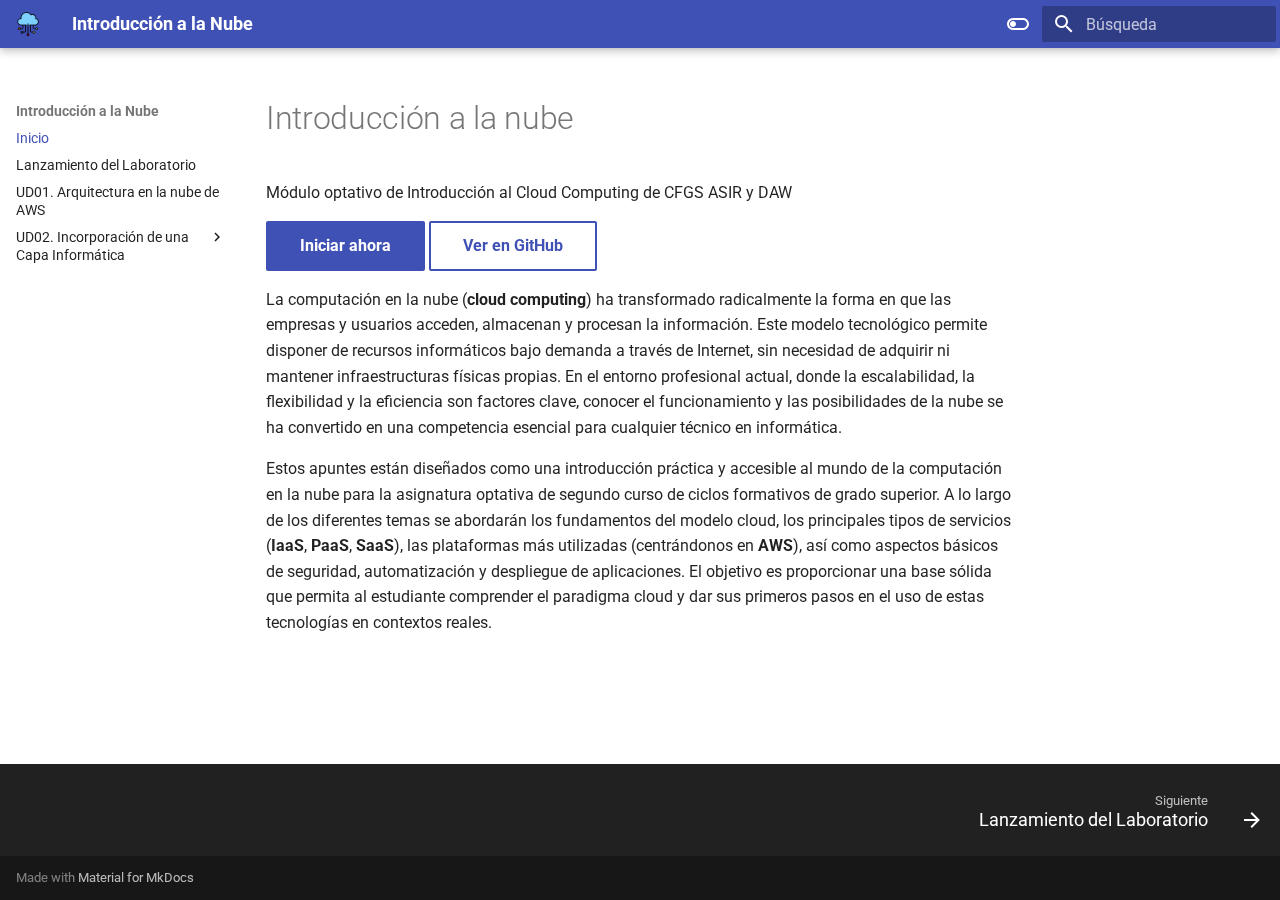
<file: index.html>
<!doctype html>
<html lang="es" class="no-js">
  <head>
    
      <meta charset="utf-8">
      <meta name="viewport" content="width=device-width,initial-scale=1">
      
        <meta name="description" content="Introducción a la nube">
      
      
      
      
      
        <link rel="next" href="practica00.html">
      
      
      <link rel="icon" href="images/cloud-computing.png">
      <meta name="generator" content="mkdocs-1.6.1, mkdocs-material-9.6.15">
    
    
      
        <title>Inicio - Introducción a la Nube</title>
      
    
    
      <link rel="stylesheet" href="assets/stylesheets/main.342714a4.min.css">
      
        
        <link rel="stylesheet" href="assets/stylesheets/palette.06af60db.min.css">
      
      


    
    
      
    
    
      
        
        
        <link rel="preconnect" href="https://fonts.gstatic.com" crossorigin>
        <link rel="stylesheet" href="https://fonts.googleapis.com/css?family=Roboto:300,300i,400,400i,700,700i%7CRoboto+Mono:400,400i,700,700i&display=fallback">
        <style>:root{--md-text-font:"Roboto";--md-code-font:"Roboto Mono"}</style>
      
    
    
      <link rel="stylesheet" href="css/extra.css">
    
    <script>__md_scope=new URL(".",location),__md_hash=e=>[...e].reduce(((e,_)=>(e<<5)-e+_.charCodeAt(0)),0),__md_get=(e,_=localStorage,t=__md_scope)=>JSON.parse(_.getItem(t.pathname+"."+e)),__md_set=(e,_,t=localStorage,a=__md_scope)=>{try{t.setItem(a.pathname+"."+e,JSON.stringify(_))}catch(e){}}</script>
    
      

    
    
    
  </head>
  
  
    
    
      
    
    
    
    
    <body dir="ltr" data-md-color-scheme="default" data-md-color-primary="indigo" data-md-color-accent="light-blue">
  
    
    <input class="md-toggle" data-md-toggle="drawer" type="checkbox" id="__drawer" autocomplete="off">
    <input class="md-toggle" data-md-toggle="search" type="checkbox" id="__search" autocomplete="off">
    <label class="md-overlay" for="__drawer"></label>
    <div data-md-component="skip">
      
        
        <a href="#introduccion-a-la-nube" class="md-skip">
          Saltar a contenido
        </a>
      
    </div>
    <div data-md-component="announce">
      
    </div>
    
    
      

  

<header class="md-header md-header--shadow" data-md-component="header">
  <nav class="md-header__inner md-grid" aria-label="Cabecera">
    <a href="index.html" title="Introducción a la Nube" class="md-header__button md-logo" aria-label="Introducción a la Nube" data-md-component="logo">
      
  <img src="images/cloud-computing.png" alt="logo">

    </a>
    <label class="md-header__button md-icon" for="__drawer">
      
      <svg xmlns="http://www.w3.org/2000/svg" viewBox="0 0 24 24"><path d="M3 6h18v2H3zm0 5h18v2H3zm0 5h18v2H3z"/></svg>
    </label>
    <div class="md-header__title" data-md-component="header-title">
      <div class="md-header__ellipsis">
        <div class="md-header__topic">
          <span class="md-ellipsis">
            Introducción a la Nube
          </span>
        </div>
        <div class="md-header__topic" data-md-component="header-topic">
          <span class="md-ellipsis">
            
              Inicio
            
          </span>
        </div>
      </div>
    </div>
    
      
        <form class="md-header__option" data-md-component="palette">
  
    
    
    
    <input class="md-option" data-md-color-media="" data-md-color-scheme="default" data-md-color-primary="indigo" data-md-color-accent="light-blue"  aria-label="Cambiar a modo noche"  type="radio" name="__palette" id="__palette_0">
    
      <label class="md-header__button md-icon" title="Cambiar a modo noche" for="__palette_1" hidden>
        <svg xmlns="http://www.w3.org/2000/svg" viewBox="0 0 24 24"><path d="M17 6H7c-3.31 0-6 2.69-6 6s2.69 6 6 6h10c3.31 0 6-2.69 6-6s-2.69-6-6-6m0 10H7c-2.21 0-4-1.79-4-4s1.79-4 4-4h10c2.21 0 4 1.79 4 4s-1.79 4-4 4M7 9c-1.66 0-3 1.34-3 3s1.34 3 3 3 3-1.34 3-3-1.34-3-3-3"/></svg>
      </label>
    
  
    
    
    
    <input class="md-option" data-md-color-media="" data-md-color-scheme="slate" data-md-color-primary="indigo" data-md-color-accent="light-blue"  aria-label="Cambiar a modo día"  type="radio" name="__palette" id="__palette_1">
    
      <label class="md-header__button md-icon" title="Cambiar a modo día" for="__palette_0" hidden>
        <svg xmlns="http://www.w3.org/2000/svg" viewBox="0 0 24 24"><path d="M17 7H7a5 5 0 0 0-5 5 5 5 0 0 0 5 5h10a5 5 0 0 0 5-5 5 5 0 0 0-5-5m0 8a3 3 0 0 1-3-3 3 3 0 0 1 3-3 3 3 0 0 1 3 3 3 3 0 0 1-3 3"/></svg>
      </label>
    
  
</form>
      
    
    
      <script>var palette=__md_get("__palette");if(palette&&palette.color){if("(prefers-color-scheme)"===palette.color.media){var media=matchMedia("(prefers-color-scheme: light)"),input=document.querySelector(media.matches?"[data-md-color-media='(prefers-color-scheme: light)']":"[data-md-color-media='(prefers-color-scheme: dark)']");palette.color.media=input.getAttribute("data-md-color-media"),palette.color.scheme=input.getAttribute("data-md-color-scheme"),palette.color.primary=input.getAttribute("data-md-color-primary"),palette.color.accent=input.getAttribute("data-md-color-accent")}for(var[key,value]of Object.entries(palette.color))document.body.setAttribute("data-md-color-"+key,value)}</script>
    
    
    
      
      
        <label class="md-header__button md-icon" for="__search">
          
          <svg xmlns="http://www.w3.org/2000/svg" viewBox="0 0 24 24"><path d="M9.5 3A6.5 6.5 0 0 1 16 9.5c0 1.61-.59 3.09-1.56 4.23l.27.27h.79l5 5-1.5 1.5-5-5v-.79l-.27-.27A6.52 6.52 0 0 1 9.5 16 6.5 6.5 0 0 1 3 9.5 6.5 6.5 0 0 1 9.5 3m0 2C7 5 5 7 5 9.5S7 14 9.5 14 14 12 14 9.5 12 5 9.5 5"/></svg>
        </label>
        <div class="md-search" data-md-component="search" role="dialog">
  <label class="md-search__overlay" for="__search"></label>
  <div class="md-search__inner" role="search">
    <form class="md-search__form" name="search">
      <input type="text" class="md-search__input" name="query" aria-label="Búsqueda" placeholder="Búsqueda" autocapitalize="off" autocorrect="off" autocomplete="off" spellcheck="false" data-md-component="search-query" required>
      <label class="md-search__icon md-icon" for="__search">
        
        <svg xmlns="http://www.w3.org/2000/svg" viewBox="0 0 24 24"><path d="M9.5 3A6.5 6.5 0 0 1 16 9.5c0 1.61-.59 3.09-1.56 4.23l.27.27h.79l5 5-1.5 1.5-5-5v-.79l-.27-.27A6.52 6.52 0 0 1 9.5 16 6.5 6.5 0 0 1 3 9.5 6.5 6.5 0 0 1 9.5 3m0 2C7 5 5 7 5 9.5S7 14 9.5 14 14 12 14 9.5 12 5 9.5 5"/></svg>
        
        <svg xmlns="http://www.w3.org/2000/svg" viewBox="0 0 24 24"><path d="M20 11v2H8l5.5 5.5-1.42 1.42L4.16 12l7.92-7.92L13.5 5.5 8 11z"/></svg>
      </label>
      <nav class="md-search__options" aria-label="Buscar">
        
        <button type="reset" class="md-search__icon md-icon" title="Limpiar" aria-label="Limpiar" tabindex="-1">
          
          <svg xmlns="http://www.w3.org/2000/svg" viewBox="0 0 24 24"><path d="M19 6.41 17.59 5 12 10.59 6.41 5 5 6.41 10.59 12 5 17.59 6.41 19 12 13.41 17.59 19 19 17.59 13.41 12z"/></svg>
        </button>
      </nav>
      
    </form>
    <div class="md-search__output">
      <div class="md-search__scrollwrap" tabindex="0" data-md-scrollfix>
        <div class="md-search-result" data-md-component="search-result">
          <div class="md-search-result__meta">
            Inicializando búsqueda
          </div>
          <ol class="md-search-result__list" role="presentation"></ol>
        </div>
      </div>
    </div>
  </div>
</div>
      
    
    
  </nav>
  
</header>
    
    <div class="md-container" data-md-component="container">
      
      
        
          
        
      
      <main class="md-main" data-md-component="main">
        <div class="md-main__inner md-grid">
          
            
              
              <div class="md-sidebar md-sidebar--primary" data-md-component="sidebar" data-md-type="navigation" >
                <div class="md-sidebar__scrollwrap">
                  <div class="md-sidebar__inner">
                    



<nav class="md-nav md-nav--primary" aria-label="Navegación" data-md-level="0">
  <label class="md-nav__title" for="__drawer">
    <a href="index.html" title="Introducción a la Nube" class="md-nav__button md-logo" aria-label="Introducción a la Nube" data-md-component="logo">
      
  <img src="images/cloud-computing.png" alt="logo">

    </a>
    Introducción a la Nube
  </label>
  
  <ul class="md-nav__list" data-md-scrollfix>
    
      
      
  
  
    
  
  
  
    <li class="md-nav__item md-nav__item--active">
      
      <input class="md-nav__toggle md-toggle" type="checkbox" id="__toc">
      
      
        
      
      
      <a href="index.html" class="md-nav__link md-nav__link--active">
        
  
  
  <span class="md-ellipsis">
    Inicio
    
  </span>
  

      </a>
      
    </li>
  

    
      
      
  
  
  
  
    <li class="md-nav__item">
      <a href="practica00.html" class="md-nav__link">
        
  
  
  <span class="md-ellipsis">
    Lanzamiento del Laboratorio
    
  </span>
  

      </a>
    </li>
  

    
      
      
  
  
  
  
    <li class="md-nav__item">
      <a href="ud01.html" class="md-nav__link">
        
  
  
  <span class="md-ellipsis">
    UD01. Arquitectura en la nube de AWS
    
  </span>
  

      </a>
    </li>
  

    
      
      
  
  
  
  
    
    
      
        
      
        
      
    
    
    
    
    <li class="md-nav__item md-nav__item--nested">
      
        
        
        <input class="md-nav__toggle md-toggle " type="checkbox" id="__nav_4" >
        
          
          <label class="md-nav__link" for="__nav_4" id="__nav_4_label" tabindex="0">
            
  
  
  <span class="md-ellipsis">
    UD02. Incorporación de una Capa Informática
    
  </span>
  

            <span class="md-nav__icon md-icon"></span>
          </label>
        
        <nav class="md-nav" data-md-level="1" aria-labelledby="__nav_4_label" aria-expanded="false">
          <label class="md-nav__title" for="__nav_4">
            <span class="md-nav__icon md-icon"></span>
            UD02. Incorporación de una Capa Informática
          </label>
          <ul class="md-nav__list" data-md-scrollfix>
            
              
                
  
  
  
  
    <li class="md-nav__item">
      <a href="ud02.md" class="md-nav__link">
        
  
  
  <span class="md-ellipsis">
    Capa Informática
    
  </span>
  

      </a>
    </li>
  

              
            
              
                
  
  
  
  
    <li class="md-nav__item">
      <a href="practica02.md" class="md-nav__link">
        
  
  
  <span class="md-ellipsis">
    Prácticas
    
  </span>
  

      </a>
    </li>
  

              
            
          </ul>
        </nav>
      
    </li>
  

    
  </ul>
</nav>
                  </div>
                </div>
              </div>
            
            
              
              <div class="md-sidebar md-sidebar--secondary" data-md-component="sidebar" data-md-type="toc" >
                <div class="md-sidebar__scrollwrap">
                  <div class="md-sidebar__inner">
                    

<nav class="md-nav md-nav--secondary" aria-label="Tabla de contenidos">
  
  
  
    
  
  
</nav>
                  </div>
                </div>
              </div>
            
          
          
            <div class="md-content" data-md-component="content">
              <article class="md-content__inner md-typeset">
                
                  



<h1 id="introduccion-a-la-nube">Introducción a la nube</h1>
<p>Módulo optativo de Introducción al Cloud Computing de CFGS ASIR y DAW</p>
<p><a class="md-button md-button--primary" href="practica00.html">Iniciar ahora</a>
<a class="md-button" href="https://github.com/jrpellicer/cloud">Ver en GitHub</a></p>
<p>La computación en la nube (<strong>cloud computing</strong>) ha transformado radicalmente la forma en que las empresas y usuarios acceden, almacenan y procesan la información. Este modelo tecnológico permite disponer de recursos informáticos bajo demanda a través de Internet, sin necesidad de adquirir ni mantener infraestructuras físicas propias. En el entorno profesional actual, donde la escalabilidad, la flexibilidad y la eficiencia son factores clave, conocer el funcionamiento y las posibilidades de la nube se ha convertido en una competencia esencial para cualquier técnico en informática.</p>
<p>Estos apuntes están diseñados como una introducción práctica y accesible al mundo de la computación en la nube para la asignatura optativa de segundo curso de ciclos formativos de grado superior. A lo largo de los diferentes temas se abordarán los fundamentos del modelo cloud, los principales tipos de servicios (<strong>IaaS</strong>, <strong>PaaS</strong>, <strong>SaaS</strong>), las plataformas más utilizadas (centrándonos en <strong>AWS</strong>), así como aspectos básicos de seguridad, automatización y despliegue de aplicaciones. El objetivo es proporcionar una base sólida que permita al estudiante comprender el paradigma cloud y dar sus primeros pasos en el uso de estas tecnologías en contextos reales.</p>







  
  






                
              </article>
            </div>
          
          
<script>var target=document.getElementById(location.hash.slice(1));target&&target.name&&(target.checked=target.name.startsWith("__tabbed_"))</script>
        </div>
        
          <button type="button" class="md-top md-icon" data-md-component="top" hidden>
  
  <svg xmlns="http://www.w3.org/2000/svg" viewBox="0 0 24 24"><path d="M13 20h-2V8l-5.5 5.5-1.42-1.42L12 4.16l7.92 7.92-1.42 1.42L13 8z"/></svg>
  Volver al principio
</button>
        
      </main>
      
        <footer class="md-footer">
  
    
      
      <nav class="md-footer__inner md-grid" aria-label="Pie" >
        
        
          
          <a href="practica00.html" class="md-footer__link md-footer__link--next" aria-label="Siguiente: Lanzamiento del Laboratorio">
            <div class="md-footer__title">
              <span class="md-footer__direction">
                Siguiente
              </span>
              <div class="md-ellipsis">
                Lanzamiento del Laboratorio
              </div>
            </div>
            <div class="md-footer__button md-icon">
              
              <svg xmlns="http://www.w3.org/2000/svg" viewBox="0 0 24 24"><path d="M4 11v2h12l-5.5 5.5 1.42 1.42L19.84 12l-7.92-7.92L10.5 5.5 16 11z"/></svg>
            </div>
          </a>
        
      </nav>
    
  
  <div class="md-footer-meta md-typeset">
    <div class="md-footer-meta__inner md-grid">
      <div class="md-copyright">
  
  
    Made with
    <a href="https://squidfunk.github.io/mkdocs-material/" target="_blank" rel="noopener">
      Material for MkDocs
    </a>
  
</div>
      
    </div>
  </div>
</footer>
      
    </div>
    <div class="md-dialog" data-md-component="dialog">
      <div class="md-dialog__inner md-typeset"></div>
    </div>
    
    
    
      
      <script id="__config" type="application/json">{"base": ".", "features": ["header.autohide", "navigation.top", "navigation.tracking", "navigation.footer", "navigation.indexes", "content.code.annotate", "announce.dismiss", "toc.follow", "content.code.copy"], "search": "assets/javascripts/workers/search.d50fe291.min.js", "tags": null, "translations": {"clipboard.copied": "Copiado al portapapeles", "clipboard.copy": "Copiar al portapapeles", "search.result.more.one": "1 m\u00e1s en esta p\u00e1gina", "search.result.more.other": "# m\u00e1s en esta p\u00e1gina", "search.result.none": "No se encontraron documentos", "search.result.one": "1 documento encontrado", "search.result.other": "# documentos encontrados", "search.result.placeholder": "Teclee para comenzar b\u00fasqueda", "search.result.term.missing": "Falta", "select.version": "Seleccionar versi\u00f3n"}, "version": null}</script>
    
    
      <script src="assets/javascripts/bundle.56ea9cef.min.js"></script>
      
    
  </body>
</html>
</file>
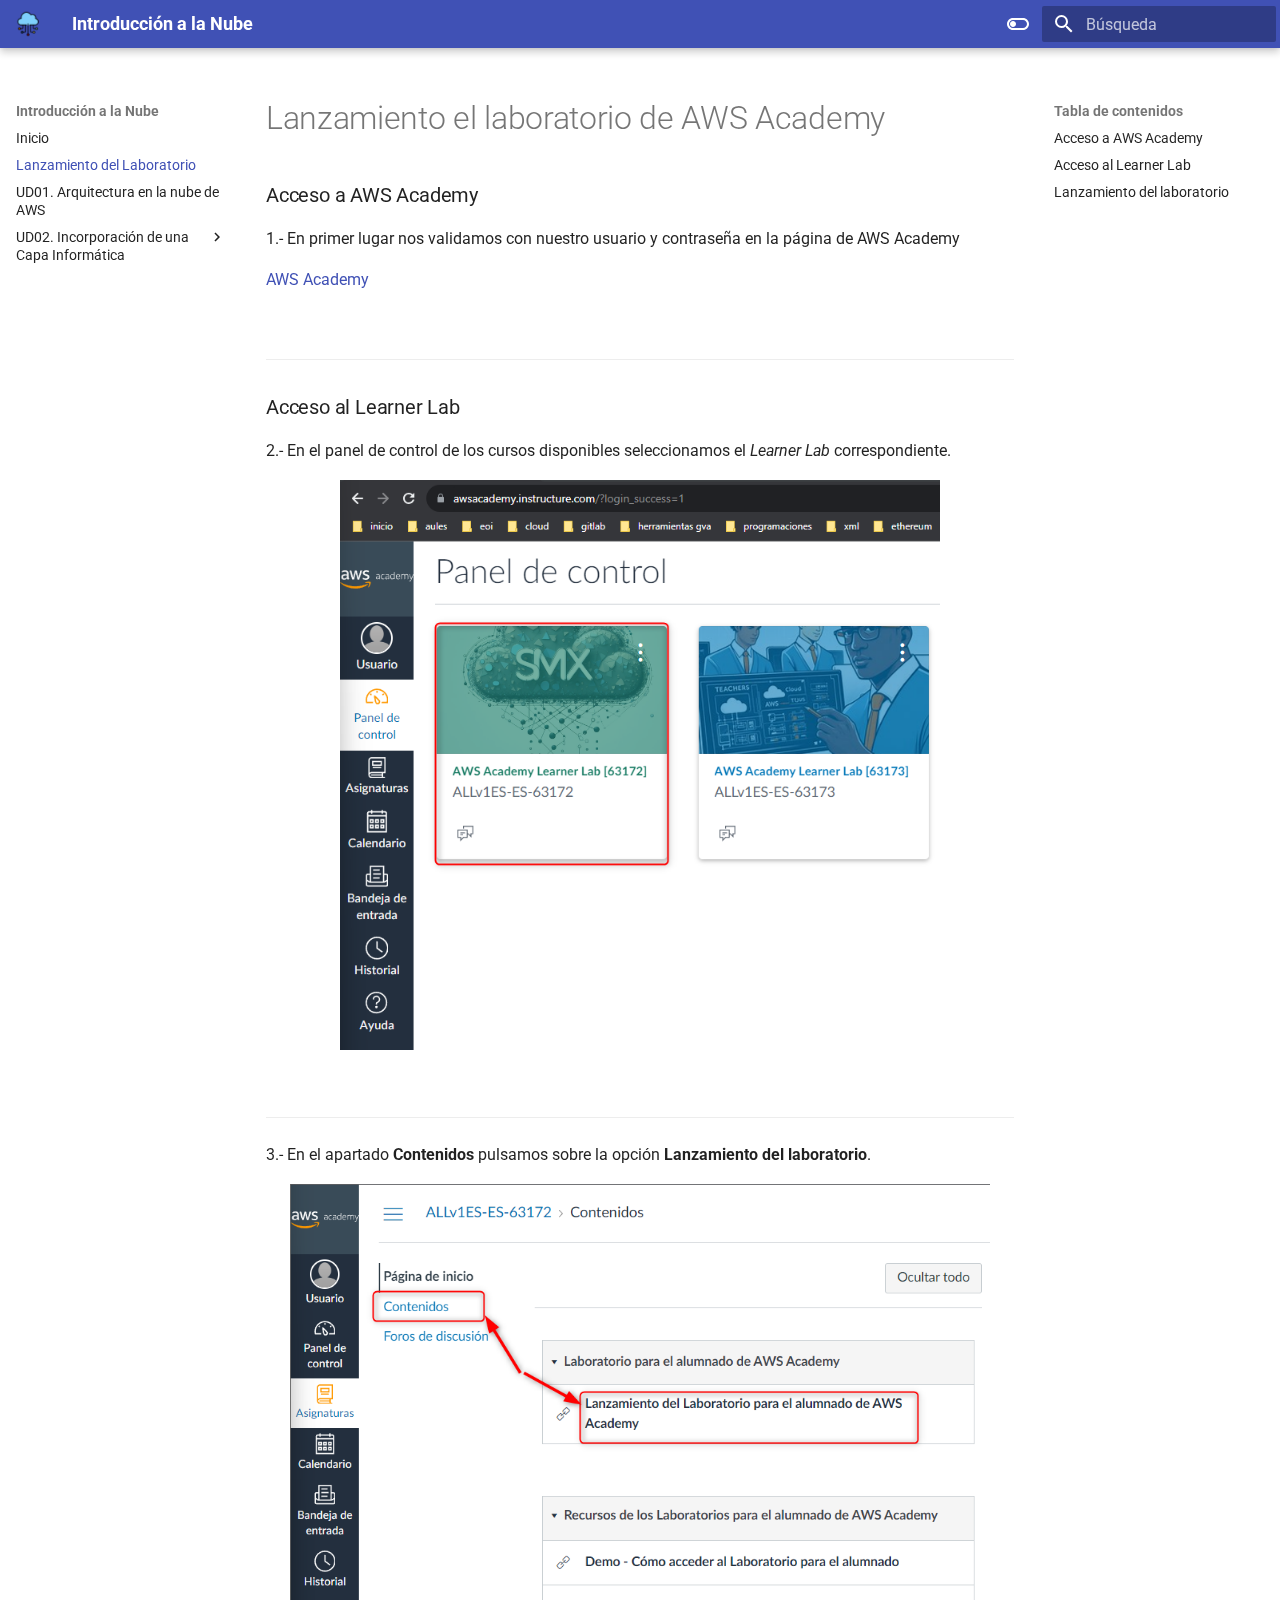
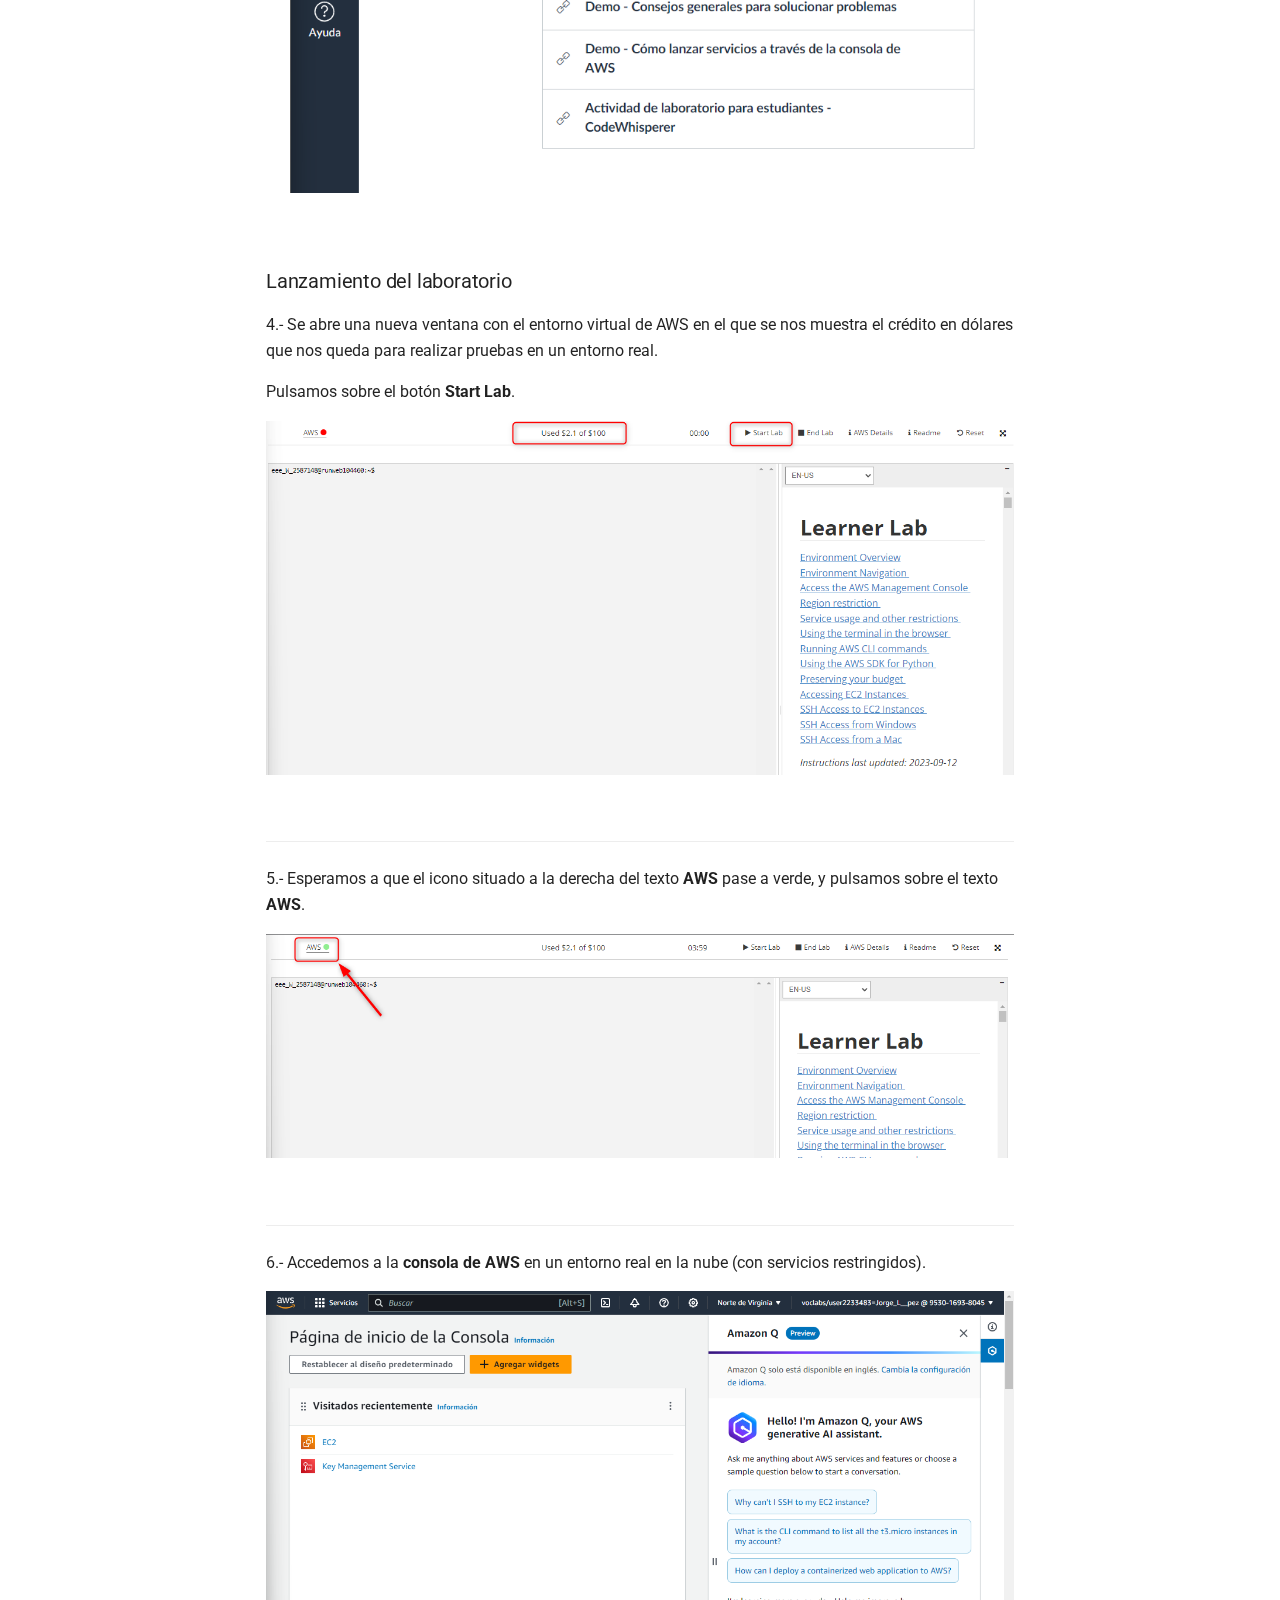
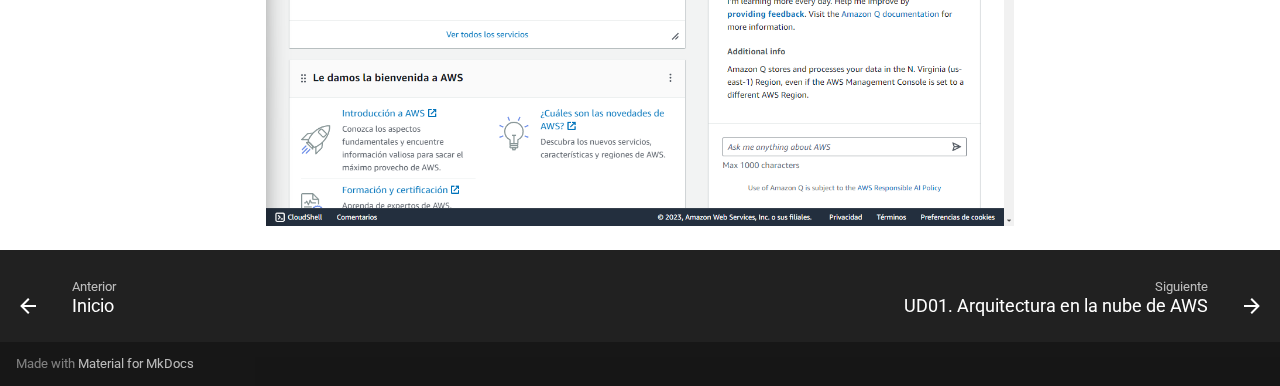
<file: practica00.html>
<!doctype html>
<html lang="es" class="no-js">
  <head>
    
      <meta charset="utf-8">
      <meta name="viewport" content="width=device-width,initial-scale=1">
      
      
      
      
        <link rel="prev" href="index.html">
      
      
        <link rel="next" href="ud01.html">
      
      
      <link rel="icon" href="images/cloud-computing.png">
      <meta name="generator" content="mkdocs-1.6.1, mkdocs-material-9.6.15">
    
    
      
        <title>Lanzamiento del Laboratorio - Introducción a la Nube</title>
      
    
    
      <link rel="stylesheet" href="assets/stylesheets/main.342714a4.min.css">
      
        
        <link rel="stylesheet" href="assets/stylesheets/palette.06af60db.min.css">
      
      


    
    
      
    
    
      
        
        
        <link rel="preconnect" href="https://fonts.gstatic.com" crossorigin>
        <link rel="stylesheet" href="https://fonts.googleapis.com/css?family=Roboto:300,300i,400,400i,700,700i%7CRoboto+Mono:400,400i,700,700i&display=fallback">
        <style>:root{--md-text-font:"Roboto";--md-code-font:"Roboto Mono"}</style>
      
    
    
      <link rel="stylesheet" href="css/extra.css">
    
    <script>__md_scope=new URL(".",location),__md_hash=e=>[...e].reduce(((e,_)=>(e<<5)-e+_.charCodeAt(0)),0),__md_get=(e,_=localStorage,t=__md_scope)=>JSON.parse(_.getItem(t.pathname+"."+e)),__md_set=(e,_,t=localStorage,a=__md_scope)=>{try{t.setItem(a.pathname+"."+e,JSON.stringify(_))}catch(e){}}</script>
    
      

    
    
    
  </head>
  
  
    
    
      
    
    
    
    
    <body dir="ltr" data-md-color-scheme="default" data-md-color-primary="indigo" data-md-color-accent="light-blue">
  
    
    <input class="md-toggle" data-md-toggle="drawer" type="checkbox" id="__drawer" autocomplete="off">
    <input class="md-toggle" data-md-toggle="search" type="checkbox" id="__search" autocomplete="off">
    <label class="md-overlay" for="__drawer"></label>
    <div data-md-component="skip">
      
        
        <a href="#lanzamiento-el-laboratorio-de-aws-academy" class="md-skip">
          Saltar a contenido
        </a>
      
    </div>
    <div data-md-component="announce">
      
    </div>
    
    
      

  

<header class="md-header md-header--shadow" data-md-component="header">
  <nav class="md-header__inner md-grid" aria-label="Cabecera">
    <a href="index.html" title="Introducción a la Nube" class="md-header__button md-logo" aria-label="Introducción a la Nube" data-md-component="logo">
      
  <img src="images/cloud-computing.png" alt="logo">

    </a>
    <label class="md-header__button md-icon" for="__drawer">
      
      <svg xmlns="http://www.w3.org/2000/svg" viewBox="0 0 24 24"><path d="M3 6h18v2H3zm0 5h18v2H3zm0 5h18v2H3z"/></svg>
    </label>
    <div class="md-header__title" data-md-component="header-title">
      <div class="md-header__ellipsis">
        <div class="md-header__topic">
          <span class="md-ellipsis">
            Introducción a la Nube
          </span>
        </div>
        <div class="md-header__topic" data-md-component="header-topic">
          <span class="md-ellipsis">
            
              Lanzamiento del Laboratorio
            
          </span>
        </div>
      </div>
    </div>
    
      
        <form class="md-header__option" data-md-component="palette">
  
    
    
    
    <input class="md-option" data-md-color-media="" data-md-color-scheme="default" data-md-color-primary="indigo" data-md-color-accent="light-blue"  aria-label="Cambiar a modo noche"  type="radio" name="__palette" id="__palette_0">
    
      <label class="md-header__button md-icon" title="Cambiar a modo noche" for="__palette_1" hidden>
        <svg xmlns="http://www.w3.org/2000/svg" viewBox="0 0 24 24"><path d="M17 6H7c-3.31 0-6 2.69-6 6s2.69 6 6 6h10c3.31 0 6-2.69 6-6s-2.69-6-6-6m0 10H7c-2.21 0-4-1.79-4-4s1.79-4 4-4h10c2.21 0 4 1.79 4 4s-1.79 4-4 4M7 9c-1.66 0-3 1.34-3 3s1.34 3 3 3 3-1.34 3-3-1.34-3-3-3"/></svg>
      </label>
    
  
    
    
    
    <input class="md-option" data-md-color-media="" data-md-color-scheme="slate" data-md-color-primary="indigo" data-md-color-accent="light-blue"  aria-label="Cambiar a modo día"  type="radio" name="__palette" id="__palette_1">
    
      <label class="md-header__button md-icon" title="Cambiar a modo día" for="__palette_0" hidden>
        <svg xmlns="http://www.w3.org/2000/svg" viewBox="0 0 24 24"><path d="M17 7H7a5 5 0 0 0-5 5 5 5 0 0 0 5 5h10a5 5 0 0 0 5-5 5 5 0 0 0-5-5m0 8a3 3 0 0 1-3-3 3 3 0 0 1 3-3 3 3 0 0 1 3 3 3 3 0 0 1-3 3"/></svg>
      </label>
    
  
</form>
      
    
    
      <script>var palette=__md_get("__palette");if(palette&&palette.color){if("(prefers-color-scheme)"===palette.color.media){var media=matchMedia("(prefers-color-scheme: light)"),input=document.querySelector(media.matches?"[data-md-color-media='(prefers-color-scheme: light)']":"[data-md-color-media='(prefers-color-scheme: dark)']");palette.color.media=input.getAttribute("data-md-color-media"),palette.color.scheme=input.getAttribute("data-md-color-scheme"),palette.color.primary=input.getAttribute("data-md-color-primary"),palette.color.accent=input.getAttribute("data-md-color-accent")}for(var[key,value]of Object.entries(palette.color))document.body.setAttribute("data-md-color-"+key,value)}</script>
    
    
    
      
      
        <label class="md-header__button md-icon" for="__search">
          
          <svg xmlns="http://www.w3.org/2000/svg" viewBox="0 0 24 24"><path d="M9.5 3A6.5 6.5 0 0 1 16 9.5c0 1.61-.59 3.09-1.56 4.23l.27.27h.79l5 5-1.5 1.5-5-5v-.79l-.27-.27A6.52 6.52 0 0 1 9.5 16 6.5 6.5 0 0 1 3 9.5 6.5 6.5 0 0 1 9.5 3m0 2C7 5 5 7 5 9.5S7 14 9.5 14 14 12 14 9.5 12 5 9.5 5"/></svg>
        </label>
        <div class="md-search" data-md-component="search" role="dialog">
  <label class="md-search__overlay" for="__search"></label>
  <div class="md-search__inner" role="search">
    <form class="md-search__form" name="search">
      <input type="text" class="md-search__input" name="query" aria-label="Búsqueda" placeholder="Búsqueda" autocapitalize="off" autocorrect="off" autocomplete="off" spellcheck="false" data-md-component="search-query" required>
      <label class="md-search__icon md-icon" for="__search">
        
        <svg xmlns="http://www.w3.org/2000/svg" viewBox="0 0 24 24"><path d="M9.5 3A6.5 6.5 0 0 1 16 9.5c0 1.61-.59 3.09-1.56 4.23l.27.27h.79l5 5-1.5 1.5-5-5v-.79l-.27-.27A6.52 6.52 0 0 1 9.5 16 6.5 6.5 0 0 1 3 9.5 6.5 6.5 0 0 1 9.5 3m0 2C7 5 5 7 5 9.5S7 14 9.5 14 14 12 14 9.5 12 5 9.5 5"/></svg>
        
        <svg xmlns="http://www.w3.org/2000/svg" viewBox="0 0 24 24"><path d="M20 11v2H8l5.5 5.5-1.42 1.42L4.16 12l7.92-7.92L13.5 5.5 8 11z"/></svg>
      </label>
      <nav class="md-search__options" aria-label="Buscar">
        
        <button type="reset" class="md-search__icon md-icon" title="Limpiar" aria-label="Limpiar" tabindex="-1">
          
          <svg xmlns="http://www.w3.org/2000/svg" viewBox="0 0 24 24"><path d="M19 6.41 17.59 5 12 10.59 6.41 5 5 6.41 10.59 12 5 17.59 6.41 19 12 13.41 17.59 19 19 17.59 13.41 12z"/></svg>
        </button>
      </nav>
      
    </form>
    <div class="md-search__output">
      <div class="md-search__scrollwrap" tabindex="0" data-md-scrollfix>
        <div class="md-search-result" data-md-component="search-result">
          <div class="md-search-result__meta">
            Inicializando búsqueda
          </div>
          <ol class="md-search-result__list" role="presentation"></ol>
        </div>
      </div>
    </div>
  </div>
</div>
      
    
    
  </nav>
  
</header>
    
    <div class="md-container" data-md-component="container">
      
      
        
          
        
      
      <main class="md-main" data-md-component="main">
        <div class="md-main__inner md-grid">
          
            
              
              <div class="md-sidebar md-sidebar--primary" data-md-component="sidebar" data-md-type="navigation" >
                <div class="md-sidebar__scrollwrap">
                  <div class="md-sidebar__inner">
                    



<nav class="md-nav md-nav--primary" aria-label="Navegación" data-md-level="0">
  <label class="md-nav__title" for="__drawer">
    <a href="index.html" title="Introducción a la Nube" class="md-nav__button md-logo" aria-label="Introducción a la Nube" data-md-component="logo">
      
  <img src="images/cloud-computing.png" alt="logo">

    </a>
    Introducción a la Nube
  </label>
  
  <ul class="md-nav__list" data-md-scrollfix>
    
      
      
  
  
  
  
    <li class="md-nav__item">
      <a href="index.html" class="md-nav__link">
        
  
  
  <span class="md-ellipsis">
    Inicio
    
  </span>
  

      </a>
    </li>
  

    
      
      
  
  
    
  
  
  
    <li class="md-nav__item md-nav__item--active">
      
      <input class="md-nav__toggle md-toggle" type="checkbox" id="__toc">
      
      
        
      
      
        <label class="md-nav__link md-nav__link--active" for="__toc">
          
  
  
  <span class="md-ellipsis">
    Lanzamiento del Laboratorio
    
  </span>
  

          <span class="md-nav__icon md-icon"></span>
        </label>
      
      <a href="practica00.html" class="md-nav__link md-nav__link--active">
        
  
  
  <span class="md-ellipsis">
    Lanzamiento del Laboratorio
    
  </span>
  

      </a>
      
        

<nav class="md-nav md-nav--secondary" aria-label="Tabla de contenidos">
  
  
  
    
  
  
    <label class="md-nav__title" for="__toc">
      <span class="md-nav__icon md-icon"></span>
      Tabla de contenidos
    </label>
    <ul class="md-nav__list" data-md-component="toc" data-md-scrollfix>
      
        <li class="md-nav__item">
  <a href="#acceso-a-aws-academy" class="md-nav__link">
    <span class="md-ellipsis">
      Acceso a AWS Academy
    </span>
  </a>
  
</li>
      
        <li class="md-nav__item">
  <a href="#acceso-al-learner-lab" class="md-nav__link">
    <span class="md-ellipsis">
      Acceso al Learner Lab
    </span>
  </a>
  
</li>
      
        <li class="md-nav__item">
  <a href="#lanzamiento-del-laboratorio" class="md-nav__link">
    <span class="md-ellipsis">
      Lanzamiento del laboratorio
    </span>
  </a>
  
</li>
      
    </ul>
  
</nav>
      
    </li>
  

    
      
      
  
  
  
  
    <li class="md-nav__item">
      <a href="ud01.html" class="md-nav__link">
        
  
  
  <span class="md-ellipsis">
    UD01. Arquitectura en la nube de AWS
    
  </span>
  

      </a>
    </li>
  

    
      
      
  
  
  
  
    
    
      
        
      
        
      
    
    
    
    
    <li class="md-nav__item md-nav__item--nested">
      
        
        
        <input class="md-nav__toggle md-toggle " type="checkbox" id="__nav_4" >
        
          
          <label class="md-nav__link" for="__nav_4" id="__nav_4_label" tabindex="0">
            
  
  
  <span class="md-ellipsis">
    UD02. Incorporación de una Capa Informática
    
  </span>
  

            <span class="md-nav__icon md-icon"></span>
          </label>
        
        <nav class="md-nav" data-md-level="1" aria-labelledby="__nav_4_label" aria-expanded="false">
          <label class="md-nav__title" for="__nav_4">
            <span class="md-nav__icon md-icon"></span>
            UD02. Incorporación de una Capa Informática
          </label>
          <ul class="md-nav__list" data-md-scrollfix>
            
              
                
  
  
  
  
    <li class="md-nav__item">
      <a href="ud02.md" class="md-nav__link">
        
  
  
  <span class="md-ellipsis">
    Capa Informática
    
  </span>
  

      </a>
    </li>
  

              
            
              
                
  
  
  
  
    <li class="md-nav__item">
      <a href="practica02.md" class="md-nav__link">
        
  
  
  <span class="md-ellipsis">
    Prácticas
    
  </span>
  

      </a>
    </li>
  

              
            
          </ul>
        </nav>
      
    </li>
  

    
  </ul>
</nav>
                  </div>
                </div>
              </div>
            
            
              
              <div class="md-sidebar md-sidebar--secondary" data-md-component="sidebar" data-md-type="toc" >
                <div class="md-sidebar__scrollwrap">
                  <div class="md-sidebar__inner">
                    

<nav class="md-nav md-nav--secondary" aria-label="Tabla de contenidos">
  
  
  
    
  
  
    <label class="md-nav__title" for="__toc">
      <span class="md-nav__icon md-icon"></span>
      Tabla de contenidos
    </label>
    <ul class="md-nav__list" data-md-component="toc" data-md-scrollfix>
      
        <li class="md-nav__item">
  <a href="#acceso-a-aws-academy" class="md-nav__link">
    <span class="md-ellipsis">
      Acceso a AWS Academy
    </span>
  </a>
  
</li>
      
        <li class="md-nav__item">
  <a href="#acceso-al-learner-lab" class="md-nav__link">
    <span class="md-ellipsis">
      Acceso al Learner Lab
    </span>
  </a>
  
</li>
      
        <li class="md-nav__item">
  <a href="#lanzamiento-del-laboratorio" class="md-nav__link">
    <span class="md-ellipsis">
      Lanzamiento del laboratorio
    </span>
  </a>
  
</li>
      
    </ul>
  
</nav>
                  </div>
                </div>
              </div>
            
          
          
            <div class="md-content" data-md-component="content">
              <article class="md-content__inner md-typeset">
                
                  



<h1 id="lanzamiento-el-laboratorio-de-aws-academy">Lanzamiento el laboratorio de AWS Academy</h1>
<h3 id="acceso-a-aws-academy">Acceso a AWS Academy</h3>
<p>1.- En primer lugar nos validamos con nuestro usuario y contraseña en la página de AWS Academy</p>
<p><a href="https://www.awsacademy.com/">AWS Academy</a></p>
<p><br></p>
<hr />
<h3 id="acceso-al-learner-lab">Acceso al Learner Lab</h3>
<p>2.- En el panel de control de los cursos disponibles seleccionamos el <em>Learner Lab</em> correspondiente.</p>
<p><img src="./images/ud00/lab_01.png" width=600></p>
<p><br></p>
<hr />
<p>3.- En el apartado <strong>Contenidos</strong> pulsamos sobre la opción <strong>Lanzamiento del laboratorio</strong>.</p>
<p><img src="./images/ud00/lab_02.png" width=700></p>
<p><br></p>
<h3 id="lanzamiento-del-laboratorio">Lanzamiento del laboratorio</h3>
<p>4.- Se abre una nueva ventana con el entorno virtual de AWS en el que se nos muestra el crédito en dólares que nos queda para realizar pruebas en un entorno real.</p>
<p>Pulsamos sobre el botón <strong>Start Lab</strong>.</p>
<p><img src="./images/ud00/lab_03.png" width=900></p>
<p><br></p>
<hr />
<p>5.- Esperamos a que el icono situado a la derecha del texto <strong>AWS</strong> pase a verde, y pulsamos sobre el texto <strong>AWS</strong>. </p>
<p><img src="./images/ud00/lab_04.png" width=900></p>
<p><br></p>
<hr />
<p>6.- Accedemos a la <strong>consola de AWS</strong> en un entorno real en la nube (con servicios restringidos).</p>
<p><img src="./images/ud00/lab_05.png" width=900></p>







  
  






                
              </article>
            </div>
          
          
<script>var target=document.getElementById(location.hash.slice(1));target&&target.name&&(target.checked=target.name.startsWith("__tabbed_"))</script>
        </div>
        
          <button type="button" class="md-top md-icon" data-md-component="top" hidden>
  
  <svg xmlns="http://www.w3.org/2000/svg" viewBox="0 0 24 24"><path d="M13 20h-2V8l-5.5 5.5-1.42-1.42L12 4.16l7.92 7.92-1.42 1.42L13 8z"/></svg>
  Volver al principio
</button>
        
      </main>
      
        <footer class="md-footer">
  
    
      
      <nav class="md-footer__inner md-grid" aria-label="Pie" >
        
          
          <a href="index.html" class="md-footer__link md-footer__link--prev" aria-label="Anterior: Inicio">
            <div class="md-footer__button md-icon">
              
              <svg xmlns="http://www.w3.org/2000/svg" viewBox="0 0 24 24"><path d="M20 11v2H8l5.5 5.5-1.42 1.42L4.16 12l7.92-7.92L13.5 5.5 8 11z"/></svg>
            </div>
            <div class="md-footer__title">
              <span class="md-footer__direction">
                Anterior
              </span>
              <div class="md-ellipsis">
                Inicio
              </div>
            </div>
          </a>
        
        
          
          <a href="ud01.html" class="md-footer__link md-footer__link--next" aria-label="Siguiente: UD01. Arquitectura en la nube de AWS">
            <div class="md-footer__title">
              <span class="md-footer__direction">
                Siguiente
              </span>
              <div class="md-ellipsis">
                UD01. Arquitectura en la nube de AWS
              </div>
            </div>
            <div class="md-footer__button md-icon">
              
              <svg xmlns="http://www.w3.org/2000/svg" viewBox="0 0 24 24"><path d="M4 11v2h12l-5.5 5.5 1.42 1.42L19.84 12l-7.92-7.92L10.5 5.5 16 11z"/></svg>
            </div>
          </a>
        
      </nav>
    
  
  <div class="md-footer-meta md-typeset">
    <div class="md-footer-meta__inner md-grid">
      <div class="md-copyright">
  
  
    Made with
    <a href="https://squidfunk.github.io/mkdocs-material/" target="_blank" rel="noopener">
      Material for MkDocs
    </a>
  
</div>
      
    </div>
  </div>
</footer>
      
    </div>
    <div class="md-dialog" data-md-component="dialog">
      <div class="md-dialog__inner md-typeset"></div>
    </div>
    
    
    
      
      <script id="__config" type="application/json">{"base": ".", "features": ["header.autohide", "navigation.top", "navigation.tracking", "navigation.footer", "navigation.indexes", "content.code.annotate", "announce.dismiss", "toc.follow", "content.code.copy"], "search": "assets/javascripts/workers/search.d50fe291.min.js", "tags": null, "translations": {"clipboard.copied": "Copiado al portapapeles", "clipboard.copy": "Copiar al portapapeles", "search.result.more.one": "1 m\u00e1s en esta p\u00e1gina", "search.result.more.other": "# m\u00e1s en esta p\u00e1gina", "search.result.none": "No se encontraron documentos", "search.result.one": "1 documento encontrado", "search.result.other": "# documentos encontrados", "search.result.placeholder": "Teclee para comenzar b\u00fasqueda", "search.result.term.missing": "Falta", "select.version": "Seleccionar versi\u00f3n"}, "version": null}</script>
    
    
      <script src="assets/javascripts/bundle.56ea9cef.min.js"></script>
      
    
  </body>
</html>
</file>
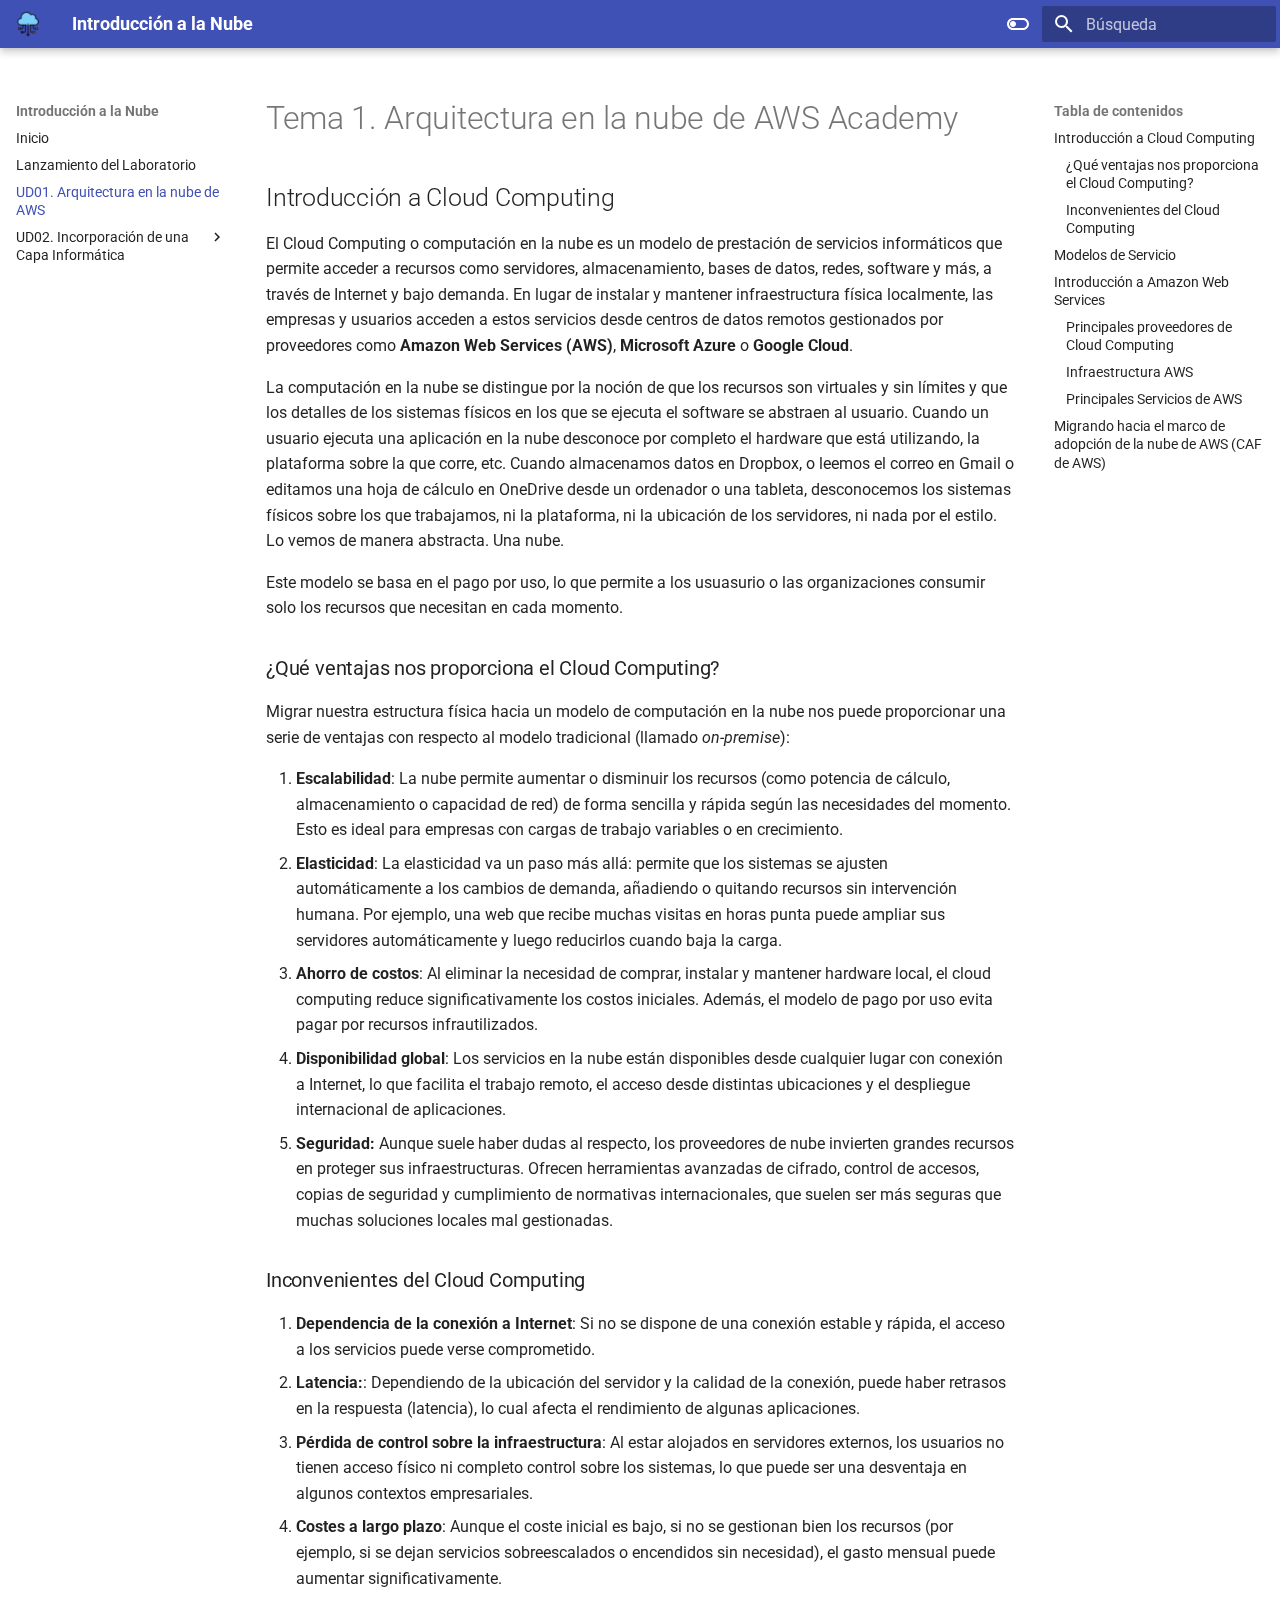
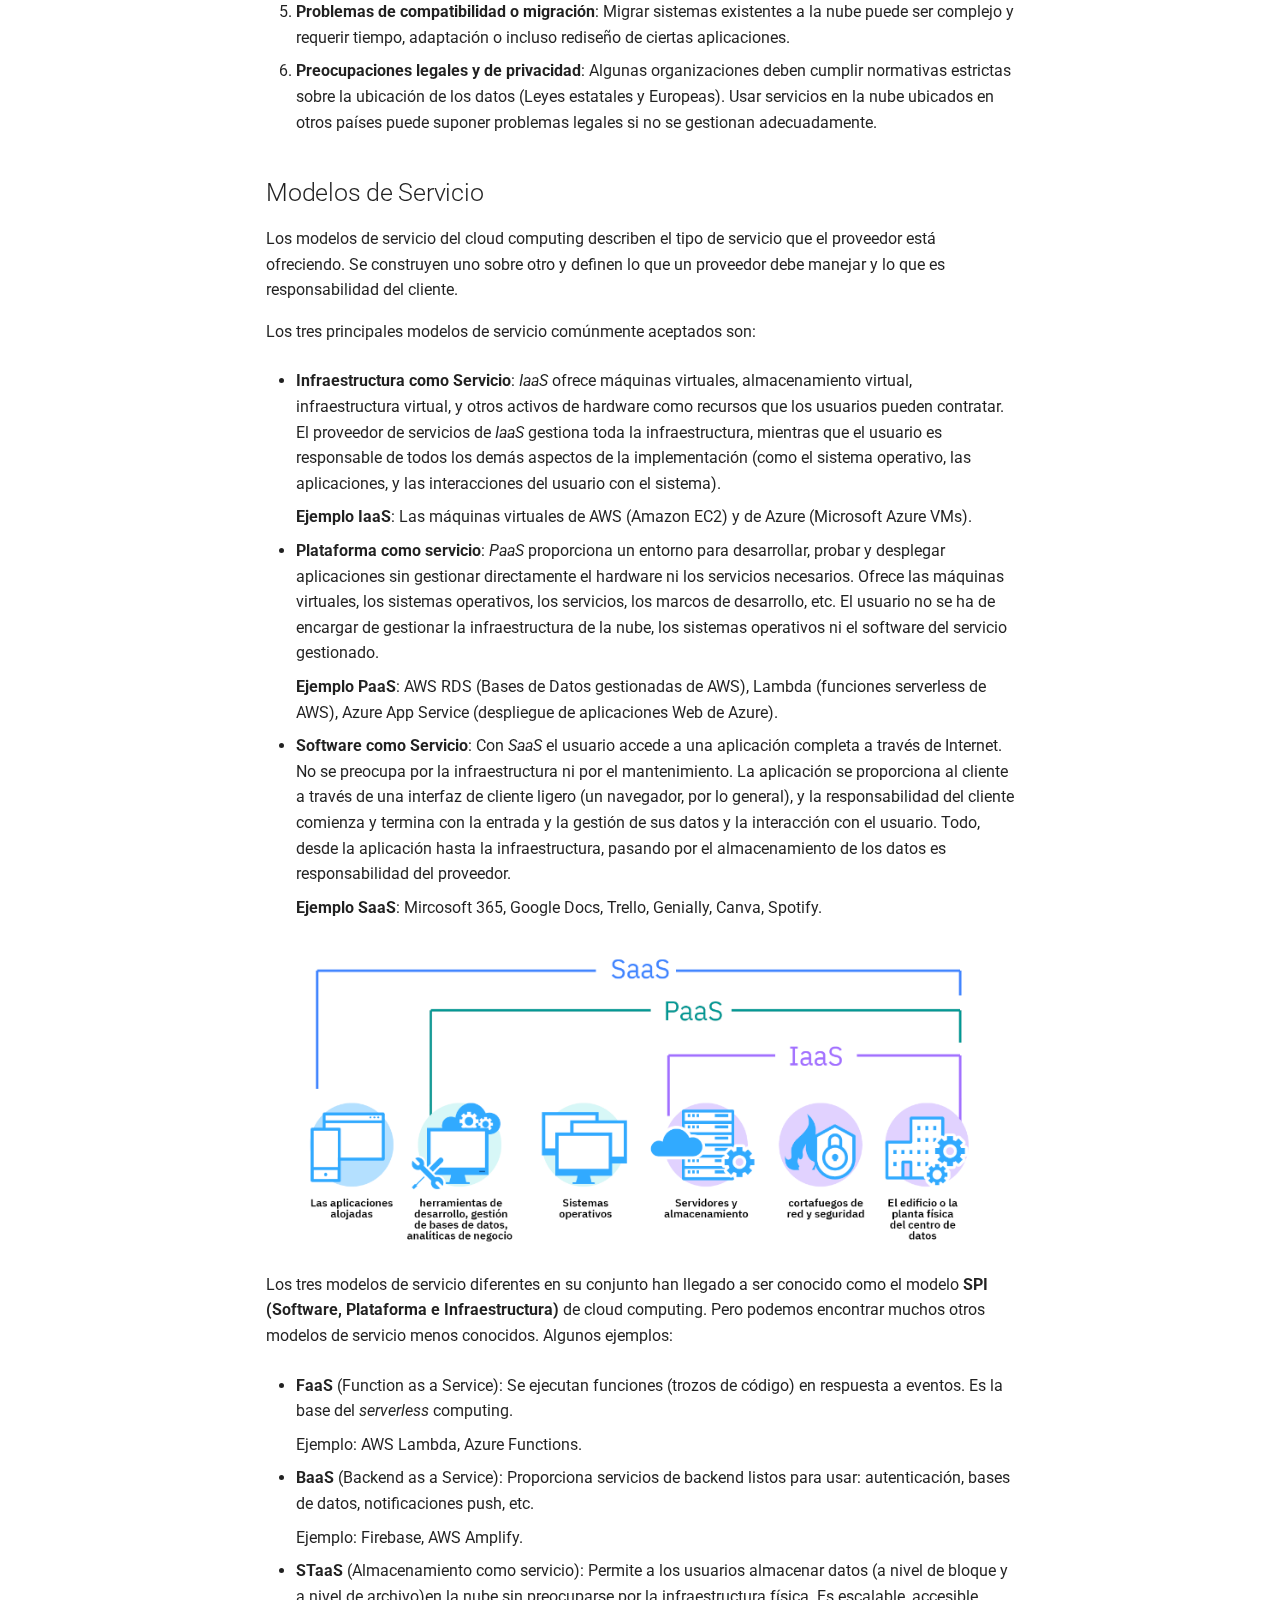
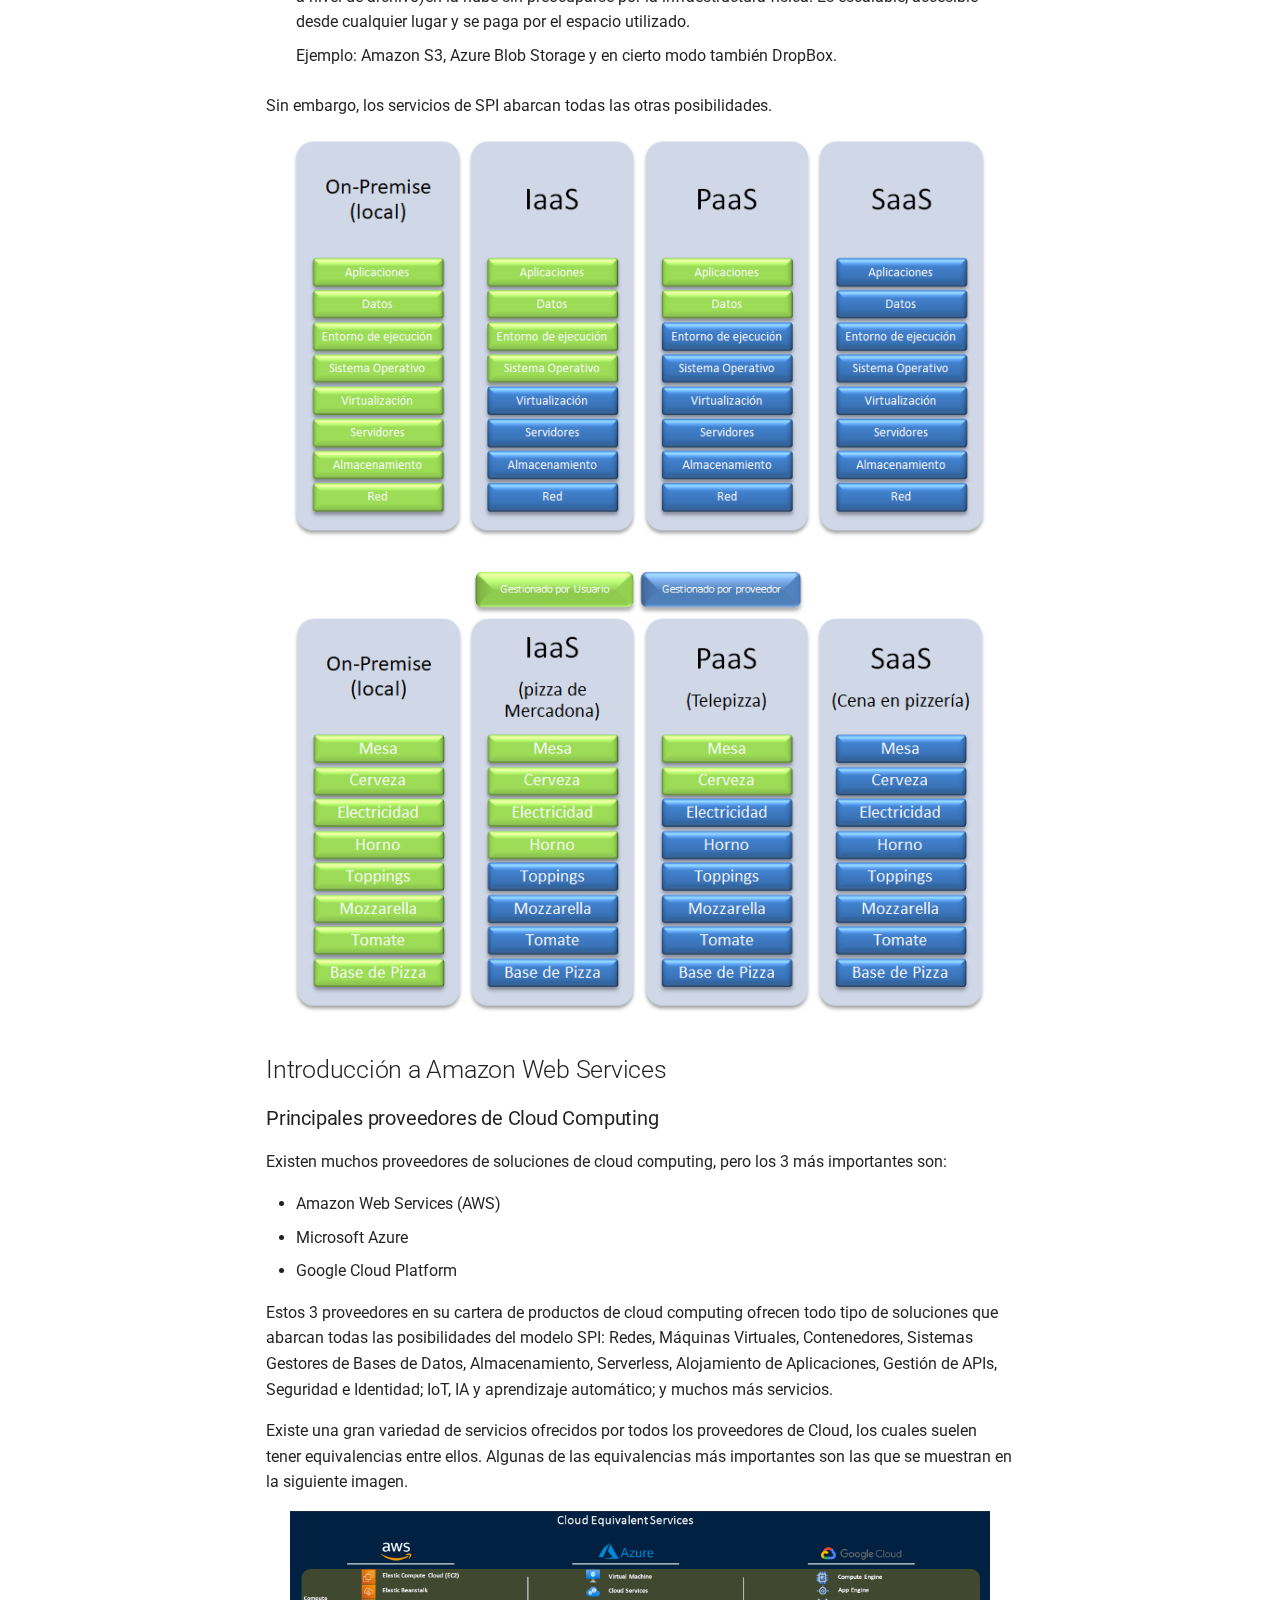
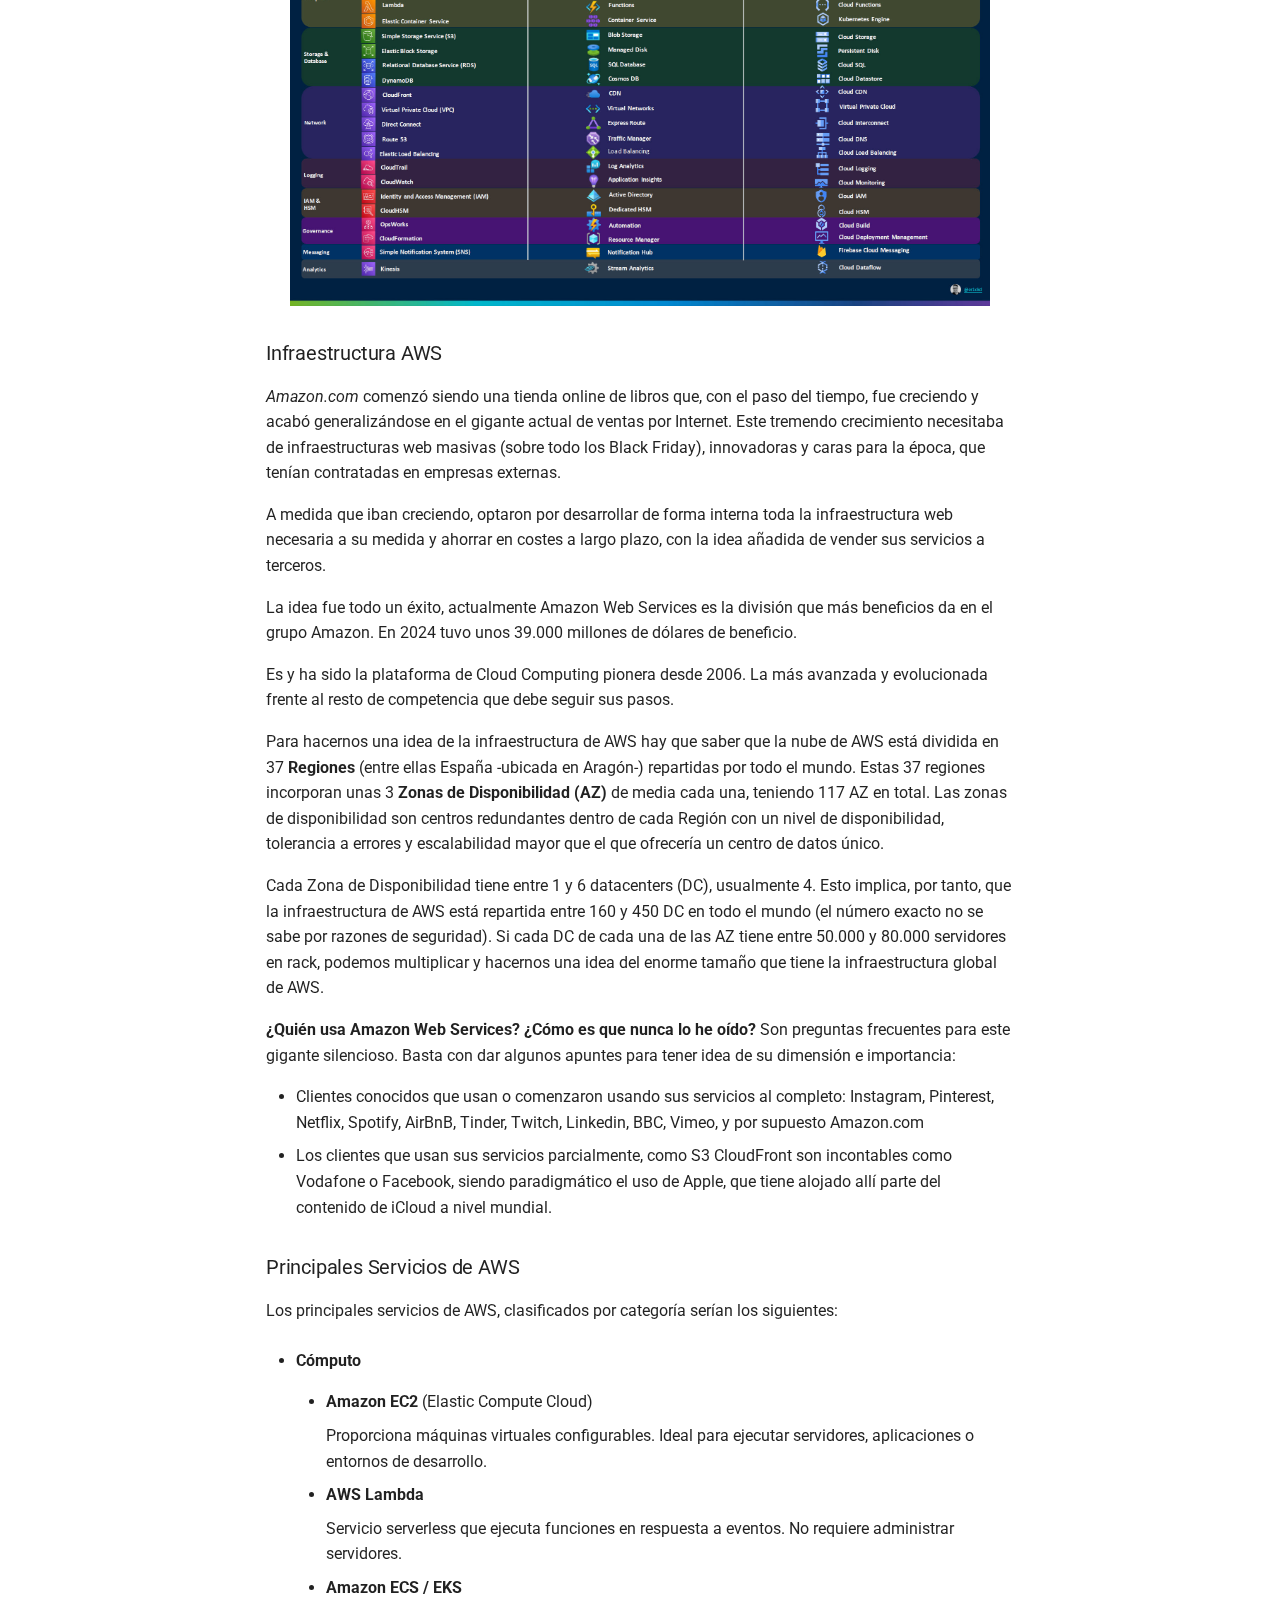
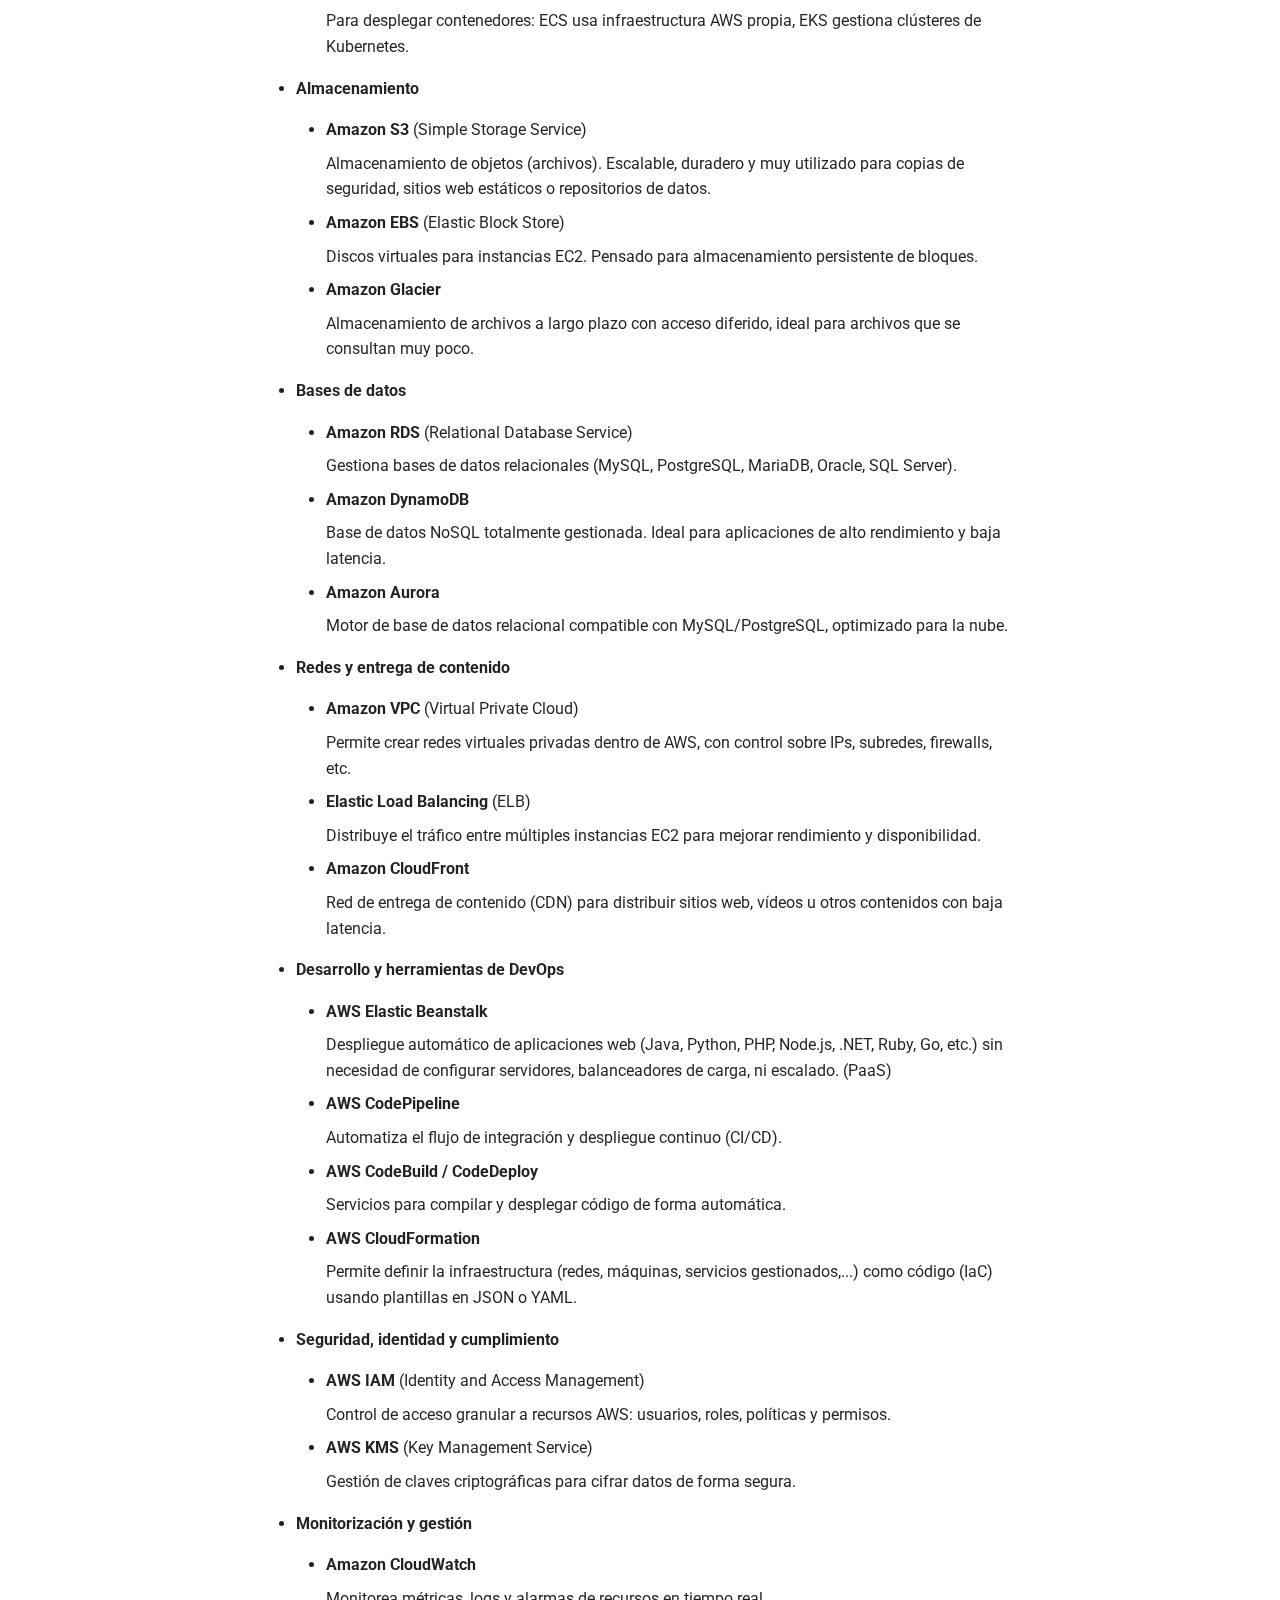
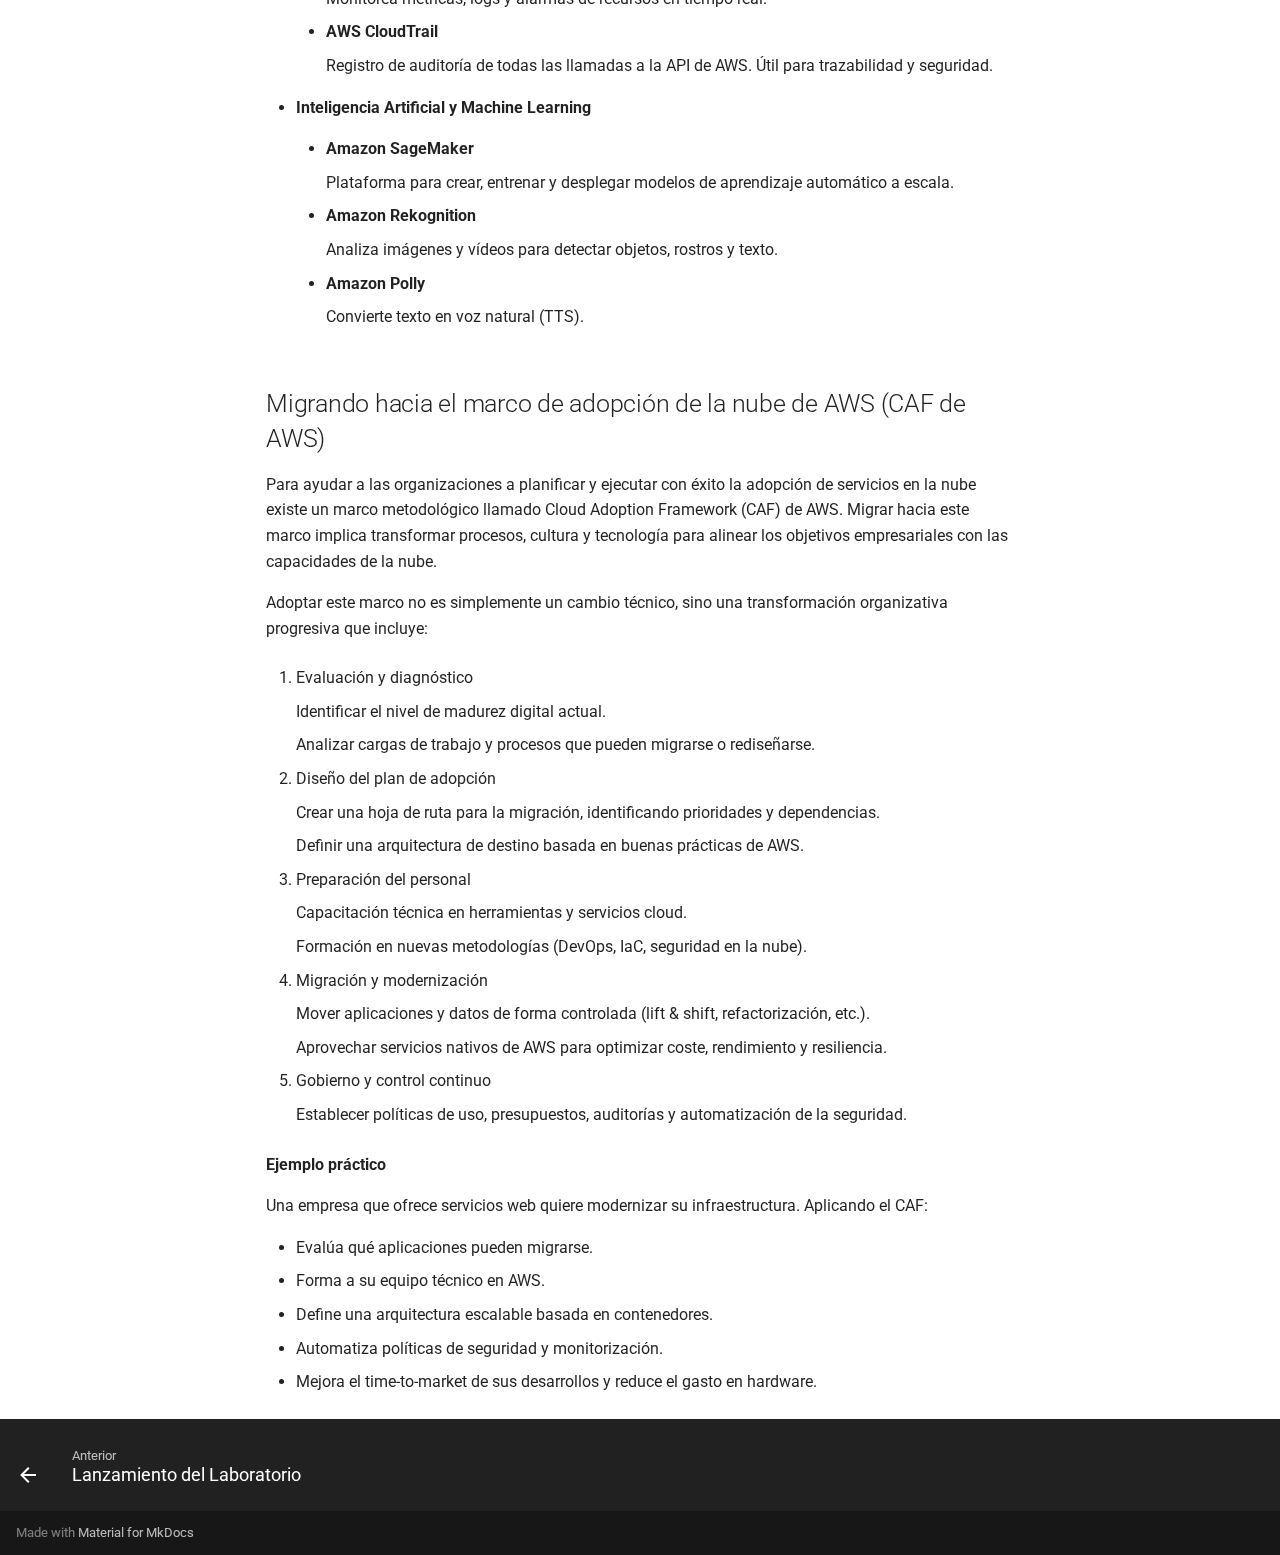
<file: ud01.html>
<!doctype html>
<html lang="es" class="no-js">
  <head>
    
      <meta charset="utf-8">
      <meta name="viewport" content="width=device-width,initial-scale=1">
      
      
      
      
        <link rel="prev" href="practica00.html">
      
      
      
      <link rel="icon" href="images/cloud-computing.png">
      <meta name="generator" content="mkdocs-1.6.1, mkdocs-material-9.6.15">
    
    
      
        <title>UD01. Arquitectura en la nube de AWS - Introducción a la Nube</title>
      
    
    
      <link rel="stylesheet" href="assets/stylesheets/main.342714a4.min.css">
      
        
        <link rel="stylesheet" href="assets/stylesheets/palette.06af60db.min.css">
      
      


    
    
      
    
    
      
        
        
        <link rel="preconnect" href="https://fonts.gstatic.com" crossorigin>
        <link rel="stylesheet" href="https://fonts.googleapis.com/css?family=Roboto:300,300i,400,400i,700,700i%7CRoboto+Mono:400,400i,700,700i&display=fallback">
        <style>:root{--md-text-font:"Roboto";--md-code-font:"Roboto Mono"}</style>
      
    
    
      <link rel="stylesheet" href="css/extra.css">
    
    <script>__md_scope=new URL(".",location),__md_hash=e=>[...e].reduce(((e,_)=>(e<<5)-e+_.charCodeAt(0)),0),__md_get=(e,_=localStorage,t=__md_scope)=>JSON.parse(_.getItem(t.pathname+"."+e)),__md_set=(e,_,t=localStorage,a=__md_scope)=>{try{t.setItem(a.pathname+"."+e,JSON.stringify(_))}catch(e){}}</script>
    
      

    
    
    
  </head>
  
  
    
    
      
    
    
    
    
    <body dir="ltr" data-md-color-scheme="default" data-md-color-primary="indigo" data-md-color-accent="light-blue">
  
    
    <input class="md-toggle" data-md-toggle="drawer" type="checkbox" id="__drawer" autocomplete="off">
    <input class="md-toggle" data-md-toggle="search" type="checkbox" id="__search" autocomplete="off">
    <label class="md-overlay" for="__drawer"></label>
    <div data-md-component="skip">
      
        
        <a href="#tema-1-arquitectura-en-la-nube-de-aws-academy" class="md-skip">
          Saltar a contenido
        </a>
      
    </div>
    <div data-md-component="announce">
      
    </div>
    
    
      

  

<header class="md-header md-header--shadow" data-md-component="header">
  <nav class="md-header__inner md-grid" aria-label="Cabecera">
    <a href="index.html" title="Introducción a la Nube" class="md-header__button md-logo" aria-label="Introducción a la Nube" data-md-component="logo">
      
  <img src="images/cloud-computing.png" alt="logo">

    </a>
    <label class="md-header__button md-icon" for="__drawer">
      
      <svg xmlns="http://www.w3.org/2000/svg" viewBox="0 0 24 24"><path d="M3 6h18v2H3zm0 5h18v2H3zm0 5h18v2H3z"/></svg>
    </label>
    <div class="md-header__title" data-md-component="header-title">
      <div class="md-header__ellipsis">
        <div class="md-header__topic">
          <span class="md-ellipsis">
            Introducción a la Nube
          </span>
        </div>
        <div class="md-header__topic" data-md-component="header-topic">
          <span class="md-ellipsis">
            
              UD01. Arquitectura en la nube de AWS
            
          </span>
        </div>
      </div>
    </div>
    
      
        <form class="md-header__option" data-md-component="palette">
  
    
    
    
    <input class="md-option" data-md-color-media="" data-md-color-scheme="default" data-md-color-primary="indigo" data-md-color-accent="light-blue"  aria-label="Cambiar a modo noche"  type="radio" name="__palette" id="__palette_0">
    
      <label class="md-header__button md-icon" title="Cambiar a modo noche" for="__palette_1" hidden>
        <svg xmlns="http://www.w3.org/2000/svg" viewBox="0 0 24 24"><path d="M17 6H7c-3.31 0-6 2.69-6 6s2.69 6 6 6h10c3.31 0 6-2.69 6-6s-2.69-6-6-6m0 10H7c-2.21 0-4-1.79-4-4s1.79-4 4-4h10c2.21 0 4 1.79 4 4s-1.79 4-4 4M7 9c-1.66 0-3 1.34-3 3s1.34 3 3 3 3-1.34 3-3-1.34-3-3-3"/></svg>
      </label>
    
  
    
    
    
    <input class="md-option" data-md-color-media="" data-md-color-scheme="slate" data-md-color-primary="indigo" data-md-color-accent="light-blue"  aria-label="Cambiar a modo día"  type="radio" name="__palette" id="__palette_1">
    
      <label class="md-header__button md-icon" title="Cambiar a modo día" for="__palette_0" hidden>
        <svg xmlns="http://www.w3.org/2000/svg" viewBox="0 0 24 24"><path d="M17 7H7a5 5 0 0 0-5 5 5 5 0 0 0 5 5h10a5 5 0 0 0 5-5 5 5 0 0 0-5-5m0 8a3 3 0 0 1-3-3 3 3 0 0 1 3-3 3 3 0 0 1 3 3 3 3 0 0 1-3 3"/></svg>
      </label>
    
  
</form>
      
    
    
      <script>var palette=__md_get("__palette");if(palette&&palette.color){if("(prefers-color-scheme)"===palette.color.media){var media=matchMedia("(prefers-color-scheme: light)"),input=document.querySelector(media.matches?"[data-md-color-media='(prefers-color-scheme: light)']":"[data-md-color-media='(prefers-color-scheme: dark)']");palette.color.media=input.getAttribute("data-md-color-media"),palette.color.scheme=input.getAttribute("data-md-color-scheme"),palette.color.primary=input.getAttribute("data-md-color-primary"),palette.color.accent=input.getAttribute("data-md-color-accent")}for(var[key,value]of Object.entries(palette.color))document.body.setAttribute("data-md-color-"+key,value)}</script>
    
    
    
      
      
        <label class="md-header__button md-icon" for="__search">
          
          <svg xmlns="http://www.w3.org/2000/svg" viewBox="0 0 24 24"><path d="M9.5 3A6.5 6.5 0 0 1 16 9.5c0 1.61-.59 3.09-1.56 4.23l.27.27h.79l5 5-1.5 1.5-5-5v-.79l-.27-.27A6.52 6.52 0 0 1 9.5 16 6.5 6.5 0 0 1 3 9.5 6.5 6.5 0 0 1 9.5 3m0 2C7 5 5 7 5 9.5S7 14 9.5 14 14 12 14 9.5 12 5 9.5 5"/></svg>
        </label>
        <div class="md-search" data-md-component="search" role="dialog">
  <label class="md-search__overlay" for="__search"></label>
  <div class="md-search__inner" role="search">
    <form class="md-search__form" name="search">
      <input type="text" class="md-search__input" name="query" aria-label="Búsqueda" placeholder="Búsqueda" autocapitalize="off" autocorrect="off" autocomplete="off" spellcheck="false" data-md-component="search-query" required>
      <label class="md-search__icon md-icon" for="__search">
        
        <svg xmlns="http://www.w3.org/2000/svg" viewBox="0 0 24 24"><path d="M9.5 3A6.5 6.5 0 0 1 16 9.5c0 1.61-.59 3.09-1.56 4.23l.27.27h.79l5 5-1.5 1.5-5-5v-.79l-.27-.27A6.52 6.52 0 0 1 9.5 16 6.5 6.5 0 0 1 3 9.5 6.5 6.5 0 0 1 9.5 3m0 2C7 5 5 7 5 9.5S7 14 9.5 14 14 12 14 9.5 12 5 9.5 5"/></svg>
        
        <svg xmlns="http://www.w3.org/2000/svg" viewBox="0 0 24 24"><path d="M20 11v2H8l5.5 5.5-1.42 1.42L4.16 12l7.92-7.92L13.5 5.5 8 11z"/></svg>
      </label>
      <nav class="md-search__options" aria-label="Buscar">
        
        <button type="reset" class="md-search__icon md-icon" title="Limpiar" aria-label="Limpiar" tabindex="-1">
          
          <svg xmlns="http://www.w3.org/2000/svg" viewBox="0 0 24 24"><path d="M19 6.41 17.59 5 12 10.59 6.41 5 5 6.41 10.59 12 5 17.59 6.41 19 12 13.41 17.59 19 19 17.59 13.41 12z"/></svg>
        </button>
      </nav>
      
    </form>
    <div class="md-search__output">
      <div class="md-search__scrollwrap" tabindex="0" data-md-scrollfix>
        <div class="md-search-result" data-md-component="search-result">
          <div class="md-search-result__meta">
            Inicializando búsqueda
          </div>
          <ol class="md-search-result__list" role="presentation"></ol>
        </div>
      </div>
    </div>
  </div>
</div>
      
    
    
  </nav>
  
</header>
    
    <div class="md-container" data-md-component="container">
      
      
        
          
        
      
      <main class="md-main" data-md-component="main">
        <div class="md-main__inner md-grid">
          
            
              
              <div class="md-sidebar md-sidebar--primary" data-md-component="sidebar" data-md-type="navigation" >
                <div class="md-sidebar__scrollwrap">
                  <div class="md-sidebar__inner">
                    



<nav class="md-nav md-nav--primary" aria-label="Navegación" data-md-level="0">
  <label class="md-nav__title" for="__drawer">
    <a href="index.html" title="Introducción a la Nube" class="md-nav__button md-logo" aria-label="Introducción a la Nube" data-md-component="logo">
      
  <img src="images/cloud-computing.png" alt="logo">

    </a>
    Introducción a la Nube
  </label>
  
  <ul class="md-nav__list" data-md-scrollfix>
    
      
      
  
  
  
  
    <li class="md-nav__item">
      <a href="index.html" class="md-nav__link">
        
  
  
  <span class="md-ellipsis">
    Inicio
    
  </span>
  

      </a>
    </li>
  

    
      
      
  
  
  
  
    <li class="md-nav__item">
      <a href="practica00.html" class="md-nav__link">
        
  
  
  <span class="md-ellipsis">
    Lanzamiento del Laboratorio
    
  </span>
  

      </a>
    </li>
  

    
      
      
  
  
    
  
  
  
    <li class="md-nav__item md-nav__item--active">
      
      <input class="md-nav__toggle md-toggle" type="checkbox" id="__toc">
      
      
        
      
      
        <label class="md-nav__link md-nav__link--active" for="__toc">
          
  
  
  <span class="md-ellipsis">
    UD01. Arquitectura en la nube de AWS
    
  </span>
  

          <span class="md-nav__icon md-icon"></span>
        </label>
      
      <a href="ud01.html" class="md-nav__link md-nav__link--active">
        
  
  
  <span class="md-ellipsis">
    UD01. Arquitectura en la nube de AWS
    
  </span>
  

      </a>
      
        

<nav class="md-nav md-nav--secondary" aria-label="Tabla de contenidos">
  
  
  
    
  
  
    <label class="md-nav__title" for="__toc">
      <span class="md-nav__icon md-icon"></span>
      Tabla de contenidos
    </label>
    <ul class="md-nav__list" data-md-component="toc" data-md-scrollfix>
      
        <li class="md-nav__item">
  <a href="#introduccion-a-cloud-computing" class="md-nav__link">
    <span class="md-ellipsis">
      Introducción a Cloud Computing
    </span>
  </a>
  
    <nav class="md-nav" aria-label="Introducción a Cloud Computing">
      <ul class="md-nav__list">
        
          <li class="md-nav__item">
  <a href="#que-ventajas-nos-proporciona-el-cloud-computing" class="md-nav__link">
    <span class="md-ellipsis">
      ¿Qué ventajas nos proporciona el Cloud Computing?
    </span>
  </a>
  
</li>
        
          <li class="md-nav__item">
  <a href="#inconvenientes-del-cloud-computing" class="md-nav__link">
    <span class="md-ellipsis">
      Inconvenientes del Cloud Computing
    </span>
  </a>
  
</li>
        
      </ul>
    </nav>
  
</li>
      
        <li class="md-nav__item">
  <a href="#modelos-de-servicio" class="md-nav__link">
    <span class="md-ellipsis">
      Modelos de Servicio
    </span>
  </a>
  
</li>
      
        <li class="md-nav__item">
  <a href="#introduccion-a-amazon-web-services" class="md-nav__link">
    <span class="md-ellipsis">
      Introducción a Amazon Web Services
    </span>
  </a>
  
    <nav class="md-nav" aria-label="Introducción a Amazon Web Services">
      <ul class="md-nav__list">
        
          <li class="md-nav__item">
  <a href="#principales-proveedores-de-cloud-computing" class="md-nav__link">
    <span class="md-ellipsis">
      Principales proveedores de Cloud Computing
    </span>
  </a>
  
</li>
        
          <li class="md-nav__item">
  <a href="#infraestructura-aws" class="md-nav__link">
    <span class="md-ellipsis">
      Infraestructura AWS
    </span>
  </a>
  
</li>
        
          <li class="md-nav__item">
  <a href="#principales-servicios-de-aws" class="md-nav__link">
    <span class="md-ellipsis">
      Principales Servicios de AWS
    </span>
  </a>
  
</li>
        
      </ul>
    </nav>
  
</li>
      
        <li class="md-nav__item">
  <a href="#migrando-hacia-el-marco-de-adopcion-de-la-nube-de-aws-caf-de-aws" class="md-nav__link">
    <span class="md-ellipsis">
      Migrando hacia el marco de adopción de la nube de AWS (CAF de AWS)
    </span>
  </a>
  
</li>
      
    </ul>
  
</nav>
      
    </li>
  

    
      
      
  
  
  
  
    
    
      
        
      
        
      
    
    
    
    
    <li class="md-nav__item md-nav__item--nested">
      
        
        
        <input class="md-nav__toggle md-toggle " type="checkbox" id="__nav_4" >
        
          
          <label class="md-nav__link" for="__nav_4" id="__nav_4_label" tabindex="0">
            
  
  
  <span class="md-ellipsis">
    UD02. Incorporación de una Capa Informática
    
  </span>
  

            <span class="md-nav__icon md-icon"></span>
          </label>
        
        <nav class="md-nav" data-md-level="1" aria-labelledby="__nav_4_label" aria-expanded="false">
          <label class="md-nav__title" for="__nav_4">
            <span class="md-nav__icon md-icon"></span>
            UD02. Incorporación de una Capa Informática
          </label>
          <ul class="md-nav__list" data-md-scrollfix>
            
              
                
  
  
  
  
    <li class="md-nav__item">
      <a href="ud02.md" class="md-nav__link">
        
  
  
  <span class="md-ellipsis">
    Capa Informática
    
  </span>
  

      </a>
    </li>
  

              
            
              
                
  
  
  
  
    <li class="md-nav__item">
      <a href="practica02.md" class="md-nav__link">
        
  
  
  <span class="md-ellipsis">
    Prácticas
    
  </span>
  

      </a>
    </li>
  

              
            
          </ul>
        </nav>
      
    </li>
  

    
  </ul>
</nav>
                  </div>
                </div>
              </div>
            
            
              
              <div class="md-sidebar md-sidebar--secondary" data-md-component="sidebar" data-md-type="toc" >
                <div class="md-sidebar__scrollwrap">
                  <div class="md-sidebar__inner">
                    

<nav class="md-nav md-nav--secondary" aria-label="Tabla de contenidos">
  
  
  
    
  
  
    <label class="md-nav__title" for="__toc">
      <span class="md-nav__icon md-icon"></span>
      Tabla de contenidos
    </label>
    <ul class="md-nav__list" data-md-component="toc" data-md-scrollfix>
      
        <li class="md-nav__item">
  <a href="#introduccion-a-cloud-computing" class="md-nav__link">
    <span class="md-ellipsis">
      Introducción a Cloud Computing
    </span>
  </a>
  
    <nav class="md-nav" aria-label="Introducción a Cloud Computing">
      <ul class="md-nav__list">
        
          <li class="md-nav__item">
  <a href="#que-ventajas-nos-proporciona-el-cloud-computing" class="md-nav__link">
    <span class="md-ellipsis">
      ¿Qué ventajas nos proporciona el Cloud Computing?
    </span>
  </a>
  
</li>
        
          <li class="md-nav__item">
  <a href="#inconvenientes-del-cloud-computing" class="md-nav__link">
    <span class="md-ellipsis">
      Inconvenientes del Cloud Computing
    </span>
  </a>
  
</li>
        
      </ul>
    </nav>
  
</li>
      
        <li class="md-nav__item">
  <a href="#modelos-de-servicio" class="md-nav__link">
    <span class="md-ellipsis">
      Modelos de Servicio
    </span>
  </a>
  
</li>
      
        <li class="md-nav__item">
  <a href="#introduccion-a-amazon-web-services" class="md-nav__link">
    <span class="md-ellipsis">
      Introducción a Amazon Web Services
    </span>
  </a>
  
    <nav class="md-nav" aria-label="Introducción a Amazon Web Services">
      <ul class="md-nav__list">
        
          <li class="md-nav__item">
  <a href="#principales-proveedores-de-cloud-computing" class="md-nav__link">
    <span class="md-ellipsis">
      Principales proveedores de Cloud Computing
    </span>
  </a>
  
</li>
        
          <li class="md-nav__item">
  <a href="#infraestructura-aws" class="md-nav__link">
    <span class="md-ellipsis">
      Infraestructura AWS
    </span>
  </a>
  
</li>
        
          <li class="md-nav__item">
  <a href="#principales-servicios-de-aws" class="md-nav__link">
    <span class="md-ellipsis">
      Principales Servicios de AWS
    </span>
  </a>
  
</li>
        
      </ul>
    </nav>
  
</li>
      
        <li class="md-nav__item">
  <a href="#migrando-hacia-el-marco-de-adopcion-de-la-nube-de-aws-caf-de-aws" class="md-nav__link">
    <span class="md-ellipsis">
      Migrando hacia el marco de adopción de la nube de AWS (CAF de AWS)
    </span>
  </a>
  
</li>
      
    </ul>
  
</nav>
                  </div>
                </div>
              </div>
            
          
          
            <div class="md-content" data-md-component="content">
              <article class="md-content__inner md-typeset">
                
                  



<h1 id="tema-1-arquitectura-en-la-nube-de-aws-academy">Tema 1. Arquitectura en la nube de AWS Academy</h1>
<h2 id="introduccion-a-cloud-computing">Introducción a Cloud Computing</h2>
<p>El Cloud Computing o computación en la nube es un modelo de prestación de servicios informáticos que permite acceder a recursos como servidores, almacenamiento, bases de datos, redes, software y más, a través de Internet y bajo demanda. En lugar de instalar y mantener infraestructura física localmente, las empresas y usuarios acceden a estos servicios desde centros de datos remotos gestionados por proveedores como <strong>Amazon Web Services (AWS)</strong>, <strong>Microsoft Azure</strong> o <strong>Google Cloud</strong>.</p>
<p>La computación en la nube se distingue por la noción de que los recursos son virtuales y sin límites y que los detalles de los sistemas físicos en los que se ejecuta el software se abstraen al usuario. Cuando un usuario ejecuta una aplicación en la nube desconoce por completo el hardware que está utilizando, la plataforma sobre la que corre, etc. Cuando almacenamos datos en Dropbox, o leemos el correo en Gmail o editamos una hoja de cálculo en OneDrive desde un ordenador o una tableta, desconocemos los sistemas físicos sobre los que trabajamos, ni la plataforma, ni la ubicación de los servidores, ni nada por el estilo. Lo vemos de manera abstracta. Una nube.</p>
<p>Este modelo se basa en el pago por uso, lo que permite a los usuasurio o las organizaciones consumir solo los recursos que necesitan en cada momento.</p>
<h3 id="que-ventajas-nos-proporciona-el-cloud-computing">¿Qué ventajas nos proporciona el Cloud Computing?</h3>
<p>Migrar nuestra estructura física hacia un modelo de computación en la nube nos puede proporcionar una serie de ventajas con respecto al modelo tradicional (llamado <em>on-premise</em>):</p>
<ol>
<li><strong>Escalabilidad</strong>: La nube permite aumentar o disminuir los recursos (como potencia de cálculo, almacenamiento o capacidad de red) de forma sencilla y rápida según las necesidades del momento. Esto es ideal para empresas con cargas de trabajo variables o en crecimiento.</li>
<li><strong>Elasticidad</strong>: La elasticidad va un paso más allá: permite que los sistemas se ajusten automáticamente a los cambios de demanda, añadiendo o quitando recursos sin intervención humana. Por ejemplo, una web que recibe muchas visitas en horas punta puede ampliar sus servidores automáticamente y luego reducirlos cuando baja la carga.</li>
<li><strong>Ahorro de costos</strong>: Al eliminar la necesidad de comprar, instalar y mantener hardware local, el cloud computing reduce significativamente los costos iniciales. Además, el modelo de pago por uso evita pagar por recursos infrautilizados.</li>
<li><strong>Disponibilidad global</strong>: Los servicios en la nube están disponibles desde cualquier lugar con conexión a Internet, lo que facilita el trabajo remoto, el acceso desde distintas ubicaciones y el despliegue internacional de aplicaciones.</li>
<li><strong>Seguridad:</strong> Aunque suele haber dudas al respecto, los proveedores de nube invierten grandes recursos en proteger sus infraestructuras. Ofrecen herramientas avanzadas de cifrado, control de accesos, copias de seguridad y cumplimiento de normativas internacionales, que suelen ser más seguras que muchas soluciones locales mal gestionadas.</li>
</ol>
<h3 id="inconvenientes-del-cloud-computing">Inconvenientes del Cloud Computing</h3>
<ol>
<li><strong>Dependencia de la conexión a Internet</strong>: Si no se dispone de una conexión estable y rápida, el acceso a los servicios puede verse comprometido. </li>
<li><strong>Latencia:</strong>: Dependiendo de la ubicación del servidor y la calidad de la conexión, puede haber retrasos en la respuesta (latencia), lo cual afecta el rendimiento de algunas aplicaciones.</li>
<li><strong>Pérdida de control sobre la infraestructura</strong>: Al estar alojados en servidores externos, los usuarios no tienen acceso físico ni completo control sobre los sistemas, lo que puede ser una desventaja en algunos contextos empresariales.</li>
<li><strong>Costes a largo plazo</strong>: Aunque el coste inicial es bajo, si no se gestionan bien los recursos (por ejemplo, si se dejan servicios sobreescalados o encendidos sin necesidad), el gasto mensual puede aumentar significativamente.</li>
<li><strong>Problemas de compatibilidad o migración</strong>: Migrar sistemas existentes a la nube puede ser complejo y requerir tiempo, adaptación o incluso rediseño de ciertas aplicaciones.</li>
<li><strong>Preocupaciones legales y de privacidad</strong>: Algunas organizaciones deben cumplir normativas estrictas sobre la ubicación de los datos (Leyes estatales y Europeas). Usar servicios en la nube ubicados en otros países puede suponer problemas legales si no se gestionan adecuadamente.</li>
</ol>
<h2 id="modelos-de-servicio">Modelos de Servicio</h2>
<p>Los modelos de servicio del cloud computing describen el tipo de servicio que el proveedor está ofreciendo. Se construyen uno sobre otro y definen lo que un proveedor debe manejar y lo que es responsabilidad del cliente.</p>
<p>Los tres principales modelos de servicio comúnmente aceptados son:</p>
<ul>
<li>
<p><strong>Infraestructura como Servicio</strong>: <em>IaaS</em> ofrece máquinas virtuales, almacenamiento virtual, infraestructura virtual, y otros activos de hardware como recursos que los usuarios pueden contratar. El proveedor de servicios de <em>IaaS</em> gestiona toda la infraestructura, mientras que el usuario es responsable de todos los demás aspectos de la implementación (como el sistema operativo, las aplicaciones, y las interacciones del usuario con el sistema).</p>
<p><strong>Ejemplo IaaS</strong>: Las máquinas virtuales de AWS (Amazon EC2) y de Azure (Microsoft Azure VMs).</p>
</li>
<li>
<p><strong>Plataforma como servicio</strong>: <em>PaaS</em> proporciona un entorno para desarrollar, probar y desplegar aplicaciones sin gestionar directamente el hardware ni los servicios necesarios. Ofrece las máquinas virtuales, los sistemas operativos, los servicios, los marcos de desarrollo, etc. El usuario no se ha de encargar de gestionar la infraestructura de la nube, los sistemas operativos ni el software del servicio gestionado.</p>
<p><strong>Ejemplo PaaS</strong>: AWS RDS (Bases de Datos gestionadas de AWS), Lambda (funciones serverless de AWS), Azure App Service (despliegue de aplicaciones Web de Azure).</p>
</li>
<li>
<p><strong>Software como Servicio</strong>: Con <em>SaaS</em> el usuario accede a una aplicación completa a través de Internet. No se preocupa por la infraestructura ni por el mantenimiento. La aplicación se proporciona al cliente a través de una interfaz de cliente ligero (un navegador, por lo general), y la responsabilidad del cliente comienza y termina con la entrada y la gestión de sus datos y la interacción con el usuario. Todo, desde la aplicación hasta la infraestructura, pasando por el almacenamiento de los datos es responsabilidad del proveedor.</p>
<p><strong>Ejemplo SaaS</strong>: Mircosoft 365, Google Docs, Trello, Genially, Canva, Spotify.</p>
</li>
</ul>
<p><img src="./images/ud01/SPI_2.png" width="700"></p>
<p>Los tres modelos de servicio diferentes en su conjunto han llegado a ser conocido como el modelo <strong>SPI (Software, Plataforma e Infraestructura)</strong> de cloud computing. Pero podemos encontrar muchos otros modelos de servicio menos conocidos. Algunos ejemplos:</p>
<ul>
<li>
<p><strong>FaaS</strong> (Function as a Service): Se ejecutan funciones (trozos de código) en respuesta a eventos. Es la base del <em>serverless</em> computing.</p>
<p>Ejemplo: AWS Lambda, Azure Functions.</p>
</li>
<li>
<p><strong>BaaS</strong> (Backend as a Service): Proporciona servicios de backend listos para usar: autenticación, bases de datos, notificaciones push, etc.</p>
<p>Ejemplo: Firebase, AWS Amplify.</p>
</li>
<li>
<p><strong>STaaS</strong> (Almacenamiento como servicio): Permite a los usuarios almacenar datos (a nivel de bloque y a nivel de archivo)en la nube sin preocuparse por la infraestructura física. Es escalable, accesible desde cualquier lugar y se paga por el espacio utilizado.</p>
<p>Ejemplo: Amazon S3, Azure Blob Storage y en cierto modo también DropBox.</p>
</li>
</ul>
<p>Sin embargo, los servicios de SPI abarcan todas las otras posibilidades.</p>
<p><img src="./images/ud01/SPI_4.png" width="700">
<img src="./images/ud01/SPI_5.png" width="700"></p>
<h2 id="introduccion-a-amazon-web-services">Introducción a Amazon Web Services</h2>
<h3 id="principales-proveedores-de-cloud-computing">Principales proveedores de Cloud Computing</h3>
<p>Existen muchos proveedores de soluciones de cloud computing, pero los 3 más importantes son:</p>
<ul>
<li>Amazon Web Services (AWS)</li>
<li>Microsoft Azure</li>
<li>Google Cloud Platform</li>
</ul>
<p>Estos 3 proveedores en su cartera de productos de cloud computing ofrecen todo tipo de soluciones que abarcan todas las posibilidades del modelo SPI: Redes, Máquinas Virtuales, Contenedores, Sistemas Gestores de Bases de Datos, Almacenamiento, Serverless, Alojamiento de Aplicaciones, Gestión de APIs, Seguridad e Identidad; IoT, IA y aprendizaje automático; y muchos más servicios.</p>
<p>Existe una gran variedad de servicios ofrecidos por todos los proveedores de Cloud, los cuales suelen tener equivalencias entre ellos. Algunas de las equivalencias más importantes son las que se muestran en la siguiente imagen.</p>
<p><img src="./images/ud01/equivalencias.jpg" width="700"></p>
<h3 id="infraestructura-aws">Infraestructura AWS</h3>
<p><em>Amazon.com</em> comenzó siendo una tienda online de libros que, con el paso del tiempo, fue creciendo y acabó generalizándose en el gigante actual de ventas por Internet. Este tremendo crecimiento necesitaba de infraestructuras web masivas (sobre todo los Black Friday), innovadoras y caras para la época, que tenían contratadas en empresas externas.</p>
<p>A medida que iban creciendo, optaron por desarrollar de forma interna toda la infraestructura web necesaria a su medida y ahorrar en costes a largo plazo, con la idea añadida de vender sus servicios a terceros.</p>
<p>La idea fue todo un éxito, actualmente Amazon Web Services es la división que más beneficios da en el grupo Amazon. En 2024 tuvo unos 39.000 millones de dólares de beneficio.</p>
<p>Es y ha sido la plataforma de Cloud Computing pionera  desde 2006. La más avanzada y evolucionada frente al resto de competencia que debe seguir sus pasos.</p>
<p>Para hacernos una idea de la infraestructura de AWS hay que saber que la nube de AWS está dividida en 37 <strong>Regiones</strong> (entre ellas España -ubicada en Aragón-) repartidas por todo el mundo. Estas 37 regiones incorporan unas 3 <strong>Zonas de Disponibilidad (AZ)</strong> de media cada una, teniendo 117 AZ en total. Las zonas de disponibilidad son centros redundantes dentro de cada Región con un nivel de disponibilidad, tolerancia a errores y escalabilidad mayor que el que ofrecería un centro de datos único.</p>
<p>Cada Zona de Disponibilidad tiene entre 1 y 6 datacenters (DC), usualmente 4. Esto implica, por tanto, que la infraestructura de AWS está repartida entre 160 y 450 DC en todo el mundo (el número exacto no se sabe por razones de seguridad). Si cada DC de cada una de las AZ tiene entre 50.000 y 80.000 servidores en rack, podemos multiplicar y hacernos una idea del enorme tamaño que tiene la infraestructura global de AWS.</p>
<p><strong>¿Quién usa Amazon Web Services? ¿Cómo es que nunca lo he oído?</strong> Son preguntas frecuentes para este gigante silencioso. Basta con dar algunos apuntes para tener idea de su dimensión e importancia:</p>
<ul>
<li>Clientes conocidos que usan o comenzaron usando sus servicios al completo: Instagram, Pinterest, Netflix, Spotify, AirBnB, Tinder, Twitch, Linkedin, BBC, Vimeo, y por supuesto Amazon.com</li>
<li>Los clientes que usan sus servicios parcialmente, como S3 CloudFront son incontables como Vodafone o Facebook, siendo paradigmático el uso de Apple, que tiene alojado allí parte del contenido de iCloud a nivel mundial.</li>
</ul>
<h3 id="principales-servicios-de-aws">Principales Servicios de AWS</h3>
<p>Los principales servicios de AWS, clasificados por categoría serían los siguientes:</p>
<ul>
<li>
<p><strong>Cómputo</strong></p>
<ul>
<li>
<p><strong>Amazon EC2</strong> (Elastic Compute Cloud)</p>
<p>Proporciona máquinas virtuales configurables. Ideal para ejecutar servidores, aplicaciones o entornos de desarrollo.</p>
</li>
<li>
<p><strong>AWS Lambda</strong></p>
<p>Servicio serverless que ejecuta funciones en respuesta a eventos. No requiere administrar servidores.</p>
</li>
<li>
<p><strong>Amazon ECS / EKS</strong></p>
<p>Para desplegar contenedores: ECS usa infraestructura AWS propia, EKS gestiona clústeres de Kubernetes.</p>
</li>
</ul>
</li>
<li>
<p><strong>Almacenamiento</strong></p>
<ul>
<li>
<p><strong>Amazon S3</strong> (Simple Storage Service)</p>
<p>Almacenamiento de objetos (archivos). Escalable, duradero y muy utilizado para copias de seguridad, sitios web estáticos o repositorios de datos.</p>
</li>
<li>
<p><strong>Amazon EBS</strong> (Elastic Block Store)</p>
<p>Discos virtuales para instancias EC2. Pensado para almacenamiento persistente de bloques.</p>
</li>
<li>
<p><strong>Amazon Glacier</strong></p>
<p>Almacenamiento de archivos a largo plazo con acceso diferido, ideal para archivos que se consultan muy poco.</p>
</li>
</ul>
</li>
<li>
<p><strong>Bases de datos</strong></p>
<ul>
<li>
<p><strong>Amazon RDS</strong> (Relational Database Service)</p>
<p>Gestiona bases de datos relacionales (MySQL, PostgreSQL, MariaDB, Oracle, SQL Server).</p>
</li>
<li>
<p><strong>Amazon DynamoDB</strong></p>
<p>Base de datos NoSQL totalmente gestionada. Ideal para aplicaciones de alto rendimiento y baja latencia.</p>
</li>
<li>
<p><strong>Amazon Aurora</strong></p>
<p>Motor de base de datos relacional compatible con MySQL/PostgreSQL, optimizado para la nube.</p>
</li>
</ul>
</li>
<li>
<p><strong>Redes y entrega de contenido</strong></p>
<ul>
<li>
<p><strong>Amazon VPC</strong> (Virtual Private Cloud)</p>
<p>Permite crear redes virtuales privadas dentro de AWS, con control sobre IPs, subredes, firewalls, etc.</p>
</li>
<li>
<p><strong>Elastic Load Balancing</strong> (ELB)</p>
<p>Distribuye el tráfico entre múltiples instancias EC2 para mejorar rendimiento y disponibilidad.</p>
</li>
<li>
<p><strong>Amazon CloudFront</strong></p>
<p>Red de entrega de contenido (CDN) para distribuir sitios web, vídeos u otros contenidos con baja latencia.</p>
</li>
</ul>
</li>
<li>
<p><strong>Desarrollo y herramientas de DevOps</strong></p>
<ul>
<li>
<p><strong>AWS Elastic Beanstalk</strong></p>
<p>Despliegue automático de aplicaciones web (Java, Python, PHP, Node.js, .NET, Ruby, Go, etc.) sin necesidad de configurar servidores, balanceadores de carga, ni escalado. (PaaS)</p>
</li>
<li>
<p><strong>AWS CodePipeline</strong></p>
<p>Automatiza el flujo de integración y despliegue continuo (CI/CD).</p>
</li>
<li>
<p><strong>AWS CodeBuild / CodeDeploy</strong></p>
<p>Servicios para compilar y desplegar código de forma automática.</p>
</li>
<li>
<p><strong>AWS CloudFormation</strong></p>
<p>Permite definir la infraestructura (redes, máquinas, servicios gestionados,...) como código (IaC) usando plantillas en JSON o YAML.</p>
</li>
</ul>
</li>
<li>
<p><strong>Seguridad, identidad y cumplimiento</strong></p>
<ul>
<li>
<p><strong>AWS IAM</strong> (Identity and Access Management)</p>
<p>Control de acceso granular a recursos AWS: usuarios, roles, políticas y permisos.</p>
</li>
<li>
<p><strong>AWS KMS</strong> (Key Management Service)</p>
<p>Gestión de claves criptográficas para cifrar datos de forma segura.</p>
</li>
</ul>
</li>
<li>
<p><strong>Monitorización y gestión</strong></p>
<ul>
<li>
<p><strong>Amazon CloudWatch</strong></p>
<p>Monitorea métricas, logs y alarmas de recursos en tiempo real.</p>
</li>
<li>
<p><strong>AWS CloudTrail</strong></p>
<p>Registro de auditoría de todas las llamadas a la API de AWS. Útil para trazabilidad y seguridad.</p>
</li>
</ul>
</li>
<li>
<p><strong>Inteligencia Artificial y Machine Learning</strong></p>
<ul>
<li>
<p><strong>Amazon SageMaker</strong></p>
<p>Plataforma para crear, entrenar y desplegar modelos de aprendizaje automático a escala.</p>
</li>
<li>
<p><strong>Amazon Rekognition</strong></p>
<p>Analiza imágenes y vídeos para detectar objetos, rostros y texto.</p>
</li>
<li>
<p><strong>Amazon Polly</strong></p>
<p>Convierte texto en voz natural (TTS).</p>
</li>
</ul>
</li>
</ul>
<h2 id="migrando-hacia-el-marco-de-adopcion-de-la-nube-de-aws-caf-de-aws">Migrando hacia el marco de adopción de la nube de AWS (CAF de AWS)</h2>
<p>Para ayudar a las organizaciones a planificar y ejecutar con éxito la adopción de servicios en la nube existe un marco metodológico llamado Cloud Adoption Framework (CAF) de AWS. Migrar hacia este marco implica transformar procesos, cultura y tecnología para alinear los objetivos empresariales con las capacidades de la nube.</p>
<p>Adoptar este marco no es simplemente un cambio técnico, sino una transformación organizativa progresiva que incluye:</p>
<ol>
<li>
<p>Evaluación y diagnóstico</p>
<p>Identificar el nivel de madurez digital actual.</p>
<p>Analizar cargas de trabajo y procesos que pueden migrarse o rediseñarse.</p>
</li>
<li>
<p>Diseño del plan de adopción</p>
<p>Crear una hoja de ruta para la migración, identificando prioridades y dependencias.</p>
<p>Definir una arquitectura de destino basada en buenas prácticas de AWS.</p>
</li>
<li>
<p>Preparación del personal</p>
<p>Capacitación técnica en herramientas y servicios cloud.</p>
<p>Formación en nuevas metodologías (DevOps, IaC, seguridad en la nube).</p>
</li>
<li>
<p>Migración y modernización</p>
<p>Mover aplicaciones y datos de forma controlada (lift &amp; shift, refactorización, etc.).</p>
<p>Aprovechar servicios nativos de AWS para optimizar coste, rendimiento y resiliencia.</p>
</li>
<li>
<p>Gobierno y control continuo</p>
<p>Establecer políticas de uso, presupuestos, auditorías y automatización de la seguridad.</p>
</li>
</ol>
<p><strong>Ejemplo práctico</strong></p>
<p>Una empresa que ofrece servicios web quiere modernizar su infraestructura. Aplicando el CAF:</p>
<ul>
<li>Evalúa qué aplicaciones pueden migrarse.</li>
<li>Forma a su equipo técnico en AWS.</li>
<li>Define una arquitectura escalable basada en contenedores.</li>
<li>Automatiza políticas de seguridad y monitorización.</li>
<li>Mejora el time-to-market de sus desarrollos y reduce el gasto en hardware.</li>
</ul>












                
              </article>
            </div>
          
          
<script>var target=document.getElementById(location.hash.slice(1));target&&target.name&&(target.checked=target.name.startsWith("__tabbed_"))</script>
        </div>
        
          <button type="button" class="md-top md-icon" data-md-component="top" hidden>
  
  <svg xmlns="http://www.w3.org/2000/svg" viewBox="0 0 24 24"><path d="M13 20h-2V8l-5.5 5.5-1.42-1.42L12 4.16l7.92 7.92-1.42 1.42L13 8z"/></svg>
  Volver al principio
</button>
        
      </main>
      
        <footer class="md-footer">
  
    
      
      <nav class="md-footer__inner md-grid" aria-label="Pie" >
        
          
          <a href="practica00.html" class="md-footer__link md-footer__link--prev" aria-label="Anterior: Lanzamiento del Laboratorio">
            <div class="md-footer__button md-icon">
              
              <svg xmlns="http://www.w3.org/2000/svg" viewBox="0 0 24 24"><path d="M20 11v2H8l5.5 5.5-1.42 1.42L4.16 12l7.92-7.92L13.5 5.5 8 11z"/></svg>
            </div>
            <div class="md-footer__title">
              <span class="md-footer__direction">
                Anterior
              </span>
              <div class="md-ellipsis">
                Lanzamiento del Laboratorio
              </div>
            </div>
          </a>
        
        
      </nav>
    
  
  <div class="md-footer-meta md-typeset">
    <div class="md-footer-meta__inner md-grid">
      <div class="md-copyright">
  
  
    Made with
    <a href="https://squidfunk.github.io/mkdocs-material/" target="_blank" rel="noopener">
      Material for MkDocs
    </a>
  
</div>
      
    </div>
  </div>
</footer>
      
    </div>
    <div class="md-dialog" data-md-component="dialog">
      <div class="md-dialog__inner md-typeset"></div>
    </div>
    
    
    
      
      <script id="__config" type="application/json">{"base": ".", "features": ["header.autohide", "navigation.top", "navigation.tracking", "navigation.footer", "navigation.indexes", "content.code.annotate", "announce.dismiss", "toc.follow", "content.code.copy"], "search": "assets/javascripts/workers/search.d50fe291.min.js", "tags": null, "translations": {"clipboard.copied": "Copiado al portapapeles", "clipboard.copy": "Copiar al portapapeles", "search.result.more.one": "1 m\u00e1s en esta p\u00e1gina", "search.result.more.other": "# m\u00e1s en esta p\u00e1gina", "search.result.none": "No se encontraron documentos", "search.result.one": "1 documento encontrado", "search.result.other": "# documentos encontrados", "search.result.placeholder": "Teclee para comenzar b\u00fasqueda", "search.result.term.missing": "Falta", "select.version": "Seleccionar versi\u00f3n"}, "version": null}</script>
    
    
      <script src="assets/javascripts/bundle.56ea9cef.min.js"></script>
      
    
  </body>
</html>
</file>
<file: css/extra.css>
img[alt$=">"] {
    float: right;
}

img[alt$="<"] {
    float: left;
}

img {
    display: block;
    max-width: 100%;
    height: auto;
    margin: auto;
    float: none !important;
}

.md-grid {
    max-width: initial;
}

:root {
    --md-primary-fg-color: #60102f;
    --md-primary-fg-color--light: rgb(123, 136, 204);
    --md-primary-fg-color--dark: #34091a;
}

.md-typeset .admonition,
.md-typeset details {
 
  font-size:medium;
}
</file>
<file: assets/stylesheets/main.342714a4.min.css>
@charset "UTF-8";html{-webkit-text-size-adjust:none;-moz-text-size-adjust:none;text-size-adjust:none;box-sizing:border-box}*,:after,:before{box-sizing:inherit}@media (prefers-reduced-motion){*,:after,:before{transition:none!important}}body{margin:0}a,button,input,label{-webkit-tap-highlight-color:transparent}a{color:inherit;text-decoration:none}hr{border:0;box-sizing:initial;display:block;height:.05rem;overflow:visible;padding:0}small{font-size:80%}sub,sup{line-height:1em}img{border-style:none}table{border-collapse:initial;border-spacing:0}td,th{font-weight:400;vertical-align:top}button{background:#0000;border:0;font-family:inherit;font-size:inherit;margin:0;padding:0}input{border:0;outline:none}:root{--md-primary-fg-color:#4051b5;--md-primary-fg-color--light:#5d6cc0;--md-primary-fg-color--dark:#303fa1;--md-primary-bg-color:#fff;--md-primary-bg-color--light:#ffffffb3;--md-accent-fg-color:#526cfe;--md-accent-fg-color--transparent:#526cfe1a;--md-accent-bg-color:#fff;--md-accent-bg-color--light:#ffffffb3}[data-md-color-scheme=default]{color-scheme:light}[data-md-color-scheme=default] img[src$="#gh-dark-mode-only"],[data-md-color-scheme=default] img[src$="#only-dark"]{display:none}:root,[data-md-color-scheme=default]{--md-hue:225deg;--md-default-fg-color:#000000de;--md-default-fg-color--light:#0000008a;--md-default-fg-color--lighter:#00000052;--md-default-fg-color--lightest:#00000012;--md-default-bg-color:#fff;--md-default-bg-color--light:#ffffffb3;--md-default-bg-color--lighter:#ffffff4d;--md-default-bg-color--lightest:#ffffff1f;--md-code-fg-color:#36464e;--md-code-bg-color:#f5f5f5;--md-code-hl-color:#4287ff;--md-code-hl-color--light:#4287ff1a;--md-code-hl-number-color:#d52a2a;--md-code-hl-special-color:#db1457;--md-code-hl-function-color:#a846b9;--md-code-hl-constant-color:#6e59d9;--md-code-hl-keyword-color:#3f6ec6;--md-code-hl-string-color:#1c7d4d;--md-code-hl-name-color:var(--md-code-fg-color);--md-code-hl-operator-color:var(--md-default-fg-color--light);--md-code-hl-punctuation-color:var(--md-default-fg-color--light);--md-code-hl-comment-color:var(--md-default-fg-color--light);--md-code-hl-generic-color:var(--md-default-fg-color--light);--md-code-hl-variable-color:var(--md-default-fg-color--light);--md-typeset-color:var(--md-default-fg-color);--md-typeset-a-color:var(--md-primary-fg-color);--md-typeset-del-color:#f5503d26;--md-typeset-ins-color:#0bd57026;--md-typeset-kbd-color:#fafafa;--md-typeset-kbd-accent-color:#fff;--md-typeset-kbd-border-color:#b8b8b8;--md-typeset-mark-color:#ffff0080;--md-typeset-table-color:#0000001f;--md-typeset-table-color--light:rgba(0,0,0,.035);--md-admonition-fg-color:var(--md-default-fg-color);--md-admonition-bg-color:var(--md-default-bg-color);--md-warning-fg-color:#000000de;--md-warning-bg-color:#ff9;--md-footer-fg-color:#fff;--md-footer-fg-color--light:#ffffffb3;--md-footer-fg-color--lighter:#ffffff73;--md-footer-bg-color:#000000de;--md-footer-bg-color--dark:#00000052;--md-shadow-z1:0 0.2rem 0.5rem #0000000d,0 0 0.05rem #0000001a;--md-shadow-z2:0 0.2rem 0.5rem #0000001a,0 0 0.05rem #00000040;--md-shadow-z3:0 0.2rem 0.5rem #0003,0 0 0.05rem #00000059}.md-icon svg{fill:currentcolor;display:block;height:1.2rem;width:1.2rem}body{-webkit-font-smoothing:antialiased;-moz-osx-font-smoothing:grayscale;--md-text-font-family:var(--md-text-font,_),-apple-system,BlinkMacSystemFont,Helvetica,Arial,sans-serif;--md-code-font-family:var(--md-code-font,_),SFMono-Regular,Consolas,Menlo,monospace}aside,body,input{font-feature-settings:"kern","liga";color:var(--md-typeset-color);font-family:var(--md-text-font-family)}code,kbd,pre{font-feature-settings:"kern";font-family:var(--md-code-font-family)}:root{--md-typeset-table-sort-icon:url('data:image/svg+xml;charset=utf-8,<svg xmlns="http://www.w3.org/2000/svg" viewBox="0 0 24 24"><path d="m18 21-4-4h3V7h-3l4-4 4 4h-3v10h3M2 19v-2h10v2M2 13v-2h7v2M2 7V5h4v2z"/></svg>');--md-typeset-table-sort-icon--asc:url('data:image/svg+xml;charset=utf-8,<svg xmlns="http://www.w3.org/2000/svg" viewBox="0 0 24 24"><path d="M19 17h3l-4 4-4-4h3V3h2M2 17h10v2H2M6 5v2H2V5m0 6h7v2H2z"/></svg>');--md-typeset-table-sort-icon--desc:url('data:image/svg+xml;charset=utf-8,<svg xmlns="http://www.w3.org/2000/svg" viewBox="0 0 24 24"><path d="M19 7h3l-4-4-4 4h3v14h2M2 17h10v2H2M6 5v2H2V5m0 6h7v2H2z"/></svg>')}.md-typeset{-webkit-print-color-adjust:exact;color-adjust:exact;font-size:.8rem;line-height:1.6;overflow-wrap:break-word}@media print{.md-typeset{font-size:.68rem}}.md-typeset blockquote,.md-typeset dl,.md-typeset figure,.md-typeset ol,.md-typeset pre,.md-typeset ul{margin-bottom:1em;margin-top:1em}.md-typeset h1{color:var(--md-default-fg-color--light);font-size:2em;line-height:1.3;margin:0 0 1.25em}.md-typeset h1,.md-typeset h2{font-weight:300;letter-spacing:-.01em}.md-typeset h2{font-size:1.5625em;line-height:1.4;margin:1.6em 0 .64em}.md-typeset h3{font-size:1.25em;font-weight:400;letter-spacing:-.01em;line-height:1.5;margin:1.6em 0 .8em}.md-typeset h2+h3{margin-top:.8em}.md-typeset h4{font-weight:700;letter-spacing:-.01em;margin:1em 0}.md-typeset h5,.md-typeset h6{color:var(--md-default-fg-color--light);font-size:.8em;font-weight:700;letter-spacing:-.01em;margin:1.25em 0}.md-typeset h5{text-transform:uppercase}.md-typeset h5 code{text-transform:none}.md-typeset hr{border-bottom:.05rem solid var(--md-default-fg-color--lightest);display:flow-root;margin:1.5em 0}.md-typeset a{color:var(--md-typeset-a-color);word-break:break-word}.md-typeset a,.md-typeset a:before{transition:color 125ms}.md-typeset a:focus,.md-typeset a:hover{color:var(--md-accent-fg-color)}.md-typeset a:focus code,.md-typeset a:hover code{background-color:var(--md-accent-fg-color--transparent)}.md-typeset a code{color:currentcolor;transition:background-color 125ms}.md-typeset a.focus-visible{outline-color:var(--md-accent-fg-color);outline-offset:.2rem}.md-typeset code,.md-typeset kbd,.md-typeset pre{color:var(--md-code-fg-color);direction:ltr;font-variant-ligatures:none}@media print{.md-typeset code,.md-typeset kbd,.md-typeset pre{white-space:pre-wrap}}.md-typeset code{background-color:var(--md-code-bg-color);border-radius:.1rem;-webkit-box-decoration-break:clone;box-decoration-break:clone;font-size:.85em;padding:0 .2941176471em;word-break:break-word}.md-typeset code:not(.focus-visible){-webkit-tap-highlight-color:transparent;outline:none}.md-typeset pre{display:flow-root;line-height:1.4;position:relative}.md-typeset pre>code{-webkit-box-decoration-break:slice;box-decoration-break:slice;box-shadow:none;display:block;margin:0;outline-color:var(--md-accent-fg-color);overflow:auto;padding:.7720588235em 1.1764705882em;scrollbar-color:var(--md-default-fg-color--lighter) #0000;scrollbar-width:thin;touch-action:auto;word-break:normal}.md-typeset pre>code:hover{scrollbar-color:var(--md-accent-fg-color) #0000}.md-typeset pre>code::-webkit-scrollbar{height:.2rem;width:.2rem}.md-typeset pre>code::-webkit-scrollbar-thumb{background-color:var(--md-default-fg-color--lighter)}.md-typeset pre>code::-webkit-scrollbar-thumb:hover{background-color:var(--md-accent-fg-color)}.md-typeset kbd{background-color:var(--md-typeset-kbd-color);border-radius:.1rem;box-shadow:0 .1rem 0 .05rem var(--md-typeset-kbd-border-color),0 .1rem 0 var(--md-typeset-kbd-border-color),0 -.1rem .2rem var(--md-typeset-kbd-accent-color) inset;color:var(--md-default-fg-color);display:inline-block;font-size:.75em;padding:0 .6666666667em;vertical-align:text-top;word-break:break-word}.md-typeset mark{background-color:var(--md-typeset-mark-color);-webkit-box-decoration-break:clone;box-decoration-break:clone;color:inherit;word-break:break-word}.md-typeset abbr{border-bottom:.05rem dotted var(--md-default-fg-color--light);cursor:help;text-decoration:none}.md-typeset small{opacity:.75}[dir=ltr] .md-typeset sub,[dir=ltr] .md-typeset sup{margin-left:.078125em}[dir=rtl] .md-typeset sub,[dir=rtl] .md-typeset sup{margin-right:.078125em}[dir=ltr] .md-typeset blockquote{padding-left:.6rem}[dir=rtl] .md-typeset blockquote{padding-right:.6rem}[dir=ltr] .md-typeset blockquote{border-left:.2rem solid var(--md-default-fg-color--lighter)}[dir=rtl] .md-typeset blockquote{border-right:.2rem solid var(--md-default-fg-color--lighter)}.md-typeset blockquote{color:var(--md-default-fg-color--light);margin-left:0;margin-right:0}.md-typeset ul{list-style-type:disc}.md-typeset ul[type]{list-style-type:revert-layer}[dir=ltr] .md-typeset ol,[dir=ltr] .md-typeset ul{margin-left:.625em}[dir=rtl] .md-typeset ol,[dir=rtl] .md-typeset ul{margin-right:.625em}.md-typeset ol,.md-typeset ul{padding:0}.md-typeset ol:not([hidden]),.md-typeset ul:not([hidden]){display:flow-root}.md-typeset ol ol,.md-typeset ul ol{list-style-type:lower-alpha}.md-typeset ol ol ol,.md-typeset ul ol ol{list-style-type:lower-roman}.md-typeset ol ol ol ol,.md-typeset ul ol ol ol{list-style-type:upper-alpha}.md-typeset ol ol ol ol ol,.md-typeset ul ol ol ol ol{list-style-type:upper-roman}.md-typeset ol[type],.md-typeset ul[type]{list-style-type:revert-layer}[dir=ltr] .md-typeset ol li,[dir=ltr] .md-typeset ul li{margin-left:1.25em}[dir=rtl] .md-typeset ol li,[dir=rtl] .md-typeset ul li{margin-right:1.25em}.md-typeset ol li,.md-typeset ul li{margin-bottom:.5em}.md-typeset ol li blockquote,.md-typeset ol li p,.md-typeset ul li blockquote,.md-typeset ul li p{margin:.5em 0}.md-typeset ol li:last-child,.md-typeset ul li:last-child{margin-bottom:0}[dir=ltr] .md-typeset ol li ol,[dir=ltr] .md-typeset ol li ul,[dir=ltr] .md-typeset ul li ol,[dir=ltr] .md-typeset ul li ul{margin-left:.625em}[dir=rtl] .md-typeset ol li ol,[dir=rtl] .md-typeset ol li ul,[dir=rtl] .md-typeset ul li ol,[dir=rtl] .md-typeset ul li ul{margin-right:.625em}.md-typeset ol li ol,.md-typeset ol li ul,.md-typeset ul li ol,.md-typeset ul li ul{margin-bottom:.5em;margin-top:.5em}[dir=ltr] .md-typeset dd{margin-left:1.875em}[dir=rtl] .md-typeset dd{margin-right:1.875em}.md-typeset dd{margin-bottom:1.5em;margin-top:1em}.md-typeset img,.md-typeset svg,.md-typeset video{height:auto;max-width:100%}.md-typeset img[align=left]{margin:1em 1em 1em 0}.md-typeset img[align=right]{margin:1em 0 1em 1em}.md-typeset img[align]:only-child{margin-top:0}.md-typeset figure{display:flow-root;margin:1em auto;max-width:100%;text-align:center;width:-moz-fit-content;width:fit-content}.md-typeset figure img{display:block;margin:0 auto}.md-typeset figcaption{font-style:italic;margin:1em auto;max-width:24rem}.md-typeset iframe{max-width:100%}.md-typeset table:not([class]){background-color:var(--md-default-bg-color);border:.05rem solid var(--md-typeset-table-color);border-radius:.1rem;display:inline-block;font-size:.64rem;max-width:100%;overflow:auto;touch-action:auto}@media print{.md-typeset table:not([class]){display:table}}.md-typeset table:not([class])+*{margin-top:1.5em}.md-typeset table:not([class]) td>:first-child,.md-typeset table:not([class]) th>:first-child{margin-top:0}.md-typeset table:not([class]) td>:last-child,.md-typeset table:not([class]) th>:last-child{margin-bottom:0}.md-typeset table:not([class]) td:not([align]),.md-typeset table:not([class]) th:not([align]){text-align:left}[dir=rtl] .md-typeset table:not([class]) td:not([align]),[dir=rtl] .md-typeset table:not([class]) th:not([align]){text-align:right}.md-typeset table:not([class]) th{font-weight:700;min-width:5rem;padding:.9375em 1.25em;vertical-align:top}.md-typeset table:not([class]) td{border-top:.05rem solid var(--md-typeset-table-color);padding:.9375em 1.25em;vertical-align:top}.md-typeset table:not([class]) tbody tr{transition:background-color 125ms}.md-typeset table:not([class]) tbody tr:hover{background-color:var(--md-typeset-table-color--light);box-shadow:0 .05rem 0 var(--md-default-bg-color) inset}.md-typeset table:not([class]) a{word-break:normal}.md-typeset table th[role=columnheader]{cursor:pointer}[dir=ltr] .md-typeset table th[role=columnheader]:after{margin-left:.5em}[dir=rtl] .md-typeset table th[role=columnheader]:after{margin-right:.5em}.md-typeset table th[role=columnheader]:after{content:"";display:inline-block;height:1.2em;-webkit-mask-image:var(--md-typeset-table-sort-icon);mask-image:var(--md-typeset-table-sort-icon);-webkit-mask-repeat:no-repeat;mask-repeat:no-repeat;-webkit-mask-size:contain;mask-size:contain;transition:background-color 125ms;vertical-align:text-bottom;width:1.2em}.md-typeset table th[role=columnheader]:hover:after{background-color:var(--md-default-fg-color--lighter)}.md-typeset table th[role=columnheader][aria-sort=ascending]:after{background-color:var(--md-default-fg-color--light);-webkit-mask-image:var(--md-typeset-table-sort-icon--asc);mask-image:var(--md-typeset-table-sort-icon--asc)}.md-typeset table th[role=columnheader][aria-sort=descending]:after{background-color:var(--md-default-fg-color--light);-webkit-mask-image:var(--md-typeset-table-sort-icon--desc);mask-image:var(--md-typeset-table-sort-icon--desc)}.md-typeset__scrollwrap{margin:1em -.8rem;overflow-x:auto;touch-action:auto}.md-typeset__table{display:inline-block;margin-bottom:.5em;padding:0 .8rem}@media print{.md-typeset__table{display:block}}html .md-typeset__table table{display:table;margin:0;overflow:hidden;width:100%}@media screen and (max-width:44.984375em){.md-content__inner>pre{margin:1em -.8rem}.md-content__inner>pre code{border-radius:0}}.md-typeset .md-author{border-radius:100%;display:block;flex-shrink:0;height:1.6rem;overflow:hidden;position:relative;transition:color 125ms,transform 125ms;width:1.6rem}.md-typeset .md-author img{display:block}.md-typeset .md-author--more{background:var(--md-default-fg-color--lightest);color:var(--md-default-fg-color--lighter);font-size:.6rem;font-weight:700;line-height:1.6rem;text-align:center}.md-typeset .md-author--long{height:2.4rem;width:2.4rem}.md-typeset a.md-author{transform:scale(1)}.md-typeset a.md-author img{border-radius:100%;filter:grayscale(100%) opacity(75%);transition:filter 125ms}.md-typeset a.md-author:focus,.md-typeset a.md-author:hover{transform:scale(1.1);z-index:1}.md-typeset a.md-author:focus img,.md-typeset a.md-author:hover img{filter:grayscale(0)}.md-banner{background-color:var(--md-footer-bg-color);color:var(--md-footer-fg-color);overflow:auto}@media print{.md-banner{display:none}}.md-banner--warning{background-color:var(--md-warning-bg-color);color:var(--md-warning-fg-color)}.md-banner__inner{font-size:.7rem;margin:.6rem auto;padding:0 .8rem}[dir=ltr] .md-banner__button{float:right}[dir=rtl] .md-banner__button{float:left}.md-banner__button{color:inherit;cursor:pointer;transition:opacity .25s}.no-js .md-banner__button{display:none}.md-banner__button:hover{opacity:.7}html{font-size:125%;height:100%;overflow-x:hidden}@media screen and (min-width:100em){html{font-size:137.5%}}@media screen and (min-width:125em){html{font-size:150%}}body{background-color:var(--md-default-bg-color);display:flex;flex-direction:column;font-size:.5rem;min-height:100%;position:relative;width:100%}@media print{body{display:block}}@media screen and (max-width:59.984375em){body[data-md-scrolllock]{position:fixed}}.md-grid{margin-left:auto;margin-right:auto;max-width:61rem}.md-container{display:flex;flex-direction:column;flex-grow:1}@media print{.md-container{display:block}}.md-main{flex-grow:1}.md-main__inner{display:flex;height:100%;margin-top:1.5rem}.md-ellipsis{overflow:hidden;text-overflow:ellipsis}.md-toggle{display:none}.md-option{height:0;opacity:0;position:absolute;width:0}.md-option:checked+label:not([hidden]){display:block}.md-option.focus-visible+label{outline-color:var(--md-accent-fg-color);outline-style:auto}.md-skip{background-color:var(--md-default-fg-color);border-radius:.1rem;color:var(--md-default-bg-color);font-size:.64rem;margin:.5rem;opacity:0;outline-color:var(--md-accent-fg-color);padding:.3rem .5rem;position:fixed;transform:translateY(.4rem);z-index:-1}.md-skip:focus{opacity:1;transform:translateY(0);transition:transform .25s cubic-bezier(.4,0,.2,1),opacity 175ms 75ms;z-index:10}@page{margin:25mm}:root{--md-clipboard-icon:url('data:image/svg+xml;charset=utf-8,<svg xmlns="http://www.w3.org/2000/svg" viewBox="0 0 24 24"><path d="M19 21H8V7h11m0-2H8a2 2 0 0 0-2 2v14a2 2 0 0 0 2 2h11a2 2 0 0 0 2-2V7a2 2 0 0 0-2-2m-3-4H4a2 2 0 0 0-2 2v14h2V3h12z"/></svg>')}.md-clipboard{border-radius:.1rem;color:var(--md-default-fg-color--lightest);cursor:pointer;height:1.5em;outline-color:var(--md-accent-fg-color);outline-offset:.1rem;position:absolute;right:.5em;top:.5em;transition:color .25s;width:1.5em;z-index:1}@media print{.md-clipboard{display:none}}.md-clipboard:not(.focus-visible){-webkit-tap-highlight-color:transparent;outline:none}:hover>.md-clipboard{color:var(--md-default-fg-color--light)}.md-clipboard:focus,.md-clipboard:hover{color:var(--md-accent-fg-color)}.md-clipboard:after{background-color:currentcolor;content:"";display:block;height:1.125em;margin:0 auto;-webkit-mask-image:var(--md-clipboard-icon);mask-image:var(--md-clipboard-icon);-webkit-mask-position:center;mask-position:center;-webkit-mask-repeat:no-repeat;mask-repeat:no-repeat;-webkit-mask-size:contain;mask-size:contain;width:1.125em}.md-clipboard--inline{cursor:pointer}.md-clipboard--inline code{transition:color .25s,background-color .25s}.md-clipboard--inline:focus code,.md-clipboard--inline:hover code{background-color:var(--md-accent-fg-color--transparent);color:var(--md-accent-fg-color)}.md-typeset .md-code__content{display:grid}@keyframes consent{0%{opacity:0;transform:translateY(100%)}to{opacity:1;transform:translateY(0)}}@keyframes overlay{0%{opacity:0}to{opacity:1}}.md-consent__overlay{animation:overlay .25s both;-webkit-backdrop-filter:blur(.1rem);backdrop-filter:blur(.1rem);background-color:#0000008a;height:100%;opacity:1;position:fixed;top:0;width:100%;z-index:5}.md-consent__inner{animation:consent .5s cubic-bezier(.1,.7,.1,1) both;background-color:var(--md-default-bg-color);border:0;border-radius:.1rem;bottom:0;box-shadow:0 0 .2rem #0000001a,0 .2rem .4rem #0003;max-height:100%;overflow:auto;padding:0;position:fixed;width:100%;z-index:5}.md-consent__form{padding:.8rem}.md-consent__settings{display:none;margin:1em 0}input:checked+.md-consent__settings{display:block}.md-consent__controls{margin-bottom:.8rem}.md-typeset .md-consent__controls .md-button{display:inline}@media screen and (max-width:44.984375em){.md-typeset .md-consent__controls .md-button{display:block;margin-top:.4rem;text-align:center;width:100%}}.md-consent label{cursor:pointer}.md-content{flex-grow:1;min-width:0}.md-content__inner{margin:0 .8rem 1.2rem;padding-top:.6rem}@media screen and (min-width:76.25em){[dir=ltr] .md-sidebar--primary:not([hidden])~.md-content>.md-content__inner{margin-left:1.2rem}[dir=ltr] .md-sidebar--secondary:not([hidden])~.md-content>.md-content__inner,[dir=rtl] .md-sidebar--primary:not([hidden])~.md-content>.md-content__inner{margin-right:1.2rem}[dir=rtl] .md-sidebar--secondary:not([hidden])~.md-content>.md-content__inner{margin-left:1.2rem}}.md-content__inner:before{content:"";display:block;height:.4rem}.md-content__inner>:last-child{margin-bottom:0}[dir=ltr] .md-content__button{float:right}[dir=rtl] .md-content__button{float:left}[dir=ltr] .md-content__button{margin-left:.4rem}[dir=rtl] .md-content__button{margin-right:.4rem}.md-content__button{margin:.4rem 0;padding:0}@media print{.md-content__button{display:none}}.md-typeset .md-content__button{color:var(--md-default-fg-color--lighter)}.md-content__button svg{display:inline;vertical-align:top}[dir=rtl] .md-content__button svg{transform:scaleX(-1)}[dir=ltr] .md-dialog{right:.8rem}[dir=rtl] .md-dialog{left:.8rem}.md-dialog{background-color:var(--md-default-fg-color);border-radius:.1rem;bottom:.8rem;box-shadow:var(--md-shadow-z3);min-width:11.1rem;opacity:0;padding:.4rem .6rem;pointer-events:none;position:fixed;transform:translateY(100%);transition:transform 0ms .4s,opacity .4s;z-index:4}@media print{.md-dialog{display:none}}.md-dialog--active{opacity:1;pointer-events:auto;transform:translateY(0);transition:transform .4s cubic-bezier(.075,.85,.175,1),opacity .4s}.md-dialog__inner{color:var(--md-default-bg-color);font-size:.7rem}.md-feedback{margin:2em 0 1em;text-align:center}.md-feedback fieldset{border:none;margin:0;padding:0}.md-feedback__title{font-weight:700;margin:1em auto}.md-feedback__inner{position:relative}.md-feedback__list{display:flex;flex-wrap:wrap;place-content:baseline center;position:relative}.md-feedback__list:hover .md-icon:not(:disabled){color:var(--md-default-fg-color--lighter)}:disabled .md-feedback__list{min-height:1.8rem}.md-feedback__icon{color:var(--md-default-fg-color--light);cursor:pointer;flex-shrink:0;margin:0 .1rem;transition:color 125ms}.md-feedback__icon:not(:disabled).md-icon:hover{color:var(--md-accent-fg-color)}.md-feedback__icon:disabled{color:var(--md-default-fg-color--lightest);pointer-events:none}.md-feedback__note{opacity:0;position:relative;transform:translateY(.4rem);transition:transform .4s cubic-bezier(.1,.7,.1,1),opacity .15s}.md-feedback__note>*{margin:0 auto;max-width:16rem}:disabled .md-feedback__note{opacity:1;transform:translateY(0)}@media print{.md-feedback{display:none}}.md-footer{background-color:var(--md-footer-bg-color);color:var(--md-footer-fg-color)}@media print{.md-footer{display:none}}.md-footer__inner{justify-content:space-between;overflow:auto;padding:.2rem}.md-footer__inner:not([hidden]){display:flex}.md-footer__link{align-items:end;display:flex;flex-grow:0.01;margin-bottom:.4rem;margin-top:1rem;max-width:100%;outline-color:var(--md-accent-fg-color);overflow:hidden;transition:opacity .25s}.md-footer__link:focus,.md-footer__link:hover{opacity:.7}[dir=rtl] .md-footer__link svg{transform:scaleX(-1)}@media screen and (max-width:44.984375em){.md-footer__link--prev{flex-shrink:0}.md-footer__link--prev .md-footer__title{display:none}}[dir=ltr] .md-footer__link--next{margin-left:auto}[dir=rtl] .md-footer__link--next{margin-right:auto}.md-footer__link--next{text-align:right}[dir=rtl] .md-footer__link--next{text-align:left}.md-footer__title{flex-grow:1;font-size:.9rem;margin-bottom:.7rem;max-width:calc(100% - 2.4rem);padding:0 1rem;white-space:nowrap}.md-footer__button{margin:.2rem;padding:.4rem}.md-footer__direction{font-size:.64rem;opacity:.7}.md-footer-meta{background-color:var(--md-footer-bg-color--dark)}.md-footer-meta__inner{display:flex;flex-wrap:wrap;justify-content:space-between;padding:.2rem}html .md-footer-meta.md-typeset a{color:var(--md-footer-fg-color--light)}html .md-footer-meta.md-typeset a:focus,html .md-footer-meta.md-typeset a:hover{color:var(--md-footer-fg-color)}.md-copyright{color:var(--md-footer-fg-color--lighter);font-size:.64rem;margin:auto .6rem;padding:.4rem 0;width:100%}@media screen and (min-width:45em){.md-copyright{width:auto}}.md-copyright__highlight{color:var(--md-footer-fg-color--light)}.md-social{display:inline-flex;gap:.2rem;margin:0 .4rem;padding:.2rem 0 .6rem}@media screen and (min-width:45em){.md-social{padding:.6rem 0}}.md-social__link{display:inline-block;height:1.6rem;text-align:center;width:1.6rem}.md-social__link:before{line-height:1.9}.md-social__link svg{fill:currentcolor;max-height:.8rem;vertical-align:-25%}.md-typeset .md-button{border:.1rem solid;border-radius:.1rem;color:var(--md-primary-fg-color);cursor:pointer;display:inline-block;font-weight:700;padding:.625em 2em;transition:color 125ms,background-color 125ms,border-color 125ms}.md-typeset .md-button--primary{background-color:var(--md-primary-fg-color);border-color:var(--md-primary-fg-color);color:var(--md-primary-bg-color)}.md-typeset .md-button:focus,.md-typeset .md-button:hover{background-color:var(--md-accent-fg-color);border-color:var(--md-accent-fg-color);color:var(--md-accent-bg-color)}[dir=ltr] .md-typeset .md-input{border-top-left-radius:.1rem}[dir=ltr] .md-typeset .md-input,[dir=rtl] .md-typeset .md-input{border-top-right-radius:.1rem}[dir=rtl] .md-typeset .md-input{border-top-left-radius:.1rem}.md-typeset .md-input{border-bottom:.1rem solid var(--md-default-fg-color--lighter);box-shadow:var(--md-shadow-z1);font-size:.8rem;height:1.8rem;padding:0 .6rem;transition:border .25s,box-shadow .25s}.md-typeset .md-input:focus,.md-typeset .md-input:hover{border-bottom-color:var(--md-accent-fg-color);box-shadow:var(--md-shadow-z2)}.md-typeset .md-input--stretch{width:100%}.md-header{background-color:var(--md-primary-fg-color);box-shadow:0 0 .2rem #0000,0 .2rem .4rem #0000;color:var(--md-primary-bg-color);display:block;left:0;position:sticky;right:0;top:0;z-index:4}@media print{.md-header{display:none}}.md-header[hidden]{transform:translateY(-100%);transition:transform .25s cubic-bezier(.8,0,.6,1),box-shadow .25s}.md-header--shadow{box-shadow:0 0 .2rem #0000001a,0 .2rem .4rem #0003;transition:transform .25s cubic-bezier(.1,.7,.1,1),box-shadow .25s}.md-header__inner{align-items:center;display:flex;padding:0 .2rem}.md-header__button{color:currentcolor;cursor:pointer;margin:.2rem;outline-color:var(--md-accent-fg-color);padding:.4rem;position:relative;transition:opacity .25s;vertical-align:middle;z-index:1}.md-header__button:hover{opacity:.7}.md-header__button:not([hidden]){display:inline-block}.md-header__button:not(.focus-visible){-webkit-tap-highlight-color:transparent;outline:none}.md-header__button.md-logo{margin:.2rem;padding:.4rem}@media screen and (max-width:76.234375em){.md-header__button.md-logo{display:none}}.md-header__button.md-logo img,.md-header__button.md-logo svg{fill:currentcolor;display:block;height:1.2rem;width:auto}@media screen and (min-width:60em){.md-header__button[for=__search]{display:none}}.no-js .md-header__button[for=__search]{display:none}[dir=rtl] .md-header__button[for=__search] svg{transform:scaleX(-1)}@media screen and (min-width:76.25em){.md-header__button[for=__drawer]{display:none}}.md-header__topic{display:flex;max-width:100%;position:absolute;transition:transform .4s cubic-bezier(.1,.7,.1,1),opacity .15s;white-space:nowrap}.md-header__topic+.md-header__topic{opacity:0;pointer-events:none;transform:translateX(1.25rem);transition:transform .4s cubic-bezier(1,.7,.1,.1),opacity .15s;z-index:-1}[dir=rtl] .md-header__topic+.md-header__topic{transform:translateX(-1.25rem)}.md-header__topic:first-child{font-weight:700}[dir=ltr] .md-header__title{margin-left:1rem;margin-right:.4rem}[dir=rtl] .md-header__title{margin-left:.4rem;margin-right:1rem}.md-header__title{flex-grow:1;font-size:.9rem;height:2.4rem;line-height:2.4rem}.md-header__title--active .md-header__topic{opacity:0;pointer-events:none;transform:translateX(-1.25rem);transition:transform .4s cubic-bezier(1,.7,.1,.1),opacity .15s;z-index:-1}[dir=rtl] .md-header__title--active .md-header__topic{transform:translateX(1.25rem)}.md-header__title--active .md-header__topic+.md-header__topic{opacity:1;pointer-events:auto;transform:translateX(0);transition:transform .4s cubic-bezier(.1,.7,.1,1),opacity .15s;z-index:0}.md-header__title>.md-header__ellipsis{height:100%;position:relative;width:100%}.md-header__option{display:flex;flex-shrink:0;max-width:100%;transition:max-width 0ms .25s,opacity .25s .25s;white-space:nowrap}[data-md-toggle=search]:checked~.md-header .md-header__option{max-width:0;opacity:0;transition:max-width 0ms,opacity 0ms}.md-header__option>input{bottom:0}.md-header__source{display:none}@media screen and (min-width:60em){[dir=ltr] .md-header__source{margin-left:1rem}[dir=rtl] .md-header__source{margin-right:1rem}.md-header__source{display:block;max-width:11.7rem;width:11.7rem}}@media screen and (min-width:76.25em){[dir=ltr] .md-header__source{margin-left:1.4rem}[dir=rtl] .md-header__source{margin-right:1.4rem}}.md-meta{color:var(--md-default-fg-color--light);font-size:.7rem;line-height:1.3}.md-meta__list{display:inline-flex;flex-wrap:wrap;list-style:none;margin:0;padding:0}.md-meta__item:not(:last-child):after{content:"·";margin-left:.2rem;margin-right:.2rem}.md-meta__link{color:var(--md-typeset-a-color)}.md-meta__link:focus,.md-meta__link:hover{color:var(--md-accent-fg-color)}.md-draft{background-color:#ff1744;border-radius:.125em;color:#fff;display:inline-block;font-weight:700;padding-left:.5714285714em;padding-right:.5714285714em}:root{--md-nav-icon--prev:url('data:image/svg+xml;charset=utf-8,<svg xmlns="http://www.w3.org/2000/svg" viewBox="0 0 24 24"><path d="M20 11v2H8l5.5 5.5-1.42 1.42L4.16 12l7.92-7.92L13.5 5.5 8 11z"/></svg>');--md-nav-icon--next:url('data:image/svg+xml;charset=utf-8,<svg xmlns="http://www.w3.org/2000/svg" viewBox="0 0 24 24"><path d="M8.59 16.58 13.17 12 8.59 7.41 10 6l6 6-6 6z"/></svg>');--md-toc-icon:url('data:image/svg+xml;charset=utf-8,<svg xmlns="http://www.w3.org/2000/svg" viewBox="0 0 24 24"><path d="M3 9h14V7H3zm0 4h14v-2H3zm0 4h14v-2H3zm16 0h2v-2h-2zm0-10v2h2V7zm0 6h2v-2h-2z"/></svg>')}.md-nav{font-size:.7rem;line-height:1.3}.md-nav__title{color:var(--md-default-fg-color--light);display:block;font-weight:700;overflow:hidden;padding:0 .6rem;text-overflow:ellipsis}.md-nav__title .md-nav__button{display:none}.md-nav__title .md-nav__button img{height:100%;width:auto}.md-nav__title .md-nav__button.md-logo img,.md-nav__title .md-nav__button.md-logo svg{fill:currentcolor;display:block;height:2.4rem;max-width:100%;object-fit:contain;width:auto}.md-nav__list{list-style:none;margin:0;padding:0}.md-nav__link{align-items:flex-start;display:flex;gap:.4rem;margin-top:.625em;scroll-snap-align:start;transition:color 125ms}.md-nav__link--passed{color:var(--md-default-fg-color--light)}.md-nav__item .md-nav__link--active,.md-nav__item .md-nav__link--active code{color:var(--md-typeset-a-color)}.md-nav__link .md-ellipsis{position:relative}[dir=ltr] .md-nav__link .md-icon:last-child{margin-left:auto}[dir=rtl] .md-nav__link .md-icon:last-child{margin-right:auto}.md-nav__link svg{fill:currentcolor;flex-shrink:0;height:1.3em;position:relative}.md-nav__link[for]:focus,.md-nav__link[for]:hover,.md-nav__link[href]:focus,.md-nav__link[href]:hover{color:var(--md-accent-fg-color);cursor:pointer}.md-nav__link.focus-visible{outline-color:var(--md-accent-fg-color);outline-offset:.2rem}.md-nav--primary .md-nav__link[for=__toc]{display:none}.md-nav--primary .md-nav__link[for=__toc] .md-icon:after{background-color:currentcolor;display:block;height:100%;-webkit-mask-image:var(--md-toc-icon);mask-image:var(--md-toc-icon);width:100%}.md-nav--primary .md-nav__link[for=__toc]~.md-nav{display:none}.md-nav__container>.md-nav__link{margin-top:0}.md-nav__container>.md-nav__link:first-child{flex-grow:1;min-width:0}.md-nav__icon{flex-shrink:0}.md-nav__source{display:none}@media screen and (max-width:76.234375em){.md-nav--primary,.md-nav--primary .md-nav{background-color:var(--md-default-bg-color);display:flex;flex-direction:column;height:100%;left:0;position:absolute;right:0;top:0;z-index:1}.md-nav--primary .md-nav__item,.md-nav--primary .md-nav__title{font-size:.8rem;line-height:1.5}.md-nav--primary .md-nav__title{background-color:var(--md-default-fg-color--lightest);color:var(--md-default-fg-color--light);cursor:pointer;height:5.6rem;line-height:2.4rem;padding:3rem .8rem .2rem;position:relative;white-space:nowrap}[dir=ltr] .md-nav--primary .md-nav__title .md-nav__icon{left:.4rem}[dir=rtl] .md-nav--primary .md-nav__title .md-nav__icon{right:.4rem}.md-nav--primary .md-nav__title .md-nav__icon{display:block;height:1.2rem;margin:.2rem;position:absolute;top:.4rem;width:1.2rem}.md-nav--primary .md-nav__title .md-nav__icon:after{background-color:currentcolor;content:"";display:block;height:100%;-webkit-mask-image:var(--md-nav-icon--prev);mask-image:var(--md-nav-icon--prev);-webkit-mask-position:center;mask-position:center;-webkit-mask-repeat:no-repeat;mask-repeat:no-repeat;-webkit-mask-size:contain;mask-size:contain;width:100%}.md-nav--primary .md-nav__title~.md-nav__list{background-color:var(--md-default-bg-color);box-shadow:0 .05rem 0 var(--md-default-fg-color--lightest) inset;overflow-y:auto;scroll-snap-type:y mandatory;touch-action:pan-y}.md-nav--primary .md-nav__title~.md-nav__list>:first-child{border-top:0}.md-nav--primary .md-nav__title[for=__drawer]{background-color:var(--md-primary-fg-color);color:var(--md-primary-bg-color);font-weight:700}.md-nav--primary .md-nav__title .md-logo{display:block;left:.2rem;margin:.2rem;padding:.4rem;position:absolute;right:.2rem;top:.2rem}.md-nav--primary .md-nav__list{flex:1}.md-nav--primary .md-nav__item{border-top:.05rem solid var(--md-default-fg-color--lightest)}.md-nav--primary .md-nav__item--active>.md-nav__link{color:var(--md-typeset-a-color)}.md-nav--primary .md-nav__item--active>.md-nav__link:focus,.md-nav--primary .md-nav__item--active>.md-nav__link:hover{color:var(--md-accent-fg-color)}.md-nav--primary .md-nav__link{margin-top:0;padding:.6rem .8rem}.md-nav--primary .md-nav__link svg{margin-top:.1em}.md-nav--primary .md-nav__link>.md-nav__link{padding:0}[dir=ltr] .md-nav--primary .md-nav__link .md-nav__icon{margin-right:-.2rem}[dir=rtl] .md-nav--primary .md-nav__link .md-nav__icon{margin-left:-.2rem}.md-nav--primary .md-nav__link .md-nav__icon{font-size:1.2rem;height:1.2rem;width:1.2rem}.md-nav--primary .md-nav__link .md-nav__icon:after{background-color:currentcolor;content:"";display:block;height:100%;-webkit-mask-image:var(--md-nav-icon--next);mask-image:var(--md-nav-icon--next);-webkit-mask-position:center;mask-position:center;-webkit-mask-repeat:no-repeat;mask-repeat:no-repeat;-webkit-mask-size:contain;mask-size:contain;width:100%}[dir=rtl] .md-nav--primary .md-nav__icon:after{transform:scale(-1)}.md-nav--primary .md-nav--secondary .md-nav{background-color:initial;position:static}[dir=ltr] .md-nav--primary .md-nav--secondary .md-nav .md-nav__link{padding-left:1.4rem}[dir=rtl] .md-nav--primary .md-nav--secondary .md-nav .md-nav__link{padding-right:1.4rem}[dir=ltr] .md-nav--primary .md-nav--secondary .md-nav .md-nav .md-nav__link{padding-left:2rem}[dir=rtl] .md-nav--primary .md-nav--secondary .md-nav .md-nav .md-nav__link{padding-right:2rem}[dir=ltr] .md-nav--primary .md-nav--secondary .md-nav .md-nav .md-nav .md-nav__link{padding-left:2.6rem}[dir=rtl] .md-nav--primary .md-nav--secondary .md-nav .md-nav .md-nav .md-nav__link{padding-right:2.6rem}[dir=ltr] .md-nav--primary .md-nav--secondary .md-nav .md-nav .md-nav .md-nav .md-nav__link{padding-left:3.2rem}[dir=rtl] .md-nav--primary .md-nav--secondary .md-nav .md-nav .md-nav .md-nav .md-nav__link{padding-right:3.2rem}.md-nav--secondary{background-color:initial}.md-nav__toggle~.md-nav{display:flex;opacity:0;transform:translateX(100%);transition:transform .25s cubic-bezier(.8,0,.6,1),opacity 125ms 50ms}[dir=rtl] .md-nav__toggle~.md-nav{transform:translateX(-100%)}.md-nav__toggle:checked~.md-nav{opacity:1;transform:translateX(0);transition:transform .25s cubic-bezier(.4,0,.2,1),opacity 125ms 125ms}.md-nav__toggle:checked~.md-nav>.md-nav__list{-webkit-backface-visibility:hidden;backface-visibility:hidden}}@media screen and (max-width:59.984375em){.md-nav--primary .md-nav__link[for=__toc]{display:flex}.md-nav--primary .md-nav__link[for=__toc] .md-icon:after{content:""}.md-nav--primary .md-nav__link[for=__toc]+.md-nav__link{display:none}.md-nav--primary .md-nav__link[for=__toc]~.md-nav{display:flex}.md-nav__source{background-color:var(--md-primary-fg-color--dark);color:var(--md-primary-bg-color);display:block;padding:0 .2rem}}@media screen and (min-width:60em) and (max-width:76.234375em){.md-nav--integrated .md-nav__link[for=__toc]{display:flex}.md-nav--integrated .md-nav__link[for=__toc] .md-icon:after{content:""}.md-nav--integrated .md-nav__link[for=__toc]+.md-nav__link{display:none}.md-nav--integrated .md-nav__link[for=__toc]~.md-nav{display:flex}}@media screen and (min-width:60em){.md-nav{margin-bottom:-.4rem}.md-nav--secondary .md-nav__title{background:var(--md-default-bg-color);box-shadow:0 0 .4rem .4rem var(--md-default-bg-color);position:sticky;top:0;z-index:1}.md-nav--secondary .md-nav__title[for=__toc]{scroll-snap-align:start}.md-nav--secondary .md-nav__title .md-nav__icon{display:none}[dir=ltr] .md-nav--secondary .md-nav__list{padding-left:.6rem}[dir=rtl] .md-nav--secondary .md-nav__list{padding-right:.6rem}.md-nav--secondary .md-nav__list{padding-bottom:.4rem}[dir=ltr] .md-nav--secondary .md-nav__item>.md-nav__link{margin-right:.4rem}[dir=rtl] .md-nav--secondary .md-nav__item>.md-nav__link{margin-left:.4rem}}@media screen and (min-width:76.25em){.md-nav{margin-bottom:-.4rem;transition:max-height .25s cubic-bezier(.86,0,.07,1)}.md-nav--primary .md-nav__title{background:var(--md-default-bg-color);box-shadow:0 0 .4rem .4rem var(--md-default-bg-color);position:sticky;top:0;z-index:1}.md-nav--primary .md-nav__title[for=__drawer]{scroll-snap-align:start}.md-nav--primary .md-nav__title .md-nav__icon{display:none}[dir=ltr] .md-nav--primary .md-nav__list{padding-left:.6rem}[dir=rtl] .md-nav--primary .md-nav__list{padding-right:.6rem}.md-nav--primary .md-nav__list{padding-bottom:.4rem}[dir=ltr] .md-nav--primary .md-nav__item>.md-nav__link{margin-right:.4rem}[dir=rtl] .md-nav--primary .md-nav__item>.md-nav__link{margin-left:.4rem}.md-nav__toggle~.md-nav{display:grid;grid-template-rows:minmax(.4rem,0fr);opacity:0;transition:grid-template-rows .25s cubic-bezier(.86,0,.07,1),opacity .25s,visibility 0ms .25s;visibility:collapse}.md-nav__toggle~.md-nav>.md-nav__list{overflow:hidden}.md-nav__toggle.md-toggle--indeterminate~.md-nav,.md-nav__toggle:checked~.md-nav{grid-template-rows:minmax(.4rem,1fr);opacity:1;transition:grid-template-rows .25s cubic-bezier(.86,0,.07,1),opacity .15s .1s,visibility 0ms;visibility:visible}.md-nav__toggle.md-toggle--indeterminate~.md-nav{transition:none}.md-nav__item--nested>.md-nav>.md-nav__title{display:none}.md-nav__item--section{display:block;margin:1.25em 0}.md-nav__item--section:last-child{margin-bottom:0}.md-nav__item--section>.md-nav__link{font-weight:700}.md-nav__item--section>.md-nav__link[for]{color:var(--md-default-fg-color--light)}.md-nav__item--section>.md-nav__link:not(.md-nav__container){pointer-events:none}.md-nav__item--section>.md-nav__link .md-icon,.md-nav__item--section>.md-nav__link>[for]{display:none}[dir=ltr] .md-nav__item--section>.md-nav{margin-left:-.6rem}[dir=rtl] .md-nav__item--section>.md-nav{margin-right:-.6rem}.md-nav__item--section>.md-nav{display:block;opacity:1;visibility:visible}.md-nav__item--section>.md-nav>.md-nav__list>.md-nav__item{padding:0}.md-nav__icon{border-radius:100%;height:.9rem;transition:background-color .25s;width:.9rem}.md-nav__icon:hover{background-color:var(--md-accent-fg-color--transparent)}.md-nav__icon:after{background-color:currentcolor;border-radius:100%;content:"";display:inline-block;height:100%;-webkit-mask-image:var(--md-nav-icon--next);mask-image:var(--md-nav-icon--next);-webkit-mask-position:center;mask-position:center;-webkit-mask-repeat:no-repeat;mask-repeat:no-repeat;-webkit-mask-size:contain;mask-size:contain;transition:transform .25s;vertical-align:-.1rem;width:100%}[dir=rtl] .md-nav__icon:after{transform:rotate(180deg)}.md-nav__item--nested .md-nav__toggle:checked~.md-nav__link .md-nav__icon:after,.md-nav__item--nested .md-toggle--indeterminate~.md-nav__link .md-nav__icon:after{transform:rotate(90deg)}.md-nav--lifted>.md-nav__list>.md-nav__item,.md-nav--lifted>.md-nav__title{display:none}.md-nav--lifted>.md-nav__list>.md-nav__item--active{display:block}.md-nav--lifted>.md-nav__list>.md-nav__item--active>.md-nav__link{background:var(--md-default-bg-color);box-shadow:0 0 .4rem .4rem var(--md-default-bg-color);margin-top:0;position:sticky;top:0;z-index:1}.md-nav--lifted>.md-nav__list>.md-nav__item--active>.md-nav__link:not(.md-nav__container){pointer-events:none}.md-nav--lifted>.md-nav__list>.md-nav__item--active.md-nav__item--section{margin:0}[dir=ltr] .md-nav--lifted>.md-nav__list>.md-nav__item>.md-nav:not(.md-nav--secondary){margin-left:-.6rem}[dir=rtl] .md-nav--lifted>.md-nav__list>.md-nav__item>.md-nav:not(.md-nav--secondary){margin-right:-.6rem}.md-nav--lifted>.md-nav__list>.md-nav__item>[for]{color:var(--md-default-fg-color--light)}.md-nav--lifted .md-nav[data-md-level="1"]{grid-template-rows:minmax(.4rem,1fr);opacity:1;visibility:visible}[dir=ltr] .md-nav--integrated>.md-nav__list>.md-nav__item--active .md-nav--secondary{border-left:.05rem solid var(--md-primary-fg-color)}[dir=rtl] .md-nav--integrated>.md-nav__list>.md-nav__item--active .md-nav--secondary{border-right:.05rem solid var(--md-primary-fg-color)}.md-nav--integrated>.md-nav__list>.md-nav__item--active .md-nav--secondary{display:block;margin-bottom:1.25em;opacity:1;visibility:visible}.md-nav--integrated>.md-nav__list>.md-nav__item--active .md-nav--secondary>.md-nav__list{overflow:visible;padding-bottom:0}.md-nav--integrated>.md-nav__list>.md-nav__item--active .md-nav--secondary>.md-nav__title{display:none}}.md-pagination{font-size:.8rem;font-weight:700;gap:.4rem}.md-pagination,.md-pagination>*{align-items:center;display:flex;justify-content:center}.md-pagination>*{border-radius:.2rem;height:1.8rem;min-width:1.8rem;text-align:center}.md-pagination__current{background-color:var(--md-default-fg-color--lightest);color:var(--md-default-fg-color--light)}.md-pagination__link{transition:color 125ms,background-color 125ms}.md-pagination__link:focus,.md-pagination__link:hover{background-color:var(--md-accent-fg-color--transparent);color:var(--md-accent-fg-color)}.md-pagination__link:focus svg,.md-pagination__link:hover svg{color:var(--md-accent-fg-color)}.md-pagination__link.focus-visible{outline-color:var(--md-accent-fg-color);outline-offset:.2rem}.md-pagination__link svg{fill:currentcolor;color:var(--md-default-fg-color--lighter);display:block;max-height:100%;width:1.2rem}.md-post__back{border-bottom:.05rem solid var(--md-default-fg-color--lightest);margin-bottom:1.2rem;padding-bottom:1.2rem}@media screen and (max-width:76.234375em){.md-post__back{display:none}}[dir=rtl] .md-post__back svg{transform:scaleX(-1)}.md-post__authors{display:flex;flex-direction:column;gap:.6rem;margin:0 .6rem 1.2rem}.md-post .md-post__meta a{transition:color 125ms}.md-post .md-post__meta a:focus,.md-post .md-post__meta a:hover{color:var(--md-accent-fg-color)}.md-post__title{color:var(--md-default-fg-color--light);font-weight:700}.md-post--excerpt{margin-bottom:3.2rem}.md-post--excerpt .md-post__header{align-items:center;display:flex;gap:.6rem;min-height:1.6rem}.md-post--excerpt .md-post__authors{align-items:center;display:inline-flex;flex-direction:row;gap:.2rem;margin:0;min-height:2.4rem}[dir=ltr] .md-post--excerpt .md-post__meta .md-meta__list{margin-right:.4rem}[dir=rtl] .md-post--excerpt .md-post__meta .md-meta__list{margin-left:.4rem}.md-post--excerpt .md-post__content>:first-child{--md-scroll-margin:6rem;margin-top:0}.md-post>.md-nav--secondary{margin:1em 0}.md-profile{align-items:center;display:flex;font-size:.7rem;gap:.6rem;line-height:1.4;width:100%}.md-profile__description{flex-grow:1}.md-content--post{display:flex}@media screen and (max-width:76.234375em){.md-content--post{flex-flow:column-reverse}}.md-content--post>.md-content__inner{flex-grow:1;min-width:0}@media screen and (min-width:76.25em){[dir=ltr] .md-content--post>.md-content__inner{margin-left:1.2rem}[dir=rtl] .md-content--post>.md-content__inner{margin-right:1.2rem}}@media screen and (max-width:76.234375em){.md-sidebar.md-sidebar--post{padding:0;position:static;width:100%}.md-sidebar.md-sidebar--post .md-sidebar__scrollwrap{overflow:visible}.md-sidebar.md-sidebar--post .md-sidebar__inner{padding:0}.md-sidebar.md-sidebar--post .md-post__meta{margin-left:.6rem;margin-right:.6rem}.md-sidebar.md-sidebar--post .md-nav__item{border:none;display:inline}.md-sidebar.md-sidebar--post .md-nav__list{display:inline-flex;flex-wrap:wrap;gap:.6rem;padding-bottom:.6rem;padding-top:.6rem}.md-sidebar.md-sidebar--post .md-nav__link{padding:0}.md-sidebar.md-sidebar--post .md-nav{height:auto;margin-bottom:0;position:static}}:root{--md-progress-value:0;--md-progress-delay:400ms}.md-progress{background:var(--md-primary-bg-color);height:.075rem;opacity:min(clamp(0,var(--md-progress-value),1),clamp(0,100 - var(--md-progress-value),1));position:fixed;top:0;transform:scaleX(calc(var(--md-progress-value)*1%));transform-origin:left;transition:transform .5s cubic-bezier(.19,1,.22,1),opacity .25s var(--md-progress-delay);width:100%;z-index:4}:root{--md-search-result-icon:url('data:image/svg+xml;charset=utf-8,<svg xmlns="http://www.w3.org/2000/svg" viewBox="0 0 24 24"><path d="M14 2H6a2 2 0 0 0-2 2v16a2 2 0 0 0 2 2h7c-.41-.25-.8-.56-1.14-.9-.33-.33-.61-.7-.86-1.1H6V4h7v5h5v1.18c.71.16 1.39.43 2 .82V8zm6.31 16.9c1.33-2.11.69-4.9-1.4-6.22-2.11-1.33-4.91-.68-6.22 1.4-1.34 2.11-.69 4.89 1.4 6.22 1.46.93 3.32.93 4.79.02L22 23.39 23.39 22zm-3.81.1a2.5 2.5 0 0 1-2.5-2.5 2.5 2.5 0 0 1 2.5-2.5 2.5 2.5 0 0 1 2.5 2.5 2.5 2.5 0 0 1-2.5 2.5"/></svg>')}.md-search{position:relative}@media screen and (min-width:60em){.md-search{padding:.2rem 0}}.no-js .md-search{display:none}.md-search__overlay{opacity:0;z-index:1}@media screen and (max-width:59.984375em){[dir=ltr] .md-search__overlay{left:-2.2rem}[dir=rtl] .md-search__overlay{right:-2.2rem}.md-search__overlay{background-color:var(--md-default-bg-color);border-radius:1rem;height:2rem;overflow:hidden;pointer-events:none;position:absolute;top:-1rem;transform-origin:center;transition:transform .3s .1s,opacity .2s .2s;width:2rem}[data-md-toggle=search]:checked~.md-header .md-search__overlay{opacity:1;transition:transform .4s,opacity .1s}}@media screen and (min-width:60em){[dir=ltr] .md-search__overlay{left:0}[dir=rtl] .md-search__overlay{right:0}.md-search__overlay{background-color:#0000008a;cursor:pointer;height:0;position:fixed;top:0;transition:width 0ms .25s,height 0ms .25s,opacity .25s;width:0}[data-md-toggle=search]:checked~.md-header .md-search__overlay{height:200vh;opacity:1;transition:width 0ms,height 0ms,opacity .25s;width:100%}}@media screen and (max-width:29.984375em){[data-md-toggle=search]:checked~.md-header .md-search__overlay{transform:scale(45)}}@media screen and (min-width:30em) and (max-width:44.984375em){[data-md-toggle=search]:checked~.md-header .md-search__overlay{transform:scale(60)}}@media screen and (min-width:45em) and (max-width:59.984375em){[data-md-toggle=search]:checked~.md-header .md-search__overlay{transform:scale(75)}}.md-search__inner{-webkit-backface-visibility:hidden;backface-visibility:hidden}@media screen and (max-width:59.984375em){[dir=ltr] .md-search__inner{left:0}[dir=rtl] .md-search__inner{right:0}.md-search__inner{height:0;opacity:0;overflow:hidden;position:fixed;top:0;transform:translateX(5%);transition:width 0ms .3s,height 0ms .3s,transform .15s cubic-bezier(.4,0,.2,1) .15s,opacity .15s .15s;width:0;z-index:2}[dir=rtl] .md-search__inner{transform:translateX(-5%)}[data-md-toggle=search]:checked~.md-header .md-search__inner{height:100%;opacity:1;transform:translateX(0);transition:width 0ms 0ms,height 0ms 0ms,transform .15s cubic-bezier(.1,.7,.1,1) .15s,opacity .15s .15s;width:100%}}@media screen and (min-width:60em){[dir=ltr] .md-search__inner{float:right}[dir=rtl] .md-search__inner{float:left}.md-search__inner{padding:.1rem 0;position:relative;transition:width .25s cubic-bezier(.1,.7,.1,1);width:11.7rem}}@media screen and (min-width:60em) and (max-width:76.234375em){[data-md-toggle=search]:checked~.md-header .md-search__inner{width:23.4rem}}@media screen and (min-width:76.25em){[data-md-toggle=search]:checked~.md-header .md-search__inner{width:34.4rem}}.md-search__form{background-color:var(--md-default-bg-color);box-shadow:0 0 .6rem #0000;height:2.4rem;position:relative;transition:color .25s,background-color .25s;z-index:2}@media screen and (min-width:60em){.md-search__form{background-color:#00000042;border-radius:.1rem;height:1.8rem}.md-search__form:hover{background-color:#ffffff1f}}[data-md-toggle=search]:checked~.md-header .md-search__form{background-color:var(--md-default-bg-color);border-radius:.1rem .1rem 0 0;box-shadow:0 0 .6rem #00000012;color:var(--md-default-fg-color)}[dir=ltr] .md-search__input{padding-left:3.6rem;padding-right:2.2rem}[dir=rtl] .md-search__input{padding-left:2.2rem;padding-right:3.6rem}.md-search__input{background:#0000;font-size:.9rem;height:100%;position:relative;text-overflow:ellipsis;width:100%;z-index:2}.md-search__input::placeholder{transition:color .25s}.md-search__input::placeholder,.md-search__input~.md-search__icon{color:var(--md-default-fg-color--light)}.md-search__input::-ms-clear{display:none}@media screen and (max-width:59.984375em){.md-search__input{font-size:.9rem;height:2.4rem;width:100%}}@media screen and (min-width:60em){[dir=ltr] .md-search__input{padding-left:2.2rem}[dir=rtl] .md-search__input{padding-right:2.2rem}.md-search__input{color:inherit;font-size:.8rem}.md-search__input::placeholder{color:var(--md-primary-bg-color--light)}.md-search__input+.md-search__icon{color:var(--md-primary-bg-color)}[data-md-toggle=search]:checked~.md-header .md-search__input{text-overflow:clip}[data-md-toggle=search]:checked~.md-header .md-search__input+.md-search__icon{color:var(--md-default-fg-color--light)}[data-md-toggle=search]:checked~.md-header .md-search__input::placeholder{color:#0000}}.md-search__icon{cursor:pointer;display:inline-block;height:1.2rem;transition:color .25s,opacity .25s;width:1.2rem}.md-search__icon:hover{opacity:.7}[dir=ltr] .md-search__icon[for=__search]{left:.5rem}[dir=rtl] .md-search__icon[for=__search]{right:.5rem}.md-search__icon[for=__search]{position:absolute;top:.3rem;z-index:2}[dir=rtl] .md-search__icon[for=__search] svg{transform:scaleX(-1)}@media screen and (max-width:59.984375em){[dir=ltr] .md-search__icon[for=__search]{left:.8rem}[dir=rtl] .md-search__icon[for=__search]{right:.8rem}.md-search__icon[for=__search]{top:.6rem}.md-search__icon[for=__search] svg:first-child{display:none}}@media screen and (min-width:60em){.md-search__icon[for=__search]{pointer-events:none}.md-search__icon[for=__search] svg:last-child{display:none}}[dir=ltr] .md-search__options{right:.5rem}[dir=rtl] .md-search__options{left:.5rem}.md-search__options{pointer-events:none;position:absolute;top:.3rem;z-index:2}@media screen and (max-width:59.984375em){[dir=ltr] .md-search__options{right:.8rem}[dir=rtl] .md-search__options{left:.8rem}.md-search__options{top:.6rem}}[dir=ltr] .md-search__options>.md-icon{margin-left:.2rem}[dir=rtl] .md-search__options>.md-icon{margin-right:.2rem}.md-search__options>.md-icon{color:var(--md-default-fg-color--light);opacity:0;transform:scale(.75);transition:transform .15s cubic-bezier(.1,.7,.1,1),opacity .15s}.md-search__options>.md-icon:not(.focus-visible){-webkit-tap-highlight-color:transparent;outline:none}[data-md-toggle=search]:checked~.md-header .md-search__input:valid~.md-search__options>.md-icon{opacity:1;pointer-events:auto;transform:scale(1)}[data-md-toggle=search]:checked~.md-header .md-search__input:valid~.md-search__options>.md-icon:hover{opacity:.7}[dir=ltr] .md-search__suggest{padding-left:3.6rem;padding-right:2.2rem}[dir=rtl] .md-search__suggest{padding-left:2.2rem;padding-right:3.6rem}.md-search__suggest{align-items:center;color:var(--md-default-fg-color--lighter);display:flex;font-size:.9rem;height:100%;opacity:0;position:absolute;top:0;transition:opacity 50ms;white-space:nowrap;width:100%}@media screen and (min-width:60em){[dir=ltr] .md-search__suggest{padding-left:2.2rem}[dir=rtl] .md-search__suggest{padding-right:2.2rem}.md-search__suggest{font-size:.8rem}}[data-md-toggle=search]:checked~.md-header .md-search__suggest{opacity:1;transition:opacity .3s .1s}[dir=ltr] .md-search__output{border-bottom-left-radius:.1rem}[dir=ltr] .md-search__output,[dir=rtl] .md-search__output{border-bottom-right-radius:.1rem}[dir=rtl] .md-search__output{border-bottom-left-radius:.1rem}.md-search__output{overflow:hidden;position:absolute;width:100%;z-index:1}@media screen and (max-width:59.984375em){.md-search__output{bottom:0;top:2.4rem}}@media screen and (min-width:60em){.md-search__output{opacity:0;top:1.9rem;transition:opacity .4s}[data-md-toggle=search]:checked~.md-header .md-search__output{box-shadow:var(--md-shadow-z3);opacity:1}}.md-search__scrollwrap{-webkit-backface-visibility:hidden;backface-visibility:hidden;background-color:var(--md-default-bg-color);height:100%;overflow-y:auto;touch-action:pan-y}@media (-webkit-max-device-pixel-ratio:1),(max-resolution:1dppx){.md-search__scrollwrap{transform:translateZ(0)}}@media screen and (min-width:60em) and (max-width:76.234375em){.md-search__scrollwrap{width:23.4rem}}@media screen and (min-width:76.25em){.md-search__scrollwrap{width:34.4rem}}@media screen and (min-width:60em){.md-search__scrollwrap{max-height:0;scrollbar-color:var(--md-default-fg-color--lighter) #0000;scrollbar-width:thin}[data-md-toggle=search]:checked~.md-header .md-search__scrollwrap{max-height:75vh}.md-search__scrollwrap:hover{scrollbar-color:var(--md-accent-fg-color) #0000}.md-search__scrollwrap::-webkit-scrollbar{height:.2rem;width:.2rem}.md-search__scrollwrap::-webkit-scrollbar-thumb{background-color:var(--md-default-fg-color--lighter)}.md-search__scrollwrap::-webkit-scrollbar-thumb:hover{background-color:var(--md-accent-fg-color)}}.md-search-result{color:var(--md-default-fg-color);word-break:break-word}.md-search-result__meta{background-color:var(--md-default-fg-color--lightest);color:var(--md-default-fg-color--light);font-size:.64rem;line-height:1.8rem;padding:0 .8rem;scroll-snap-align:start}@media screen and (min-width:60em){[dir=ltr] .md-search-result__meta{padding-left:2.2rem}[dir=rtl] .md-search-result__meta{padding-right:2.2rem}}.md-search-result__list{list-style:none;margin:0;padding:0;-webkit-user-select:none;user-select:none}.md-search-result__item{box-shadow:0 -.05rem var(--md-default-fg-color--lightest)}.md-search-result__item:first-child{box-shadow:none}.md-search-result__link{display:block;outline:none;scroll-snap-align:start;transition:background-color .25s}.md-search-result__link:focus,.md-search-result__link:hover{background-color:var(--md-accent-fg-color--transparent)}.md-search-result__link:last-child p:last-child{margin-bottom:.6rem}.md-search-result__more>summary{cursor:pointer;display:block;outline:none;position:sticky;scroll-snap-align:start;top:0;z-index:1}.md-search-result__more>summary::marker{display:none}.md-search-result__more>summary::-webkit-details-marker{display:none}.md-search-result__more>summary>div{color:var(--md-typeset-a-color);font-size:.64rem;padding:.75em .8rem;transition:color .25s,background-color .25s}@media screen and (min-width:60em){[dir=ltr] .md-search-result__more>summary>div{padding-left:2.2rem}[dir=rtl] .md-search-result__more>summary>div{padding-right:2.2rem}}.md-search-result__more>summary:focus>div,.md-search-result__more>summary:hover>div{background-color:var(--md-accent-fg-color--transparent);color:var(--md-accent-fg-color)}.md-search-result__more[open]>summary{background-color:var(--md-default-bg-color)}.md-search-result__article{overflow:hidden;padding:0 .8rem;position:relative}@media screen and (min-width:60em){[dir=ltr] .md-search-result__article{padding-left:2.2rem}[dir=rtl] .md-search-result__article{padding-right:2.2rem}}[dir=ltr] .md-search-result__icon{left:0}[dir=rtl] .md-search-result__icon{right:0}.md-search-result__icon{color:var(--md-default-fg-color--light);height:1.2rem;margin:.5rem;position:absolute;width:1.2rem}@media screen and (max-width:59.984375em){.md-search-result__icon{display:none}}.md-search-result__icon:after{background-color:currentcolor;content:"";display:inline-block;height:100%;-webkit-mask-image:var(--md-search-result-icon);mask-image:var(--md-search-result-icon);-webkit-mask-position:center;mask-position:center;-webkit-mask-repeat:no-repeat;mask-repeat:no-repeat;-webkit-mask-size:contain;mask-size:contain;width:100%}[dir=rtl] .md-search-result__icon:after{transform:scaleX(-1)}.md-search-result .md-typeset{color:var(--md-default-fg-color--light);font-size:.64rem;line-height:1.6}.md-search-result .md-typeset h1{color:var(--md-default-fg-color);font-size:.8rem;font-weight:400;line-height:1.4;margin:.55rem 0}.md-search-result .md-typeset h1 mark{text-decoration:none}.md-search-result .md-typeset h2{color:var(--md-default-fg-color);font-size:.64rem;font-weight:700;line-height:1.6;margin:.5em 0}.md-search-result .md-typeset h2 mark{text-decoration:none}.md-search-result__terms{color:var(--md-default-fg-color);display:block;font-size:.64rem;font-style:italic;margin:.5em 0}.md-search-result mark{background-color:initial;color:var(--md-accent-fg-color);text-decoration:underline}.md-select{position:relative;z-index:1}.md-select__inner{background-color:var(--md-default-bg-color);border-radius:.1rem;box-shadow:var(--md-shadow-z2);color:var(--md-default-fg-color);left:50%;margin-top:.2rem;max-height:0;opacity:0;position:absolute;top:calc(100% - .2rem);transform:translate3d(-50%,.3rem,0);transition:transform .25s 375ms,opacity .25s .25s,max-height 0ms .5s}.md-select:focus-within .md-select__inner,.md-select:hover .md-select__inner{max-height:10rem;opacity:1;transform:translate3d(-50%,0,0);transition:transform .25s cubic-bezier(.1,.7,.1,1),opacity .25s,max-height 0ms}.md-select__inner:after{border-bottom:.2rem solid #0000;border-bottom-color:var(--md-default-bg-color);border-left:.2rem solid #0000;border-right:.2rem solid #0000;border-top:0;content:"";height:0;left:50%;margin-left:-.2rem;margin-top:-.2rem;position:absolute;top:0;width:0}.md-select__list{border-radius:.1rem;font-size:.8rem;list-style-type:none;margin:0;max-height:inherit;overflow:auto;padding:0}.md-select__item{line-height:1.8rem}[dir=ltr] .md-select__link{padding-left:.6rem;padding-right:1.2rem}[dir=rtl] .md-select__link{padding-left:1.2rem;padding-right:.6rem}.md-select__link{cursor:pointer;display:block;outline:none;scroll-snap-align:start;transition:background-color .25s,color .25s;width:100%}.md-select__link:focus,.md-select__link:hover{color:var(--md-accent-fg-color)}.md-select__link:focus{background-color:var(--md-default-fg-color--lightest)}.md-sidebar{align-self:flex-start;flex-shrink:0;padding:1.2rem 0;position:sticky;top:2.4rem;width:12.1rem}@media print{.md-sidebar{display:none}}@media screen and (max-width:76.234375em){[dir=ltr] .md-sidebar--primary{left:-12.1rem}[dir=rtl] .md-sidebar--primary{right:-12.1rem}.md-sidebar--primary{background-color:var(--md-default-bg-color);display:block;height:100%;position:fixed;top:0;transform:translateX(0);transition:transform .25s cubic-bezier(.4,0,.2,1),box-shadow .25s;width:12.1rem;z-index:5}[data-md-toggle=drawer]:checked~.md-container .md-sidebar--primary{box-shadow:var(--md-shadow-z3);transform:translateX(12.1rem)}[dir=rtl] [data-md-toggle=drawer]:checked~.md-container .md-sidebar--primary{transform:translateX(-12.1rem)}.md-sidebar--primary .md-sidebar__scrollwrap{bottom:0;left:0;margin:0;overflow:hidden;position:absolute;right:0;scroll-snap-type:none;top:0}}@media screen and (min-width:76.25em){.md-sidebar{height:0}.no-js .md-sidebar{height:auto}.md-header--lifted~.md-container .md-sidebar{top:4.8rem}}.md-sidebar--secondary{display:none;order:2}@media screen and (min-width:60em){.md-sidebar--secondary{height:0}.no-js .md-sidebar--secondary{height:auto}.md-sidebar--secondary:not([hidden]){display:block}.md-sidebar--secondary .md-sidebar__scrollwrap{touch-action:pan-y}}.md-sidebar__scrollwrap{-webkit-backface-visibility:hidden;backface-visibility:hidden;margin:0 .2rem;overflow-y:auto;scrollbar-color:var(--md-default-fg-color--lighter) #0000}@media screen and (min-width:60em){.md-sidebar__scrollwrap{scrollbar-gutter:stable;scrollbar-width:thin}}.md-sidebar__scrollwrap::-webkit-scrollbar{height:.2rem;width:.2rem}.md-sidebar__scrollwrap:focus-within,.md-sidebar__scrollwrap:hover{scrollbar-color:var(--md-accent-fg-color) #0000}.md-sidebar__scrollwrap:focus-within::-webkit-scrollbar-thumb,.md-sidebar__scrollwrap:hover::-webkit-scrollbar-thumb{background-color:var(--md-default-fg-color--lighter)}.md-sidebar__scrollwrap:focus-within::-webkit-scrollbar-thumb:hover,.md-sidebar__scrollwrap:hover::-webkit-scrollbar-thumb:hover{background-color:var(--md-accent-fg-color)}@supports selector(::-webkit-scrollbar){.md-sidebar__scrollwrap{scrollbar-gutter:auto}[dir=ltr] .md-sidebar__inner{padding-right:calc(100% - 11.5rem)}[dir=rtl] .md-sidebar__inner{padding-left:calc(100% - 11.5rem)}}@media screen and (max-width:76.234375em){.md-overlay{background-color:#0000008a;height:0;opacity:0;position:fixed;top:0;transition:width 0ms .25s,height 0ms .25s,opacity .25s;width:0;z-index:5}[data-md-toggle=drawer]:checked~.md-overlay{height:100%;opacity:1;transition:width 0ms,height 0ms,opacity .25s;width:100%}}@keyframes facts{0%{height:0}to{height:.65rem}}@keyframes fact{0%{opacity:0;transform:translateY(100%)}50%{opacity:0}to{opacity:1;transform:translateY(0)}}:root{--md-source-forks-icon:url('data:image/svg+xml;charset=utf-8,<svg xmlns="http://www.w3.org/2000/svg" viewBox="0 0 16 16"><path d="M5 5.372v.878c0 .414.336.75.75.75h4.5a.75.75 0 0 0 .75-.75v-.878a2.25 2.25 0 1 1 1.5 0v.878a2.25 2.25 0 0 1-2.25 2.25h-1.5v2.128a2.251 2.251 0 1 1-1.5 0V8.5h-1.5A2.25 2.25 0 0 1 3.5 6.25v-.878a2.25 2.25 0 1 1 1.5 0M5 3.25a.75.75 0 1 0-1.5 0 .75.75 0 0 0 1.5 0m6.75.75a.75.75 0 1 0 0-1.5.75.75 0 0 0 0 1.5m-3 8.75a.75.75 0 1 0-1.5 0 .75.75 0 0 0 1.5 0"/></svg>');--md-source-repositories-icon:url('data:image/svg+xml;charset=utf-8,<svg xmlns="http://www.w3.org/2000/svg" viewBox="0 0 16 16"><path d="M2 2.5A2.5 2.5 0 0 1 4.5 0h8.75a.75.75 0 0 1 .75.75v12.5a.75.75 0 0 1-.75.75h-2.5a.75.75 0 0 1 0-1.5h1.75v-2h-8a1 1 0 0 0-.714 1.7.75.75 0 1 1-1.072 1.05A2.5 2.5 0 0 1 2 11.5Zm10.5-1h-8a1 1 0 0 0-1 1v6.708A2.5 2.5 0 0 1 4.5 9h8ZM5 12.25a.25.25 0 0 1 .25-.25h3.5a.25.25 0 0 1 .25.25v3.25a.25.25 0 0 1-.4.2l-1.45-1.087a.25.25 0 0 0-.3 0L5.4 15.7a.25.25 0 0 1-.4-.2Z"/></svg>');--md-source-stars-icon:url('data:image/svg+xml;charset=utf-8,<svg xmlns="http://www.w3.org/2000/svg" viewBox="0 0 16 16"><path d="M8 .25a.75.75 0 0 1 .673.418l1.882 3.815 4.21.612a.75.75 0 0 1 .416 1.279l-3.046 2.97.719 4.192a.751.751 0 0 1-1.088.791L8 12.347l-3.766 1.98a.75.75 0 0 1-1.088-.79l.72-4.194L.818 6.374a.75.75 0 0 1 .416-1.28l4.21-.611L7.327.668A.75.75 0 0 1 8 .25m0 2.445L6.615 5.5a.75.75 0 0 1-.564.41l-3.097.45 2.24 2.184a.75.75 0 0 1 .216.664l-.528 3.084 2.769-1.456a.75.75 0 0 1 .698 0l2.77 1.456-.53-3.084a.75.75 0 0 1 .216-.664l2.24-2.183-3.096-.45a.75.75 0 0 1-.564-.41z"/></svg>');--md-source-version-icon:url('data:image/svg+xml;charset=utf-8,<svg xmlns="http://www.w3.org/2000/svg" viewBox="0 0 16 16"><path d="M1 7.775V2.75C1 1.784 1.784 1 2.75 1h5.025c.464 0 .91.184 1.238.513l6.25 6.25a1.75 1.75 0 0 1 0 2.474l-5.026 5.026a1.75 1.75 0 0 1-2.474 0l-6.25-6.25A1.75 1.75 0 0 1 1 7.775m1.5 0c0 .066.026.13.073.177l6.25 6.25a.25.25 0 0 0 .354 0l5.025-5.025a.25.25 0 0 0 0-.354l-6.25-6.25a.25.25 0 0 0-.177-.073H2.75a.25.25 0 0 0-.25.25ZM6 5a1 1 0 1 1 0 2 1 1 0 0 1 0-2"/></svg>')}.md-source{-webkit-backface-visibility:hidden;backface-visibility:hidden;display:block;font-size:.65rem;line-height:1.2;outline-color:var(--md-accent-fg-color);transition:opacity .25s;white-space:nowrap}.md-source:hover{opacity:.7}.md-source__icon{display:inline-block;height:2.4rem;vertical-align:middle;width:2rem}[dir=ltr] .md-source__icon svg{margin-left:.6rem}[dir=rtl] .md-source__icon svg{margin-right:.6rem}.md-source__icon svg{margin-top:.6rem}[dir=ltr] .md-source__icon+.md-source__repository{padding-left:2rem}[dir=rtl] .md-source__icon+.md-source__repository{padding-right:2rem}[dir=ltr] .md-source__icon+.md-source__repository{margin-left:-2rem}[dir=rtl] .md-source__icon+.md-source__repository{margin-right:-2rem}[dir=ltr] .md-source__repository{margin-left:.6rem}[dir=rtl] .md-source__repository{margin-right:.6rem}.md-source__repository{display:inline-block;max-width:calc(100% - 1.2rem);overflow:hidden;text-overflow:ellipsis;vertical-align:middle}.md-source__facts{display:flex;font-size:.55rem;gap:.4rem;list-style-type:none;margin:.1rem 0 0;opacity:.75;overflow:hidden;padding:0;width:100%}.md-source__repository--active .md-source__facts{animation:facts .25s ease-in}.md-source__fact{overflow:hidden;text-overflow:ellipsis}.md-source__repository--active .md-source__fact{animation:fact .4s ease-out}[dir=ltr] .md-source__fact:before{margin-right:.1rem}[dir=rtl] .md-source__fact:before{margin-left:.1rem}.md-source__fact:before{background-color:currentcolor;content:"";display:inline-block;height:.6rem;-webkit-mask-position:center;mask-position:center;-webkit-mask-repeat:no-repeat;mask-repeat:no-repeat;-webkit-mask-size:contain;mask-size:contain;vertical-align:text-top;width:.6rem}.md-source__fact:nth-child(1n+2){flex-shrink:0}.md-source__fact--version:before{-webkit-mask-image:var(--md-source-version-icon);mask-image:var(--md-source-version-icon)}.md-source__fact--stars:before{-webkit-mask-image:var(--md-source-stars-icon);mask-image:var(--md-source-stars-icon)}.md-source__fact--forks:before{-webkit-mask-image:var(--md-source-forks-icon);mask-image:var(--md-source-forks-icon)}.md-source__fact--repositories:before{-webkit-mask-image:var(--md-source-repositories-icon);mask-image:var(--md-source-repositories-icon)}.md-source-file{margin:1em 0}[dir=ltr] .md-source-file__fact{margin-right:.6rem}[dir=rtl] .md-source-file__fact{margin-left:.6rem}.md-source-file__fact{align-items:center;color:var(--md-default-fg-color--light);display:inline-flex;font-size:.68rem;gap:.3rem}.md-source-file__fact .md-icon{flex-shrink:0;margin-bottom:.05rem}[dir=ltr] .md-source-file__fact .md-author{float:left}[dir=rtl] .md-source-file__fact .md-author{float:right}.md-source-file__fact .md-author{margin-right:.2rem}.md-source-file__fact svg{width:.9rem}:root{--md-status:url('data:image/svg+xml;charset=utf-8,<svg xmlns="http://www.w3.org/2000/svg" viewBox="0 0 24 24"><path d="M11 9h2V7h-2m1 13c-4.41 0-8-3.59-8-8s3.59-8 8-8 8 3.59 8 8-3.59 8-8 8m0-18A10 10 0 0 0 2 12a10 10 0 0 0 10 10 10 10 0 0 0 10-10A10 10 0 0 0 12 2m-1 15h2v-6h-2z"/></svg>');--md-status--new:url('data:image/svg+xml;charset=utf-8,<svg xmlns="http://www.w3.org/2000/svg" viewBox="0 0 24 24"><path d="m23 12-2.44-2.78.34-3.68-3.61-.82-1.89-3.18L12 3 8.6 1.54 6.71 4.72l-3.61.81.34 3.68L1 12l2.44 2.78-.34 3.69 3.61.82 1.89 3.18L12 21l3.4 1.46 1.89-3.18 3.61-.82-.34-3.68zm-10 5h-2v-2h2zm0-4h-2V7h2z"/></svg>');--md-status--deprecated:url('data:image/svg+xml;charset=utf-8,<svg xmlns="http://www.w3.org/2000/svg" viewBox="0 0 24 24"><path d="M9 3v1H4v2h1v13a2 2 0 0 0 2 2h10a2 2 0 0 0 2-2V6h1V4h-5V3zm0 5h2v9H9zm4 0h2v9h-2z"/></svg>');--md-status--encrypted:url('data:image/svg+xml;charset=utf-8,<svg xmlns="http://www.w3.org/2000/svg" viewBox="0 0 24 24"><path d="M12 1 3 5v6c0 5.55 3.84 10.74 9 12 5.16-1.26 9-6.45 9-12V5zm0 6c1.4 0 2.8 1.1 2.8 2.5V11c.6 0 1.2.6 1.2 1.3v3.5c0 .6-.6 1.2-1.3 1.2H9.2c-.6 0-1.2-.6-1.2-1.3v-3.5c0-.6.6-1.2 1.2-1.2V9.5C9.2 8.1 10.6 7 12 7m0 1.2c-.8 0-1.5.5-1.5 1.3V11h3V9.5c0-.8-.7-1.3-1.5-1.3"/></svg>')}.md-status:after{background-color:var(--md-default-fg-color--light);content:"";display:inline-block;height:1.125em;-webkit-mask-image:var(--md-status);mask-image:var(--md-status);-webkit-mask-position:center;mask-position:center;-webkit-mask-repeat:no-repeat;mask-repeat:no-repeat;-webkit-mask-size:contain;mask-size:contain;vertical-align:text-bottom;width:1.125em}.md-status:hover:after{background-color:currentcolor}.md-status--new:after{-webkit-mask-image:var(--md-status--new);mask-image:var(--md-status--new)}.md-status--deprecated:after{-webkit-mask-image:var(--md-status--deprecated);mask-image:var(--md-status--deprecated)}.md-status--encrypted:after{-webkit-mask-image:var(--md-status--encrypted);mask-image:var(--md-status--encrypted)}.md-tabs{background-color:var(--md-primary-fg-color);color:var(--md-primary-bg-color);display:block;line-height:1.3;overflow:auto;width:100%;z-index:3}@media print{.md-tabs{display:none}}@media screen and (max-width:76.234375em){.md-tabs{display:none}}.md-tabs[hidden]{pointer-events:none}[dir=ltr] .md-tabs__list{margin-left:.2rem}[dir=rtl] .md-tabs__list{margin-right:.2rem}.md-tabs__list{contain:content;display:flex;list-style:none;margin:0;overflow:auto;padding:0;scrollbar-width:none;white-space:nowrap}.md-tabs__list::-webkit-scrollbar{display:none}.md-tabs__item{height:2.4rem;padding-left:.6rem;padding-right:.6rem}.md-tabs__item--active .md-tabs__link{color:inherit;opacity:1}.md-tabs__link{-webkit-backface-visibility:hidden;backface-visibility:hidden;display:flex;font-size:.7rem;margin-top:.8rem;opacity:.7;outline-color:var(--md-accent-fg-color);outline-offset:.2rem;transition:transform .4s cubic-bezier(.1,.7,.1,1),opacity .25s}.md-tabs__link:focus,.md-tabs__link:hover{color:inherit;opacity:1}[dir=ltr] .md-tabs__link svg{margin-right:.4rem}[dir=rtl] .md-tabs__link svg{margin-left:.4rem}.md-tabs__link svg{fill:currentcolor;height:1.3em}.md-tabs__item:nth-child(2) .md-tabs__link{transition-delay:20ms}.md-tabs__item:nth-child(3) .md-tabs__link{transition-delay:40ms}.md-tabs__item:nth-child(4) .md-tabs__link{transition-delay:60ms}.md-tabs__item:nth-child(5) .md-tabs__link{transition-delay:80ms}.md-tabs__item:nth-child(6) .md-tabs__link{transition-delay:.1s}.md-tabs__item:nth-child(7) .md-tabs__link{transition-delay:.12s}.md-tabs__item:nth-child(8) .md-tabs__link{transition-delay:.14s}.md-tabs__item:nth-child(9) .md-tabs__link{transition-delay:.16s}.md-tabs__item:nth-child(10) .md-tabs__link{transition-delay:.18s}.md-tabs__item:nth-child(11) .md-tabs__link{transition-delay:.2s}.md-tabs__item:nth-child(12) .md-tabs__link{transition-delay:.22s}.md-tabs__item:nth-child(13) .md-tabs__link{transition-delay:.24s}.md-tabs__item:nth-child(14) .md-tabs__link{transition-delay:.26s}.md-tabs__item:nth-child(15) .md-tabs__link{transition-delay:.28s}.md-tabs__item:nth-child(16) .md-tabs__link{transition-delay:.3s}.md-tabs[hidden] .md-tabs__link{opacity:0;transform:translateY(50%);transition:transform 0ms .1s,opacity .1s}:root{--md-tag-icon:url('data:image/svg+xml;charset=utf-8,<svg xmlns="http://www.w3.org/2000/svg" viewBox="0 0 24 24"><path d="m5.41 21 .71-4h-4l.35-2h4l1.06-6h-4l.35-2h4l.71-4h2l-.71 4h6l.71-4h2l-.71 4h4l-.35 2h-4l-1.06 6h4l-.35 2h-4l-.71 4h-2l.71-4h-6l-.71 4zM9.53 9l-1.06 6h6l1.06-6z"/></svg>')}.md-typeset .md-tags:not([hidden]){display:inline-flex;flex-wrap:wrap;gap:.5em;margin-bottom:.75em;margin-top:-.125em}.md-typeset .md-tag{align-items:center;background:var(--md-default-fg-color--lightest);border-radius:2.4rem;display:inline-flex;font-size:.64rem;font-size:min(.8em,.64rem);font-weight:700;gap:.5em;letter-spacing:normal;line-height:1.6;padding:.3125em .78125em}.md-typeset .md-tag[href]{-webkit-tap-highlight-color:transparent;color:inherit;outline:none;transition:color 125ms,background-color 125ms}.md-typeset .md-tag[href]:focus,.md-typeset .md-tag[href]:hover{background-color:var(--md-accent-fg-color);color:var(--md-accent-bg-color)}[id]>.md-typeset .md-tag{vertical-align:text-top}.md-typeset .md-tag-icon:before{background-color:var(--md-default-fg-color--lighter);content:"";display:inline-block;height:1.2em;-webkit-mask-image:var(--md-tag-icon);mask-image:var(--md-tag-icon);-webkit-mask-position:center;mask-position:center;-webkit-mask-repeat:no-repeat;mask-repeat:no-repeat;-webkit-mask-size:contain;mask-size:contain;transition:background-color 125ms;vertical-align:text-bottom;width:1.2em}.md-typeset .md-tag-icon[href]:focus:before,.md-typeset .md-tag-icon[href]:hover:before{background-color:var(--md-accent-bg-color)}@keyframes pulse{0%{transform:scale(.95)}75%{transform:scale(1)}to{transform:scale(.95)}}:root{--md-annotation-bg-icon:url('data:image/svg+xml;charset=utf-8,<svg xmlns="http://www.w3.org/2000/svg" viewBox="0 0 24 24"><path d="M12 2A10 10 0 0 0 2 12a10 10 0 0 0 10 10 10 10 0 0 0 10-10A10 10 0 0 0 12 2"/></svg>');--md-annotation-icon:url('data:image/svg+xml;charset=utf-8,<svg xmlns="http://www.w3.org/2000/svg" viewBox="0 0 24 24"><path d="M17 13h-4v4h-2v-4H7v-2h4V7h2v4h4m-5-9A10 10 0 0 0 2 12a10 10 0 0 0 10 10 10 10 0 0 0 10-10A10 10 0 0 0 12 2"/></svg>')}.md-tooltip{-webkit-backface-visibility:hidden;backface-visibility:hidden;background-color:var(--md-default-bg-color);border-radius:.1rem;box-shadow:var(--md-shadow-z2);color:var(--md-default-fg-color);font-family:var(--md-text-font-family);left:clamp(var(--md-tooltip-0,0rem) + .8rem,var(--md-tooltip-x),100vw + var(--md-tooltip-0,0rem) + .8rem - var(--md-tooltip-width) - 2 * .8rem);max-width:calc(100vw - 1.6rem);opacity:0;position:absolute;top:var(--md-tooltip-y);transform:translateY(-.4rem);transition:transform 0ms .25s,opacity .25s,z-index .25s;width:var(--md-tooltip-width);z-index:0}.md-tooltip--active{opacity:1;transform:translateY(0);transition:transform .25s cubic-bezier(.1,.7,.1,1),opacity .25s,z-index 0ms;z-index:2}.md-tooltip--inline{font-weight:700;-webkit-user-select:none;user-select:none;width:auto}.md-tooltip--inline:not(.md-tooltip--active){transform:translateY(.2rem) scale(.9)}.md-tooltip--inline .md-tooltip__inner{font-size:.5rem;padding:.2rem .4rem}[hidden]+.md-tooltip--inline{display:none}.focus-visible>.md-tooltip,.md-tooltip:target{outline:var(--md-accent-fg-color) auto}.md-tooltip__inner{font-size:.64rem;padding:.8rem}.md-tooltip__inner.md-typeset>:first-child{margin-top:0}.md-tooltip__inner.md-typeset>:last-child{margin-bottom:0}.md-annotation{font-style:normal;font-weight:400;outline:none;text-align:initial;vertical-align:text-bottom;white-space:normal}[dir=rtl] .md-annotation{direction:rtl}code .md-annotation{font-family:var(--md-code-font-family);font-size:inherit}.md-annotation:not([hidden]){display:inline-block;line-height:1.25}.md-annotation__index{border-radius:.01px;cursor:pointer;display:inline-block;margin-left:.4ch;margin-right:.4ch;outline:none;overflow:hidden;position:relative;-webkit-user-select:none;user-select:none;vertical-align:text-top;z-index:0}.md-annotation .md-annotation__index{transition:z-index .25s}@media screen{.md-annotation__index{width:2.2ch}[data-md-visible]>.md-annotation__index{animation:pulse 2s infinite}.md-annotation__index:before{background:var(--md-default-bg-color);-webkit-mask-image:var(--md-annotation-bg-icon);mask-image:var(--md-annotation-bg-icon)}.md-annotation__index:after,.md-annotation__index:before{content:"";height:2.2ch;-webkit-mask-position:center;mask-position:center;-webkit-mask-repeat:no-repeat;mask-repeat:no-repeat;-webkit-mask-size:contain;mask-size:contain;position:absolute;top:-.1ch;width:2.2ch;z-index:-1}.md-annotation__index:after{background-color:var(--md-default-fg-color--lighter);-webkit-mask-image:var(--md-annotation-icon);mask-image:var(--md-annotation-icon);transform:scale(1.0001);transition:background-color .25s,transform .25s}.md-tooltip--active+.md-annotation__index:after{transform:rotate(45deg)}.md-tooltip--active+.md-annotation__index:after,:hover>.md-annotation__index:after{background-color:var(--md-accent-fg-color)}}.md-tooltip--active+.md-annotation__index{animation-play-state:paused;transition-duration:0ms;z-index:2}.md-annotation__index [data-md-annotation-id]{display:inline-block}@media print{.md-annotation__index [data-md-annotation-id]{background:var(--md-default-fg-color--lighter);border-radius:2ch;color:var(--md-default-bg-color);font-weight:700;padding:0 .6ch;white-space:nowrap}.md-annotation__index [data-md-annotation-id]:after{content:attr(data-md-annotation-id)}}.md-typeset .md-annotation-list{counter-reset:annotation;list-style:none!important}.md-typeset .md-annotation-list li{position:relative}[dir=ltr] .md-typeset .md-annotation-list li:before{left:-2.125em}[dir=rtl] .md-typeset .md-annotation-list li:before{right:-2.125em}.md-typeset .md-annotation-list li:before{background:var(--md-default-fg-color--lighter);border-radius:2ch;color:var(--md-default-bg-color);content:counter(annotation);counter-increment:annotation;font-size:.8875em;font-weight:700;height:2ch;line-height:1.25;min-width:2ch;padding:0 .6ch;position:absolute;text-align:center;top:.25em}:root{--md-tooltip-width:20rem;--md-tooltip-tail:0.3rem}.md-tooltip2{-webkit-backface-visibility:hidden;backface-visibility:hidden;color:var(--md-default-fg-color);font-family:var(--md-text-font-family);opacity:0;pointer-events:none;position:absolute;top:calc(var(--md-tooltip-host-y) + var(--md-tooltip-y));transform:translateY(-.4rem);transform-origin:calc(var(--md-tooltip-host-x) + var(--md-tooltip-x)) 0;transition:transform 0ms .25s,opacity .25s,z-index .25s;width:100%;z-index:0}.md-tooltip2:before{border-left:var(--md-tooltip-tail) solid #0000;border-right:var(--md-tooltip-tail) solid #0000;content:"";display:block;left:clamp(1.5 * .8rem,var(--md-tooltip-host-x) + var(--md-tooltip-x) - var(--md-tooltip-tail),100vw - 2 * var(--md-tooltip-tail) - 1.5 * .8rem);position:absolute;z-index:1}.md-tooltip2--top:before{border-top:var(--md-tooltip-tail) solid var(--md-default-bg-color);bottom:calc(var(--md-tooltip-tail)*-1 + .025rem);filter:drop-shadow(0 1px 0 hsla(0,0%,0%,.05))}.md-tooltip2--bottom:before{border-bottom:var(--md-tooltip-tail) solid var(--md-default-bg-color);filter:drop-shadow(0 -1px 0 hsla(0,0%,0%,.05));top:calc(var(--md-tooltip-tail)*-1 + .025rem)}.md-tooltip2--active{opacity:1;transform:translateY(0);transition:transform .4s cubic-bezier(0,1,.5,1),opacity .25s,z-index 0ms;z-index:2}.md-tooltip2__inner{scrollbar-gutter:stable;background-color:var(--md-default-bg-color);border-radius:.1rem;box-shadow:var(--md-shadow-z2);left:clamp(.8rem,var(--md-tooltip-host-x) - .8rem,100vw - var(--md-tooltip-width) - .8rem);max-height:40vh;max-width:calc(100vw - 1.6rem);position:relative;scrollbar-width:thin}.md-tooltip2__inner::-webkit-scrollbar{height:.2rem;width:.2rem}.md-tooltip2__inner::-webkit-scrollbar-thumb{background-color:var(--md-default-fg-color--lighter)}.md-tooltip2__inner::-webkit-scrollbar-thumb:hover{background-color:var(--md-accent-fg-color)}[role=tooltip]>.md-tooltip2__inner{font-size:.5rem;font-weight:700;left:clamp(.8rem,var(--md-tooltip-host-x) + var(--md-tooltip-x) - var(--md-tooltip-width)/2,100vw - var(--md-tooltip-width) - .8rem);max-width:min(100vw - 2 * .8rem,400px);padding:.2rem .4rem;-webkit-user-select:none;user-select:none;width:-moz-fit-content;width:fit-content}.md-tooltip2__inner.md-typeset>:first-child{margin-top:0}.md-tooltip2__inner.md-typeset>:last-child{margin-bottom:0}[dir=ltr] .md-top{margin-left:50%}[dir=rtl] .md-top{margin-right:50%}.md-top{background-color:var(--md-default-bg-color);border-radius:1.6rem;box-shadow:var(--md-shadow-z2);color:var(--md-default-fg-color--light);cursor:pointer;display:block;font-size:.7rem;outline:none;padding:.4rem .8rem;position:fixed;top:3.2rem;transform:translate(-50%);transition:color 125ms,background-color 125ms,transform 125ms cubic-bezier(.4,0,.2,1),opacity 125ms;z-index:2}@media print{.md-top{display:none}}[dir=rtl] .md-top{transform:translate(50%)}.md-top[hidden]{opacity:0;pointer-events:none;transform:translate(-50%,.2rem);transition-duration:0ms}[dir=rtl] .md-top[hidden]{transform:translate(50%,.2rem)}.md-top:focus,.md-top:hover{background-color:var(--md-accent-fg-color);color:var(--md-accent-bg-color)}.md-top svg{display:inline-block;vertical-align:-.5em}@keyframes hoverfix{0%{pointer-events:none}}:root{--md-version-icon:url('data:image/svg+xml;charset=utf-8,<svg xmlns="http://www.w3.org/2000/svg" viewBox="0 0 320 512"><!--! Font Awesome Free 6.7.2 by @fontawesome - https://fontawesome.com License - https://fontawesome.com/license/free (Icons: CC BY 4.0, Fonts: SIL OFL 1.1, Code: MIT License) Copyright 2024 Fonticons, Inc.--><path d="M137.4 374.6c12.5 12.5 32.8 12.5 45.3 0l128-128c9.2-9.2 11.9-22.9 6.9-34.9S301 191.9 288 191.9L32 192c-12.9 0-24.6 7.8-29.6 19.8s-2.2 25.7 6.9 34.9l128 128z"/></svg>')}.md-version{flex-shrink:0;font-size:.8rem;height:2.4rem}[dir=ltr] .md-version__current{margin-left:1.4rem;margin-right:.4rem}[dir=rtl] .md-version__current{margin-left:.4rem;margin-right:1.4rem}.md-version__current{color:inherit;cursor:pointer;outline:none;position:relative;top:.05rem}[dir=ltr] .md-version__current:after{margin-left:.4rem}[dir=rtl] .md-version__current:after{margin-right:.4rem}.md-version__current:after{background-color:currentcolor;content:"";display:inline-block;height:.6rem;-webkit-mask-image:var(--md-version-icon);mask-image:var(--md-version-icon);-webkit-mask-position:center;mask-position:center;-webkit-mask-repeat:no-repeat;mask-repeat:no-repeat;-webkit-mask-size:contain;mask-size:contain;width:.4rem}.md-version__alias{margin-left:.3rem;opacity:.7}.md-version__list{background-color:var(--md-default-bg-color);border-radius:.1rem;box-shadow:var(--md-shadow-z2);color:var(--md-default-fg-color);list-style-type:none;margin:.2rem .8rem;max-height:0;opacity:0;overflow:auto;padding:0;position:absolute;scroll-snap-type:y mandatory;top:.15rem;transition:max-height 0ms .5s,opacity .25s .25s;z-index:3}.md-version:focus-within .md-version__list,.md-version:hover .md-version__list{max-height:10rem;opacity:1;transition:max-height 0ms,opacity .25s}@media (hover:none),(pointer:coarse){.md-version:hover .md-version__list{animation:hoverfix .25s forwards}.md-version:focus-within .md-version__list{animation:none}}.md-version__item{line-height:1.8rem}[dir=ltr] .md-version__link{padding-left:.6rem;padding-right:1.2rem}[dir=rtl] .md-version__link{padding-left:1.2rem;padding-right:.6rem}.md-version__link{cursor:pointer;display:block;outline:none;scroll-snap-align:start;transition:color .25s,background-color .25s;white-space:nowrap;width:100%}.md-version__link:focus,.md-version__link:hover{color:var(--md-accent-fg-color)}.md-version__link:focus{background-color:var(--md-default-fg-color--lightest)}:root{--md-admonition-icon--note:url('data:image/svg+xml;charset=utf-8,<svg xmlns="http://www.w3.org/2000/svg" viewBox="0 0 24 24"><path d="M12 2C6.47 2 2 6.47 2 12s4.47 10 10 10 10-4.47 10-10S17.53 2 12 2m3.1 5.07c.14 0 .28.05.4.16l1.27 1.27c.23.22.23.57 0 .78l-1 1-2.05-2.05 1-1c.1-.11.24-.16.38-.16m-1.97 1.74 2.06 2.06-6.06 6.06H7.07v-2.06z"/></svg>');--md-admonition-icon--abstract:url('data:image/svg+xml;charset=utf-8,<svg xmlns="http://www.w3.org/2000/svg" viewBox="0 0 24 24"><path d="M17 9H7V7h10m0 6H7v-2h10m-3 6H7v-2h7M12 3a1 1 0 0 1 1 1 1 1 0 0 1-1 1 1 1 0 0 1-1-1 1 1 0 0 1 1-1m7 0h-4.18C14.4 1.84 13.3 1 12 1s-2.4.84-2.82 2H5a2 2 0 0 0-2 2v14a2 2 0 0 0 2 2h14a2 2 0 0 0 2-2V5a2 2 0 0 0-2-2"/></svg>');--md-admonition-icon--info:url('data:image/svg+xml;charset=utf-8,<svg xmlns="http://www.w3.org/2000/svg" viewBox="0 0 24 24"><path d="M13 9h-2V7h2m0 10h-2v-6h2m-1-9A10 10 0 0 0 2 12a10 10 0 0 0 10 10 10 10 0 0 0 10-10A10 10 0 0 0 12 2"/></svg>');--md-admonition-icon--tip:url('data:image/svg+xml;charset=utf-8,<svg xmlns="http://www.w3.org/2000/svg" viewBox="0 0 24 24"><path d="M17.66 11.2c-.23-.3-.51-.56-.77-.82-.67-.6-1.43-1.03-2.07-1.66C13.33 7.26 13 4.85 13.95 3c-.95.23-1.78.75-2.49 1.32-2.59 2.08-3.61 5.75-2.39 8.9.04.1.08.2.08.33 0 .22-.15.42-.35.5-.23.1-.47.04-.66-.12a.6.6 0 0 1-.14-.17c-1.13-1.43-1.31-3.48-.55-5.12C5.78 10 4.87 12.3 5 14.47c.06.5.12 1 .29 1.5.14.6.41 1.2.71 1.73 1.08 1.73 2.95 2.97 4.96 3.22 2.14.27 4.43-.12 6.07-1.6 1.83-1.66 2.47-4.32 1.53-6.6l-.13-.26c-.21-.46-.77-1.26-.77-1.26m-3.16 6.3c-.28.24-.74.5-1.1.6-1.12.4-2.24-.16-2.9-.82 1.19-.28 1.9-1.16 2.11-2.05.17-.8-.15-1.46-.28-2.23-.12-.74-.1-1.37.17-2.06.19.38.39.76.63 1.06.77 1 1.98 1.44 2.24 2.8.04.14.06.28.06.43.03.82-.33 1.72-.93 2.27"/></svg>');--md-admonition-icon--success:url('data:image/svg+xml;charset=utf-8,<svg xmlns="http://www.w3.org/2000/svg" viewBox="0 0 24 24"><path d="M21 7 9 19l-5.5-5.5 1.41-1.41L9 16.17 19.59 5.59z"/></svg>');--md-admonition-icon--question:url('data:image/svg+xml;charset=utf-8,<svg xmlns="http://www.w3.org/2000/svg" viewBox="0 0 24 24"><path d="m15.07 11.25-.9.92C13.45 12.89 13 13.5 13 15h-2v-.5c0-1.11.45-2.11 1.17-2.83l1.24-1.26c.37-.36.59-.86.59-1.41a2 2 0 0 0-2-2 2 2 0 0 0-2 2H8a4 4 0 0 1 4-4 4 4 0 0 1 4 4 3.2 3.2 0 0 1-.93 2.25M13 19h-2v-2h2M12 2A10 10 0 0 0 2 12a10 10 0 0 0 10 10 10 10 0 0 0 10-10c0-5.53-4.5-10-10-10"/></svg>');--md-admonition-icon--warning:url('data:image/svg+xml;charset=utf-8,<svg xmlns="http://www.w3.org/2000/svg" viewBox="0 0 24 24"><path d="M13 14h-2V9h2m0 9h-2v-2h2M1 21h22L12 2z"/></svg>');--md-admonition-icon--failure:url('data:image/svg+xml;charset=utf-8,<svg xmlns="http://www.w3.org/2000/svg" viewBox="0 0 24 24"><path d="M19 6.41 17.59 5 12 10.59 6.41 5 5 6.41 10.59 12 5 17.59 6.41 19 12 13.41 17.59 19 19 17.59 13.41 12z"/></svg>');--md-admonition-icon--danger:url('data:image/svg+xml;charset=utf-8,<svg xmlns="http://www.w3.org/2000/svg" viewBox="0 0 24 24"><path d="m11.5 20 4.86-9.73H13V4l-5 9.73h3.5zM12 2c2.75 0 5.1 1 7.05 2.95S22 9.25 22 12s-1 5.1-2.95 7.05S14.75 22 12 22s-5.1-1-7.05-2.95S2 14.75 2 12s1-5.1 2.95-7.05S9.25 2 12 2"/></svg>');--md-admonition-icon--bug:url('data:image/svg+xml;charset=utf-8,<svg xmlns="http://www.w3.org/2000/svg" viewBox="0 0 24 24"><path d="M11 13h2v1h-2zm10-8v6c0 5.5-3.8 10.7-9 12-5.2-1.3-9-6.5-9-12V5l9-4zm-4 5h-2.2c-.2-.6-.6-1.1-1.1-1.5l1.2-1.2-.7-.7L12.8 8H12c-.2 0-.5 0-.7.1L9.9 6.6l-.8.8 1.2 1.2c-.5.3-.9.8-1.1 1.4H7v1h2v1H7v1h2v1H7v1h2.2c.4 1.2 1.5 2 2.8 2s2.4-.8 2.8-2H17v-1h-2v-1h2v-1h-2v-1h2zm-6 2h2v-1h-2z"/></svg>');--md-admonition-icon--example:url('data:image/svg+xml;charset=utf-8,<svg xmlns="http://www.w3.org/2000/svg" viewBox="0 0 24 24"><path d="M7 2v2h1v14a4 4 0 0 0 4 4 4 4 0 0 0 4-4V4h1V2zm4 14c-.6 0-1-.4-1-1s.4-1 1-1 1 .4 1 1-.4 1-1 1m2-4c-.6 0-1-.4-1-1s.4-1 1-1 1 .4 1 1-.4 1-1 1m1-5h-4V4h4z"/></svg>');--md-admonition-icon--quote:url('data:image/svg+xml;charset=utf-8,<svg xmlns="http://www.w3.org/2000/svg" viewBox="0 0 24 24"><path d="M14 17h3l2-4V7h-6v6h3M6 17h3l2-4V7H5v6h3z"/></svg>')}.md-typeset .admonition,.md-typeset details{background-color:var(--md-admonition-bg-color);border:.075rem solid #448aff;border-radius:.2rem;box-shadow:var(--md-shadow-z1);color:var(--md-admonition-fg-color);display:flow-root;font-size:.64rem;margin:1.5625em 0;padding:0 .6rem;page-break-inside:avoid;transition:box-shadow 125ms}@media print{.md-typeset .admonition,.md-typeset details{box-shadow:none}}.md-typeset .admonition:focus-within,.md-typeset details:focus-within{box-shadow:0 0 0 .2rem #448aff1a}.md-typeset .admonition>*,.md-typeset details>*{box-sizing:border-box}.md-typeset .admonition .admonition,.md-typeset .admonition details,.md-typeset details .admonition,.md-typeset details details{margin-bottom:1em;margin-top:1em}.md-typeset .admonition .md-typeset__scrollwrap,.md-typeset details .md-typeset__scrollwrap{margin:1em -.6rem}.md-typeset .admonition .md-typeset__table,.md-typeset details .md-typeset__table{padding:0 .6rem}.md-typeset .admonition>.tabbed-set:only-child,.md-typeset details>.tabbed-set:only-child{margin-top:0}html .md-typeset .admonition>:last-child,html .md-typeset details>:last-child{margin-bottom:.6rem}[dir=ltr] .md-typeset .admonition-title,[dir=ltr] .md-typeset summary{padding-left:2rem;padding-right:.6rem}[dir=rtl] .md-typeset .admonition-title,[dir=rtl] .md-typeset summary{padding-left:.6rem;padding-right:2rem}[dir=ltr] .md-typeset .admonition-title,[dir=ltr] .md-typeset summary{border-left-width:.2rem}[dir=rtl] .md-typeset .admonition-title,[dir=rtl] .md-typeset summary{border-right-width:.2rem}[dir=ltr] .md-typeset .admonition-title,[dir=ltr] .md-typeset summary{border-top-left-radius:.1rem}[dir=ltr] .md-typeset .admonition-title,[dir=ltr] .md-typeset summary,[dir=rtl] .md-typeset .admonition-title,[dir=rtl] .md-typeset summary{border-top-right-radius:.1rem}[dir=rtl] .md-typeset .admonition-title,[dir=rtl] .md-typeset summary{border-top-left-radius:.1rem}.md-typeset .admonition-title,.md-typeset summary{background-color:#448aff1a;border:none;font-weight:700;margin:0 -.6rem;padding-bottom:.4rem;padding-top:.4rem;position:relative}html .md-typeset .admonition-title:last-child,html .md-typeset summary:last-child{margin-bottom:0}[dir=ltr] .md-typeset .admonition-title:before,[dir=ltr] .md-typeset summary:before{left:.6rem}[dir=rtl] .md-typeset .admonition-title:before,[dir=rtl] .md-typeset summary:before{right:.6rem}.md-typeset .admonition-title:before,.md-typeset summary:before{background-color:#448aff;content:"";height:1rem;-webkit-mask-image:var(--md-admonition-icon--note);mask-image:var(--md-admonition-icon--note);-webkit-mask-position:center;mask-position:center;-webkit-mask-repeat:no-repeat;mask-repeat:no-repeat;-webkit-mask-size:contain;mask-size:contain;position:absolute;top:.625em;width:1rem}.md-typeset .admonition-title code,.md-typeset summary code{box-shadow:0 0 0 .05rem var(--md-default-fg-color--lightest)}.md-typeset .admonition.note,.md-typeset details.note{border-color:#448aff}.md-typeset .admonition.note:focus-within,.md-typeset details.note:focus-within{box-shadow:0 0 0 .2rem #448aff1a}.md-typeset .note>.admonition-title,.md-typeset .note>summary{background-color:#448aff1a}.md-typeset .note>.admonition-title:before,.md-typeset .note>summary:before{background-color:#448aff;-webkit-mask-image:var(--md-admonition-icon--note);mask-image:var(--md-admonition-icon--note)}.md-typeset .note>.admonition-title:after,.md-typeset .note>summary:after{color:#448aff}.md-typeset .admonition.abstract,.md-typeset details.abstract{border-color:#00b0ff}.md-typeset .admonition.abstract:focus-within,.md-typeset details.abstract:focus-within{box-shadow:0 0 0 .2rem #00b0ff1a}.md-typeset .abstract>.admonition-title,.md-typeset .abstract>summary{background-color:#00b0ff1a}.md-typeset .abstract>.admonition-title:before,.md-typeset .abstract>summary:before{background-color:#00b0ff;-webkit-mask-image:var(--md-admonition-icon--abstract);mask-image:var(--md-admonition-icon--abstract)}.md-typeset .abstract>.admonition-title:after,.md-typeset .abstract>summary:after{color:#00b0ff}.md-typeset .admonition.info,.md-typeset details.info{border-color:#00b8d4}.md-typeset .admonition.info:focus-within,.md-typeset details.info:focus-within{box-shadow:0 0 0 .2rem #00b8d41a}.md-typeset .info>.admonition-title,.md-typeset .info>summary{background-color:#00b8d41a}.md-typeset .info>.admonition-title:before,.md-typeset .info>summary:before{background-color:#00b8d4;-webkit-mask-image:var(--md-admonition-icon--info);mask-image:var(--md-admonition-icon--info)}.md-typeset .info>.admonition-title:after,.md-typeset .info>summary:after{color:#00b8d4}.md-typeset .admonition.tip,.md-typeset details.tip{border-color:#00bfa5}.md-typeset .admonition.tip:focus-within,.md-typeset details.tip:focus-within{box-shadow:0 0 0 .2rem #00bfa51a}.md-typeset .tip>.admonition-title,.md-typeset .tip>summary{background-color:#00bfa51a}.md-typeset .tip>.admonition-title:before,.md-typeset .tip>summary:before{background-color:#00bfa5;-webkit-mask-image:var(--md-admonition-icon--tip);mask-image:var(--md-admonition-icon--tip)}.md-typeset .tip>.admonition-title:after,.md-typeset .tip>summary:after{color:#00bfa5}.md-typeset .admonition.success,.md-typeset details.success{border-color:#00c853}.md-typeset .admonition.success:focus-within,.md-typeset details.success:focus-within{box-shadow:0 0 0 .2rem #00c8531a}.md-typeset .success>.admonition-title,.md-typeset .success>summary{background-color:#00c8531a}.md-typeset .success>.admonition-title:before,.md-typeset .success>summary:before{background-color:#00c853;-webkit-mask-image:var(--md-admonition-icon--success);mask-image:var(--md-admonition-icon--success)}.md-typeset .success>.admonition-title:after,.md-typeset .success>summary:after{color:#00c853}.md-typeset .admonition.question,.md-typeset details.question{border-color:#64dd17}.md-typeset .admonition.question:focus-within,.md-typeset details.question:focus-within{box-shadow:0 0 0 .2rem #64dd171a}.md-typeset .question>.admonition-title,.md-typeset .question>summary{background-color:#64dd171a}.md-typeset .question>.admonition-title:before,.md-typeset .question>summary:before{background-color:#64dd17;-webkit-mask-image:var(--md-admonition-icon--question);mask-image:var(--md-admonition-icon--question)}.md-typeset .question>.admonition-title:after,.md-typeset .question>summary:after{color:#64dd17}.md-typeset .admonition.warning,.md-typeset details.warning{border-color:#ff9100}.md-typeset .admonition.warning:focus-within,.md-typeset details.warning:focus-within{box-shadow:0 0 0 .2rem #ff91001a}.md-typeset .warning>.admonition-title,.md-typeset .warning>summary{background-color:#ff91001a}.md-typeset .warning>.admonition-title:before,.md-typeset .warning>summary:before{background-color:#ff9100;-webkit-mask-image:var(--md-admonition-icon--warning);mask-image:var(--md-admonition-icon--warning)}.md-typeset .warning>.admonition-title:after,.md-typeset .warning>summary:after{color:#ff9100}.md-typeset .admonition.failure,.md-typeset details.failure{border-color:#ff5252}.md-typeset .admonition.failure:focus-within,.md-typeset details.failure:focus-within{box-shadow:0 0 0 .2rem #ff52521a}.md-typeset .failure>.admonition-title,.md-typeset .failure>summary{background-color:#ff52521a}.md-typeset .failure>.admonition-title:before,.md-typeset .failure>summary:before{background-color:#ff5252;-webkit-mask-image:var(--md-admonition-icon--failure);mask-image:var(--md-admonition-icon--failure)}.md-typeset .failure>.admonition-title:after,.md-typeset .failure>summary:after{color:#ff5252}.md-typeset .admonition.danger,.md-typeset details.danger{border-color:#ff1744}.md-typeset .admonition.danger:focus-within,.md-typeset details.danger:focus-within{box-shadow:0 0 0 .2rem #ff17441a}.md-typeset .danger>.admonition-title,.md-typeset .danger>summary{background-color:#ff17441a}.md-typeset .danger>.admonition-title:before,.md-typeset .danger>summary:before{background-color:#ff1744;-webkit-mask-image:var(--md-admonition-icon--danger);mask-image:var(--md-admonition-icon--danger)}.md-typeset .danger>.admonition-title:after,.md-typeset .danger>summary:after{color:#ff1744}.md-typeset .admonition.bug,.md-typeset details.bug{border-color:#f50057}.md-typeset .admonition.bug:focus-within,.md-typeset details.bug:focus-within{box-shadow:0 0 0 .2rem #f500571a}.md-typeset .bug>.admonition-title,.md-typeset .bug>summary{background-color:#f500571a}.md-typeset .bug>.admonition-title:before,.md-typeset .bug>summary:before{background-color:#f50057;-webkit-mask-image:var(--md-admonition-icon--bug);mask-image:var(--md-admonition-icon--bug)}.md-typeset .bug>.admonition-title:after,.md-typeset .bug>summary:after{color:#f50057}.md-typeset .admonition.example,.md-typeset details.example{border-color:#7c4dff}.md-typeset .admonition.example:focus-within,.md-typeset details.example:focus-within{box-shadow:0 0 0 .2rem #7c4dff1a}.md-typeset .example>.admonition-title,.md-typeset .example>summary{background-color:#7c4dff1a}.md-typeset .example>.admonition-title:before,.md-typeset .example>summary:before{background-color:#7c4dff;-webkit-mask-image:var(--md-admonition-icon--example);mask-image:var(--md-admonition-icon--example)}.md-typeset .example>.admonition-title:after,.md-typeset .example>summary:after{color:#7c4dff}.md-typeset .admonition.quote,.md-typeset details.quote{border-color:#9e9e9e}.md-typeset .admonition.quote:focus-within,.md-typeset details.quote:focus-within{box-shadow:0 0 0 .2rem #9e9e9e1a}.md-typeset .quote>.admonition-title,.md-typeset .quote>summary{background-color:#9e9e9e1a}.md-typeset .quote>.admonition-title:before,.md-typeset .quote>summary:before{background-color:#9e9e9e;-webkit-mask-image:var(--md-admonition-icon--quote);mask-image:var(--md-admonition-icon--quote)}.md-typeset .quote>.admonition-title:after,.md-typeset .quote>summary:after{color:#9e9e9e}:root{--md-footnotes-icon:url('data:image/svg+xml;charset=utf-8,<svg xmlns="http://www.w3.org/2000/svg" viewBox="0 0 24 24"><path d="M19 7v4H5.83l3.58-3.59L8 6l-6 6 6 6 1.41-1.42L5.83 13H21V7z"/></svg>')}.md-typeset .footnote{color:var(--md-default-fg-color--light);font-size:.64rem}[dir=ltr] .md-typeset .footnote>ol{margin-left:0}[dir=rtl] .md-typeset .footnote>ol{margin-right:0}.md-typeset .footnote>ol>li{transition:color 125ms}.md-typeset .footnote>ol>li:target{color:var(--md-default-fg-color)}.md-typeset .footnote>ol>li:focus-within .footnote-backref{opacity:1;transform:translateX(0);transition:none}.md-typeset .footnote>ol>li:hover .footnote-backref,.md-typeset .footnote>ol>li:target .footnote-backref{opacity:1;transform:translateX(0)}.md-typeset .footnote>ol>li>:first-child{margin-top:0}.md-typeset .footnote-ref{font-size:.75em;font-weight:700}html .md-typeset .footnote-ref{outline-offset:.1rem}.md-typeset [id^="fnref:"]:target>.footnote-ref{outline:auto}.md-typeset .footnote-backref{color:var(--md-typeset-a-color);display:inline-block;font-size:0;opacity:0;transform:translateX(.25rem);transition:color .25s,transform .25s .25s,opacity 125ms .25s;vertical-align:text-bottom}@media print{.md-typeset .footnote-backref{color:var(--md-typeset-a-color);opacity:1;transform:translateX(0)}}[dir=rtl] .md-typeset .footnote-backref{transform:translateX(-.25rem)}.md-typeset .footnote-backref:hover{color:var(--md-accent-fg-color)}.md-typeset .footnote-backref:before{background-color:currentcolor;content:"";display:inline-block;height:.8rem;-webkit-mask-image:var(--md-footnotes-icon);mask-image:var(--md-footnotes-icon);-webkit-mask-position:center;mask-position:center;-webkit-mask-repeat:no-repeat;mask-repeat:no-repeat;-webkit-mask-size:contain;mask-size:contain;width:.8rem}[dir=rtl] .md-typeset .footnote-backref:before{transform:scaleX(-1)}[dir=ltr] .md-typeset .headerlink{margin-left:.5rem}[dir=rtl] .md-typeset .headerlink{margin-right:.5rem}.md-typeset .headerlink{color:var(--md-default-fg-color--lighter);display:inline-block;opacity:0;transition:color .25s,opacity 125ms}@media print{.md-typeset .headerlink{display:none}}.md-typeset .headerlink:focus,.md-typeset :hover>.headerlink,.md-typeset :target>.headerlink{opacity:1;transition:color .25s,opacity 125ms}.md-typeset .headerlink:focus,.md-typeset .headerlink:hover,.md-typeset :target>.headerlink{color:var(--md-accent-fg-color)}.md-typeset :target{--md-scroll-margin:3.6rem;--md-scroll-offset:0rem;scroll-margin-top:calc(var(--md-scroll-margin) - var(--md-scroll-offset))}@media screen and (min-width:76.25em){.md-header--lifted~.md-container .md-typeset :target{--md-scroll-margin:6rem}}.md-typeset h1:target,.md-typeset h2:target,.md-typeset h3:target{--md-scroll-offset:0.2rem}.md-typeset h4:target{--md-scroll-offset:0.15rem}.md-typeset div.arithmatex{overflow:auto}@media screen and (max-width:44.984375em){.md-typeset div.arithmatex{margin:0 -.8rem}.md-typeset div.arithmatex>*{width:min-content}}.md-typeset div.arithmatex>*{margin-left:auto!important;margin-right:auto!important;padding:0 .8rem;touch-action:auto}.md-typeset div.arithmatex>* mjx-container{margin:0!important}.md-typeset div.arithmatex mjx-assistive-mml{height:0}.md-typeset del.critic{background-color:var(--md-typeset-del-color)}.md-typeset del.critic,.md-typeset ins.critic{-webkit-box-decoration-break:clone;box-decoration-break:clone}.md-typeset ins.critic{background-color:var(--md-typeset-ins-color)}.md-typeset .critic.comment{-webkit-box-decoration-break:clone;box-decoration-break:clone;color:var(--md-code-hl-comment-color)}.md-typeset .critic.comment:before{content:"/* "}.md-typeset .critic.comment:after{content:" */"}.md-typeset .critic.block{box-shadow:none;display:block;margin:1em 0;overflow:auto;padding-left:.8rem;padding-right:.8rem}.md-typeset .critic.block>:first-child{margin-top:.5em}.md-typeset .critic.block>:last-child{margin-bottom:.5em}:root{--md-details-icon:url('data:image/svg+xml;charset=utf-8,<svg xmlns="http://www.w3.org/2000/svg" viewBox="0 0 24 24"><path d="M8.59 16.58 13.17 12 8.59 7.41 10 6l6 6-6 6z"/></svg>')}.md-typeset details{display:flow-root;overflow:visible;padding-top:0}.md-typeset details[open]>summary:after{transform:rotate(90deg)}.md-typeset details:not([open]){box-shadow:none;padding-bottom:0}.md-typeset details:not([open])>summary{border-radius:.1rem}[dir=ltr] .md-typeset summary{padding-right:1.8rem}[dir=rtl] .md-typeset summary{padding-left:1.8rem}[dir=ltr] .md-typeset summary{border-top-left-radius:.1rem}[dir=ltr] .md-typeset summary,[dir=rtl] .md-typeset summary{border-top-right-radius:.1rem}[dir=rtl] .md-typeset summary{border-top-left-radius:.1rem}.md-typeset summary{cursor:pointer;display:block;min-height:1rem;overflow:hidden}.md-typeset summary.focus-visible{outline-color:var(--md-accent-fg-color);outline-offset:.2rem}.md-typeset summary:not(.focus-visible){-webkit-tap-highlight-color:transparent;outline:none}[dir=ltr] .md-typeset summary:after{right:.4rem}[dir=rtl] .md-typeset summary:after{left:.4rem}.md-typeset summary:after{background-color:currentcolor;content:"";height:1rem;-webkit-mask-image:var(--md-details-icon);mask-image:var(--md-details-icon);-webkit-mask-position:center;mask-position:center;-webkit-mask-repeat:no-repeat;mask-repeat:no-repeat;-webkit-mask-size:contain;mask-size:contain;position:absolute;top:.625em;transform:rotate(0deg);transition:transform .25s;width:1rem}[dir=rtl] .md-typeset summary:after{transform:rotate(180deg)}.md-typeset summary::marker{display:none}.md-typeset summary::-webkit-details-marker{display:none}.md-typeset .emojione,.md-typeset .gemoji,.md-typeset .twemoji{--md-icon-size:1.125em;display:inline-flex;height:var(--md-icon-size);vertical-align:text-top}.md-typeset .emojione svg,.md-typeset .gemoji svg,.md-typeset .twemoji svg{fill:currentcolor;max-height:100%;width:var(--md-icon-size)}.md-typeset .lg,.md-typeset .xl,.md-typeset .xxl,.md-typeset .xxxl{vertical-align:text-bottom}.md-typeset .middle{vertical-align:middle}.md-typeset .lg{--md-icon-size:1.5em}.md-typeset .xl{--md-icon-size:2.25em}.md-typeset .xxl{--md-icon-size:3em}.md-typeset .xxxl{--md-icon-size:4em}.highlight .o,.highlight .ow{color:var(--md-code-hl-operator-color)}.highlight .p{color:var(--md-code-hl-punctuation-color)}.highlight .cpf,.highlight .l,.highlight .s,.highlight .s1,.highlight .s2,.highlight .sb,.highlight .sc,.highlight .si,.highlight .ss{color:var(--md-code-hl-string-color)}.highlight .cp,.highlight .se,.highlight .sh,.highlight .sr,.highlight .sx{color:var(--md-code-hl-special-color)}.highlight .il,.highlight .m,.highlight .mb,.highlight .mf,.highlight .mh,.highlight .mi,.highlight .mo{color:var(--md-code-hl-number-color)}.highlight .k,.highlight .kd,.highlight .kn,.highlight .kp,.highlight .kr,.highlight .kt{color:var(--md-code-hl-keyword-color)}.highlight .kc,.highlight .n{color:var(--md-code-hl-name-color)}.highlight .bp,.highlight .nb,.highlight .no{color:var(--md-code-hl-constant-color)}.highlight .nc,.highlight .ne,.highlight .nf,.highlight .nn{color:var(--md-code-hl-function-color)}.highlight .nd,.highlight .ni,.highlight .nl,.highlight .nt{color:var(--md-code-hl-keyword-color)}.highlight .c,.highlight .c1,.highlight .ch,.highlight .cm,.highlight .cs,.highlight .sd{color:var(--md-code-hl-comment-color)}.highlight .na,.highlight .nv,.highlight .vc,.highlight .vg,.highlight .vi{color:var(--md-code-hl-variable-color)}.highlight .ge,.highlight .gh,.highlight .go,.highlight .gp,.highlight .gr,.highlight .gs,.highlight .gt,.highlight .gu{color:var(--md-code-hl-generic-color)}.highlight .gd,.highlight .gi{border-radius:.1rem;margin:0 -.125em;padding:0 .125em}.highlight .gd{background-color:var(--md-typeset-del-color)}.highlight .gi{background-color:var(--md-typeset-ins-color)}.highlight .hll{background-color:var(--md-code-hl-color--light);box-shadow:2px 0 0 0 var(--md-code-hl-color) inset;display:block;margin:0 -1.1764705882em;padding:0 1.1764705882em}.highlight span.filename{background-color:var(--md-code-bg-color);border-bottom:.05rem solid var(--md-default-fg-color--lightest);border-top-left-radius:.1rem;border-top-right-radius:.1rem;display:flow-root;font-size:.85em;font-weight:700;margin-top:1em;padding:.6617647059em 1.1764705882em;position:relative}.highlight span.filename+pre{margin-top:0}.highlight span.filename+pre>code{border-top-left-radius:0;border-top-right-radius:0}.highlight [data-linenos]:before{background-color:var(--md-code-bg-color);box-shadow:-.05rem 0 var(--md-default-fg-color--lightest) inset;color:var(--md-default-fg-color--light);content:attr(data-linenos);float:left;left:-1.1764705882em;margin-left:-1.1764705882em;margin-right:1.1764705882em;padding-left:1.1764705882em;position:sticky;-webkit-user-select:none;user-select:none;z-index:3}.highlight code a[id]{position:absolute;visibility:hidden}.highlight code[data-md-copying]{display:initial}.highlight code[data-md-copying] .hll{display:contents}.highlight code[data-md-copying] .md-annotation{display:none}.highlighttable{display:flow-root}.highlighttable tbody,.highlighttable td{display:block;padding:0}.highlighttable tr{display:flex}.highlighttable pre{margin:0}.highlighttable th.filename{flex-grow:1;padding:0;text-align:left}.highlighttable th.filename span.filename{margin-top:0}.highlighttable .linenos{background-color:var(--md-code-bg-color);border-bottom-left-radius:.1rem;border-top-left-radius:.1rem;font-size:.85em;padding:.7720588235em 0 .7720588235em 1.1764705882em;-webkit-user-select:none;user-select:none}.highlighttable .linenodiv{box-shadow:-.05rem 0 var(--md-default-fg-color--lightest) inset;padding-right:.5882352941em}.highlighttable .linenodiv pre{color:var(--md-default-fg-color--light);text-align:right}.highlighttable .code{flex:1;min-width:0}.linenodiv a{color:inherit}.md-typeset .highlighttable{direction:ltr;margin:1em 0}.md-typeset .highlighttable>tbody>tr>.code>div>pre>code{border-bottom-left-radius:0;border-top-left-radius:0}.md-typeset .highlight+.result{border:.05rem solid var(--md-code-bg-color);border-bottom-left-radius:.1rem;border-bottom-right-radius:.1rem;border-top-width:.1rem;margin-top:-1.125em;overflow:visible;padding:0 1em}.md-typeset .highlight+.result:after{clear:both;content:"";display:block}@media screen and (max-width:44.984375em){.md-content__inner>.highlight{margin:1em -.8rem}.md-content__inner>.highlight>.filename,.md-content__inner>.highlight>.highlighttable>tbody>tr>.code>div>pre>code,.md-content__inner>.highlight>.highlighttable>tbody>tr>.filename span.filename,.md-content__inner>.highlight>.highlighttable>tbody>tr>.linenos,.md-content__inner>.highlight>pre>code{border-radius:0}.md-content__inner>.highlight+.result{border-left-width:0;border-radius:0;border-right-width:0;margin-left:-.8rem;margin-right:-.8rem}}.md-typeset .keys kbd:after,.md-typeset .keys kbd:before{-moz-osx-font-smoothing:initial;-webkit-font-smoothing:initial;color:inherit;margin:0;position:relative}.md-typeset .keys span{color:var(--md-default-fg-color--light);padding:0 .2em}.md-typeset .keys .key-alt:before,.md-typeset .keys .key-left-alt:before,.md-typeset .keys .key-right-alt:before{content:"⎇";padding-right:.4em}.md-typeset .keys .key-command:before,.md-typeset .keys .key-left-command:before,.md-typeset .keys .key-right-command:before{content:"⌘";padding-right:.4em}.md-typeset .keys .key-control:before,.md-typeset .keys .key-left-control:before,.md-typeset .keys .key-right-control:before{content:"⌃";padding-right:.4em}.md-typeset .keys .key-left-meta:before,.md-typeset .keys .key-meta:before,.md-typeset .keys .key-right-meta:before{content:"◆";padding-right:.4em}.md-typeset .keys .key-left-option:before,.md-typeset .keys .key-option:before,.md-typeset .keys .key-right-option:before{content:"⌥";padding-right:.4em}.md-typeset .keys .key-left-shift:before,.md-typeset .keys .key-right-shift:before,.md-typeset .keys .key-shift:before{content:"⇧";padding-right:.4em}.md-typeset .keys .key-left-super:before,.md-typeset .keys .key-right-super:before,.md-typeset .keys .key-super:before{content:"❖";padding-right:.4em}.md-typeset .keys .key-left-windows:before,.md-typeset .keys .key-right-windows:before,.md-typeset .keys .key-windows:before{content:"⊞";padding-right:.4em}.md-typeset .keys .key-arrow-down:before{content:"↓";padding-right:.4em}.md-typeset .keys .key-arrow-left:before{content:"←";padding-right:.4em}.md-typeset .keys .key-arrow-right:before{content:"→";padding-right:.4em}.md-typeset .keys .key-arrow-up:before{content:"↑";padding-right:.4em}.md-typeset .keys .key-backspace:before{content:"⌫";padding-right:.4em}.md-typeset .keys .key-backtab:before{content:"⇤";padding-right:.4em}.md-typeset .keys .key-caps-lock:before{content:"⇪";padding-right:.4em}.md-typeset .keys .key-clear:before{content:"⌧";padding-right:.4em}.md-typeset .keys .key-context-menu:before{content:"☰";padding-right:.4em}.md-typeset .keys .key-delete:before{content:"⌦";padding-right:.4em}.md-typeset .keys .key-eject:before{content:"⏏";padding-right:.4em}.md-typeset .keys .key-end:before{content:"⤓";padding-right:.4em}.md-typeset .keys .key-escape:before{content:"⎋";padding-right:.4em}.md-typeset .keys .key-home:before{content:"⤒";padding-right:.4em}.md-typeset .keys .key-insert:before{content:"⎀";padding-right:.4em}.md-typeset .keys .key-page-down:before{content:"⇟";padding-right:.4em}.md-typeset .keys .key-page-up:before{content:"⇞";padding-right:.4em}.md-typeset .keys .key-print-screen:before{content:"⎙";padding-right:.4em}.md-typeset .keys .key-tab:after{content:"⇥";padding-left:.4em}.md-typeset .keys .key-num-enter:after{content:"⌤";padding-left:.4em}.md-typeset .keys .key-enter:after{content:"⏎";padding-left:.4em}:root{--md-tabbed-icon--prev:url('data:image/svg+xml;charset=utf-8,<svg xmlns="http://www.w3.org/2000/svg" viewBox="0 0 24 24"><path d="M15.41 16.58 10.83 12l4.58-4.59L14 6l-6 6 6 6z"/></svg>');--md-tabbed-icon--next:url('data:image/svg+xml;charset=utf-8,<svg xmlns="http://www.w3.org/2000/svg" viewBox="0 0 24 24"><path d="M8.59 16.58 13.17 12 8.59 7.41 10 6l6 6-6 6z"/></svg>')}.md-typeset .tabbed-set{border-radius:.1rem;display:flex;flex-flow:column wrap;margin:1em 0;position:relative}.md-typeset .tabbed-set>input{height:0;opacity:0;position:absolute;width:0}.md-typeset .tabbed-set>input:target{--md-scroll-offset:0.625em}.md-typeset .tabbed-set>input.focus-visible~.tabbed-labels:before{background-color:var(--md-accent-fg-color)}.md-typeset .tabbed-labels{-ms-overflow-style:none;box-shadow:0 -.05rem var(--md-default-fg-color--lightest) inset;display:flex;max-width:100%;overflow:auto;scrollbar-width:none}@media print{.md-typeset .tabbed-labels{display:contents}}@media screen{.js .md-typeset .tabbed-labels{position:relative}.js .md-typeset .tabbed-labels:before{background:var(--md-default-fg-color);bottom:0;content:"";display:block;height:2px;left:0;position:absolute;transform:translateX(var(--md-indicator-x));transition:width 225ms,background-color .25s,transform .25s;transition-timing-function:cubic-bezier(.4,0,.2,1);width:var(--md-indicator-width)}}.md-typeset .tabbed-labels::-webkit-scrollbar{display:none}.md-typeset .tabbed-labels>label{border-bottom:.1rem solid #0000;border-radius:.1rem .1rem 0 0;color:var(--md-default-fg-color--light);cursor:pointer;flex-shrink:0;font-size:.64rem;font-weight:700;padding:.78125em 1.25em .625em;scroll-margin-inline-start:1rem;transition:background-color .25s,color .25s;white-space:nowrap;width:auto}@media print{.md-typeset .tabbed-labels>label:first-child{order:1}.md-typeset .tabbed-labels>label:nth-child(2){order:2}.md-typeset .tabbed-labels>label:nth-child(3){order:3}.md-typeset .tabbed-labels>label:nth-child(4){order:4}.md-typeset .tabbed-labels>label:nth-child(5){order:5}.md-typeset .tabbed-labels>label:nth-child(6){order:6}.md-typeset .tabbed-labels>label:nth-child(7){order:7}.md-typeset .tabbed-labels>label:nth-child(8){order:8}.md-typeset .tabbed-labels>label:nth-child(9){order:9}.md-typeset .tabbed-labels>label:nth-child(10){order:10}.md-typeset .tabbed-labels>label:nth-child(11){order:11}.md-typeset .tabbed-labels>label:nth-child(12){order:12}.md-typeset .tabbed-labels>label:nth-child(13){order:13}.md-typeset .tabbed-labels>label:nth-child(14){order:14}.md-typeset .tabbed-labels>label:nth-child(15){order:15}.md-typeset .tabbed-labels>label:nth-child(16){order:16}.md-typeset .tabbed-labels>label:nth-child(17){order:17}.md-typeset .tabbed-labels>label:nth-child(18){order:18}.md-typeset .tabbed-labels>label:nth-child(19){order:19}.md-typeset .tabbed-labels>label:nth-child(20){order:20}}.md-typeset .tabbed-labels>label:hover{color:var(--md-default-fg-color)}.md-typeset .tabbed-labels>label>[href]:first-child{color:inherit}.md-typeset .tabbed-labels--linked>label{padding:0}.md-typeset .tabbed-labels--linked>label>a{display:block;padding:.78125em 1.25em .625em}.md-typeset .tabbed-content{width:100%}@media print{.md-typeset .tabbed-content{display:contents}}.md-typeset .tabbed-block{display:none}@media print{.md-typeset .tabbed-block{display:block}.md-typeset .tabbed-block:first-child{order:1}.md-typeset .tabbed-block:nth-child(2){order:2}.md-typeset .tabbed-block:nth-child(3){order:3}.md-typeset .tabbed-block:nth-child(4){order:4}.md-typeset .tabbed-block:nth-child(5){order:5}.md-typeset .tabbed-block:nth-child(6){order:6}.md-typeset .tabbed-block:nth-child(7){order:7}.md-typeset .tabbed-block:nth-child(8){order:8}.md-typeset .tabbed-block:nth-child(9){order:9}.md-typeset .tabbed-block:nth-child(10){order:10}.md-typeset .tabbed-block:nth-child(11){order:11}.md-typeset .tabbed-block:nth-child(12){order:12}.md-typeset .tabbed-block:nth-child(13){order:13}.md-typeset .tabbed-block:nth-child(14){order:14}.md-typeset .tabbed-block:nth-child(15){order:15}.md-typeset .tabbed-block:nth-child(16){order:16}.md-typeset .tabbed-block:nth-child(17){order:17}.md-typeset .tabbed-block:nth-child(18){order:18}.md-typeset .tabbed-block:nth-child(19){order:19}.md-typeset .tabbed-block:nth-child(20){order:20}}.md-typeset .tabbed-block>.highlight:first-child>pre,.md-typeset .tabbed-block>pre:first-child{margin:0}.md-typeset .tabbed-block>.highlight:first-child>pre>code,.md-typeset .tabbed-block>pre:first-child>code{border-top-left-radius:0;border-top-right-radius:0}.md-typeset .tabbed-block>.highlight:first-child>.filename{border-top-left-radius:0;border-top-right-radius:0;margin:0}.md-typeset .tabbed-block>.highlight:first-child>.highlighttable{margin:0}.md-typeset .tabbed-block>.highlight:first-child>.highlighttable>tbody>tr>.filename span.filename,.md-typeset .tabbed-block>.highlight:first-child>.highlighttable>tbody>tr>.linenos{border-top-left-radius:0;border-top-right-radius:0;margin:0}.md-typeset .tabbed-block>.highlight:first-child>.highlighttable>tbody>tr>.code>div>pre>code{border-top-left-radius:0;border-top-right-radius:0}.md-typeset .tabbed-block>.highlight:first-child+.result{margin-top:-.125em}.md-typeset .tabbed-block>.tabbed-set{margin:0}.md-typeset .tabbed-button{align-self:center;border-radius:100%;color:var(--md-default-fg-color--light);cursor:pointer;display:block;height:.9rem;margin-top:.1rem;pointer-events:auto;transition:background-color .25s;width:.9rem}.md-typeset .tabbed-button:hover{background-color:var(--md-accent-fg-color--transparent);color:var(--md-accent-fg-color)}.md-typeset .tabbed-button:after{background-color:currentcolor;content:"";display:block;height:100%;-webkit-mask-image:var(--md-tabbed-icon--prev);mask-image:var(--md-tabbed-icon--prev);-webkit-mask-position:center;mask-position:center;-webkit-mask-repeat:no-repeat;mask-repeat:no-repeat;-webkit-mask-size:contain;mask-size:contain;transition:background-color .25s,transform .25s;width:100%}.md-typeset .tabbed-control{background:linear-gradient(to right,var(--md-default-bg-color) 60%,#0000);display:flex;height:1.9rem;justify-content:start;pointer-events:none;position:absolute;transition:opacity 125ms;width:1.2rem}[dir=rtl] .md-typeset .tabbed-control{transform:rotate(180deg)}.md-typeset .tabbed-control[hidden]{opacity:0}.md-typeset .tabbed-control--next{background:linear-gradient(to left,var(--md-default-bg-color) 60%,#0000);justify-content:end;right:0}.md-typeset .tabbed-control--next .tabbed-button:after{-webkit-mask-image:var(--md-tabbed-icon--next);mask-image:var(--md-tabbed-icon--next)}@media screen and (max-width:44.984375em){[dir=ltr] .md-content__inner>.tabbed-set .tabbed-labels{padding-left:.8rem}[dir=rtl] .md-content__inner>.tabbed-set .tabbed-labels{padding-right:.8rem}.md-content__inner>.tabbed-set .tabbed-labels{margin:0 -.8rem;max-width:100vw;scroll-padding-inline-start:.8rem}[dir=ltr] .md-content__inner>.tabbed-set .tabbed-labels:after{padding-right:.8rem}[dir=rtl] .md-content__inner>.tabbed-set .tabbed-labels:after{padding-left:.8rem}.md-content__inner>.tabbed-set .tabbed-labels:after{content:""}[dir=ltr] .md-content__inner>.tabbed-set .tabbed-labels~.tabbed-control--prev{padding-left:.8rem}[dir=rtl] .md-content__inner>.tabbed-set .tabbed-labels~.tabbed-control--prev{padding-right:.8rem}[dir=ltr] .md-content__inner>.tabbed-set .tabbed-labels~.tabbed-control--prev{margin-left:-.8rem}[dir=rtl] .md-content__inner>.tabbed-set .tabbed-labels~.tabbed-control--prev{margin-right:-.8rem}.md-content__inner>.tabbed-set .tabbed-labels~.tabbed-control--prev{width:2rem}[dir=ltr] .md-content__inner>.tabbed-set .tabbed-labels~.tabbed-control--next{padding-right:.8rem}[dir=rtl] .md-content__inner>.tabbed-set .tabbed-labels~.tabbed-control--next{padding-left:.8rem}[dir=ltr] .md-content__inner>.tabbed-set .tabbed-labels~.tabbed-control--next{margin-right:-.8rem}[dir=rtl] .md-content__inner>.tabbed-set .tabbed-labels~.tabbed-control--next{margin-left:-.8rem}.md-content__inner>.tabbed-set .tabbed-labels~.tabbed-control--next{width:2rem}}@media screen{.md-typeset .tabbed-set>input:first-child:checked~.tabbed-labels>:first-child,.md-typeset .tabbed-set>input:nth-child(10):checked~.tabbed-labels>:nth-child(10),.md-typeset .tabbed-set>input:nth-child(11):checked~.tabbed-labels>:nth-child(11),.md-typeset .tabbed-set>input:nth-child(12):checked~.tabbed-labels>:nth-child(12),.md-typeset .tabbed-set>input:nth-child(13):checked~.tabbed-labels>:nth-child(13),.md-typeset .tabbed-set>input:nth-child(14):checked~.tabbed-labels>:nth-child(14),.md-typeset .tabbed-set>input:nth-child(15):checked~.tabbed-labels>:nth-child(15),.md-typeset .tabbed-set>input:nth-child(16):checked~.tabbed-labels>:nth-child(16),.md-typeset .tabbed-set>input:nth-child(17):checked~.tabbed-labels>:nth-child(17),.md-typeset .tabbed-set>input:nth-child(18):checked~.tabbed-labels>:nth-child(18),.md-typeset .tabbed-set>input:nth-child(19):checked~.tabbed-labels>:nth-child(19),.md-typeset .tabbed-set>input:nth-child(2):checked~.tabbed-labels>:nth-child(2),.md-typeset .tabbed-set>input:nth-child(20):checked~.tabbed-labels>:nth-child(20),.md-typeset .tabbed-set>input:nth-child(3):checked~.tabbed-labels>:nth-child(3),.md-typeset .tabbed-set>input:nth-child(4):checked~.tabbed-labels>:nth-child(4),.md-typeset .tabbed-set>input:nth-child(5):checked~.tabbed-labels>:nth-child(5),.md-typeset .tabbed-set>input:nth-child(6):checked~.tabbed-labels>:nth-child(6),.md-typeset .tabbed-set>input:nth-child(7):checked~.tabbed-labels>:nth-child(7),.md-typeset .tabbed-set>input:nth-child(8):checked~.tabbed-labels>:nth-child(8),.md-typeset .tabbed-set>input:nth-child(9):checked~.tabbed-labels>:nth-child(9){color:var(--md-default-fg-color)}.md-typeset .no-js .tabbed-set>input:first-child:checked~.tabbed-labels>:first-child,.md-typeset .no-js .tabbed-set>input:nth-child(10):checked~.tabbed-labels>:nth-child(10),.md-typeset .no-js .tabbed-set>input:nth-child(11):checked~.tabbed-labels>:nth-child(11),.md-typeset .no-js .tabbed-set>input:nth-child(12):checked~.tabbed-labels>:nth-child(12),.md-typeset .no-js .tabbed-set>input:nth-child(13):checked~.tabbed-labels>:nth-child(13),.md-typeset .no-js .tabbed-set>input:nth-child(14):checked~.tabbed-labels>:nth-child(14),.md-typeset .no-js .tabbed-set>input:nth-child(15):checked~.tabbed-labels>:nth-child(15),.md-typeset .no-js .tabbed-set>input:nth-child(16):checked~.tabbed-labels>:nth-child(16),.md-typeset .no-js .tabbed-set>input:nth-child(17):checked~.tabbed-labels>:nth-child(17),.md-typeset .no-js .tabbed-set>input:nth-child(18):checked~.tabbed-labels>:nth-child(18),.md-typeset .no-js .tabbed-set>input:nth-child(19):checked~.tabbed-labels>:nth-child(19),.md-typeset .no-js .tabbed-set>input:nth-child(2):checked~.tabbed-labels>:nth-child(2),.md-typeset .no-js .tabbed-set>input:nth-child(20):checked~.tabbed-labels>:nth-child(20),.md-typeset .no-js .tabbed-set>input:nth-child(3):checked~.tabbed-labels>:nth-child(3),.md-typeset .no-js .tabbed-set>input:nth-child(4):checked~.tabbed-labels>:nth-child(4),.md-typeset .no-js .tabbed-set>input:nth-child(5):checked~.tabbed-labels>:nth-child(5),.md-typeset .no-js .tabbed-set>input:nth-child(6):checked~.tabbed-labels>:nth-child(6),.md-typeset .no-js .tabbed-set>input:nth-child(7):checked~.tabbed-labels>:nth-child(7),.md-typeset .no-js .tabbed-set>input:nth-child(8):checked~.tabbed-labels>:nth-child(8),.md-typeset .no-js .tabbed-set>input:nth-child(9):checked~.tabbed-labels>:nth-child(9),.no-js .md-typeset .tabbed-set>input:first-child:checked~.tabbed-labels>:first-child,.no-js .md-typeset .tabbed-set>input:nth-child(10):checked~.tabbed-labels>:nth-child(10),.no-js .md-typeset .tabbed-set>input:nth-child(11):checked~.tabbed-labels>:nth-child(11),.no-js .md-typeset .tabbed-set>input:nth-child(12):checked~.tabbed-labels>:nth-child(12),.no-js .md-typeset .tabbed-set>input:nth-child(13):checked~.tabbed-labels>:nth-child(13),.no-js .md-typeset .tabbed-set>input:nth-child(14):checked~.tabbed-labels>:nth-child(14),.no-js .md-typeset .tabbed-set>input:nth-child(15):checked~.tabbed-labels>:nth-child(15),.no-js .md-typeset .tabbed-set>input:nth-child(16):checked~.tabbed-labels>:nth-child(16),.no-js .md-typeset .tabbed-set>input:nth-child(17):checked~.tabbed-labels>:nth-child(17),.no-js .md-typeset .tabbed-set>input:nth-child(18):checked~.tabbed-labels>:nth-child(18),.no-js .md-typeset .tabbed-set>input:nth-child(19):checked~.tabbed-labels>:nth-child(19),.no-js .md-typeset .tabbed-set>input:nth-child(2):checked~.tabbed-labels>:nth-child(2),.no-js .md-typeset .tabbed-set>input:nth-child(20):checked~.tabbed-labels>:nth-child(20),.no-js .md-typeset .tabbed-set>input:nth-child(3):checked~.tabbed-labels>:nth-child(3),.no-js .md-typeset .tabbed-set>input:nth-child(4):checked~.tabbed-labels>:nth-child(4),.no-js .md-typeset .tabbed-set>input:nth-child(5):checked~.tabbed-labels>:nth-child(5),.no-js .md-typeset .tabbed-set>input:nth-child(6):checked~.tabbed-labels>:nth-child(6),.no-js .md-typeset .tabbed-set>input:nth-child(7):checked~.tabbed-labels>:nth-child(7),.no-js .md-typeset .tabbed-set>input:nth-child(8):checked~.tabbed-labels>:nth-child(8),.no-js .md-typeset .tabbed-set>input:nth-child(9):checked~.tabbed-labels>:nth-child(9){border-color:var(--md-default-fg-color)}}.md-typeset .tabbed-set>input:first-child.focus-visible~.tabbed-labels>:first-child,.md-typeset .tabbed-set>input:nth-child(10).focus-visible~.tabbed-labels>:nth-child(10),.md-typeset .tabbed-set>input:nth-child(11).focus-visible~.tabbed-labels>:nth-child(11),.md-typeset .tabbed-set>input:nth-child(12).focus-visible~.tabbed-labels>:nth-child(12),.md-typeset .tabbed-set>input:nth-child(13).focus-visible~.tabbed-labels>:nth-child(13),.md-typeset .tabbed-set>input:nth-child(14).focus-visible~.tabbed-labels>:nth-child(14),.md-typeset .tabbed-set>input:nth-child(15).focus-visible~.tabbed-labels>:nth-child(15),.md-typeset .tabbed-set>input:nth-child(16).focus-visible~.tabbed-labels>:nth-child(16),.md-typeset .tabbed-set>input:nth-child(17).focus-visible~.tabbed-labels>:nth-child(17),.md-typeset .tabbed-set>input:nth-child(18).focus-visible~.tabbed-labels>:nth-child(18),.md-typeset .tabbed-set>input:nth-child(19).focus-visible~.tabbed-labels>:nth-child(19),.md-typeset .tabbed-set>input:nth-child(2).focus-visible~.tabbed-labels>:nth-child(2),.md-typeset .tabbed-set>input:nth-child(20).focus-visible~.tabbed-labels>:nth-child(20),.md-typeset .tabbed-set>input:nth-child(3).focus-visible~.tabbed-labels>:nth-child(3),.md-typeset .tabbed-set>input:nth-child(4).focus-visible~.tabbed-labels>:nth-child(4),.md-typeset .tabbed-set>input:nth-child(5).focus-visible~.tabbed-labels>:nth-child(5),.md-typeset .tabbed-set>input:nth-child(6).focus-visible~.tabbed-labels>:nth-child(6),.md-typeset .tabbed-set>input:nth-child(7).focus-visible~.tabbed-labels>:nth-child(7),.md-typeset .tabbed-set>input:nth-child(8).focus-visible~.tabbed-labels>:nth-child(8),.md-typeset .tabbed-set>input:nth-child(9).focus-visible~.tabbed-labels>:nth-child(9){color:var(--md-accent-fg-color)}.md-typeset .tabbed-set>input:first-child:checked~.tabbed-content>:first-child,.md-typeset .tabbed-set>input:nth-child(10):checked~.tabbed-content>:nth-child(10),.md-typeset .tabbed-set>input:nth-child(11):checked~.tabbed-content>:nth-child(11),.md-typeset .tabbed-set>input:nth-child(12):checked~.tabbed-content>:nth-child(12),.md-typeset .tabbed-set>input:nth-child(13):checked~.tabbed-content>:nth-child(13),.md-typeset .tabbed-set>input:nth-child(14):checked~.tabbed-content>:nth-child(14),.md-typeset .tabbed-set>input:nth-child(15):checked~.tabbed-content>:nth-child(15),.md-typeset .tabbed-set>input:nth-child(16):checked~.tabbed-content>:nth-child(16),.md-typeset .tabbed-set>input:nth-child(17):checked~.tabbed-content>:nth-child(17),.md-typeset .tabbed-set>input:nth-child(18):checked~.tabbed-content>:nth-child(18),.md-typeset .tabbed-set>input:nth-child(19):checked~.tabbed-content>:nth-child(19),.md-typeset .tabbed-set>input:nth-child(2):checked~.tabbed-content>:nth-child(2),.md-typeset .tabbed-set>input:nth-child(20):checked~.tabbed-content>:nth-child(20),.md-typeset .tabbed-set>input:nth-child(3):checked~.tabbed-content>:nth-child(3),.md-typeset .tabbed-set>input:nth-child(4):checked~.tabbed-content>:nth-child(4),.md-typeset .tabbed-set>input:nth-child(5):checked~.tabbed-content>:nth-child(5),.md-typeset .tabbed-set>input:nth-child(6):checked~.tabbed-content>:nth-child(6),.md-typeset .tabbed-set>input:nth-child(7):checked~.tabbed-content>:nth-child(7),.md-typeset .tabbed-set>input:nth-child(8):checked~.tabbed-content>:nth-child(8),.md-typeset .tabbed-set>input:nth-child(9):checked~.tabbed-content>:nth-child(9){display:block}:root{--md-tasklist-icon:url('data:image/svg+xml;charset=utf-8,<svg xmlns="http://www.w3.org/2000/svg" viewBox="0 0 24 24"><path d="M1 12C1 5.925 5.925 1 12 1s11 4.925 11 11-4.925 11-11 11S1 18.075 1 12m16.28-2.72a.75.75 0 0 0-.018-1.042.75.75 0 0 0-1.042-.018l-5.97 5.97-2.47-2.47a.75.75 0 0 0-1.042.018.75.75 0 0 0-.018 1.042l3 3a.75.75 0 0 0 1.06 0Z"/></svg>');--md-tasklist-icon--checked:url('data:image/svg+xml;charset=utf-8,<svg xmlns="http://www.w3.org/2000/svg" viewBox="0 0 24 24"><path d="M1 12C1 5.925 5.925 1 12 1s11 4.925 11 11-4.925 11-11 11S1 18.075 1 12m16.28-2.72a.75.75 0 0 0-.018-1.042.75.75 0 0 0-1.042-.018l-5.97 5.97-2.47-2.47a.75.75 0 0 0-1.042.018.75.75 0 0 0-.018 1.042l3 3a.75.75 0 0 0 1.06 0Z"/></svg>')}.md-typeset .task-list-item{list-style-type:none;position:relative}[dir=ltr] .md-typeset .task-list-item [type=checkbox]{left:-2em}[dir=rtl] .md-typeset .task-list-item [type=checkbox]{right:-2em}.md-typeset .task-list-item [type=checkbox]{position:absolute;top:.45em}.md-typeset .task-list-control [type=checkbox]{opacity:0;z-index:-1}[dir=ltr] .md-typeset .task-list-indicator:before{left:-1.5em}[dir=rtl] .md-typeset .task-list-indicator:before{right:-1.5em}.md-typeset .task-list-indicator:before{background-color:var(--md-default-fg-color--lightest);content:"";height:1.25em;-webkit-mask-image:var(--md-tasklist-icon);mask-image:var(--md-tasklist-icon);-webkit-mask-position:center;mask-position:center;-webkit-mask-repeat:no-repeat;mask-repeat:no-repeat;-webkit-mask-size:contain;mask-size:contain;position:absolute;top:.15em;width:1.25em}.md-typeset [type=checkbox]:checked+.task-list-indicator:before{background-color:#00e676;-webkit-mask-image:var(--md-tasklist-icon--checked);mask-image:var(--md-tasklist-icon--checked)}@media print{.giscus,[id=__comments]{display:none}}:root>*{--md-mermaid-font-family:var(--md-text-font-family),sans-serif;--md-mermaid-edge-color:var(--md-code-fg-color);--md-mermaid-node-bg-color:var(--md-accent-fg-color--transparent);--md-mermaid-node-fg-color:var(--md-accent-fg-color);--md-mermaid-label-bg-color:var(--md-default-bg-color);--md-mermaid-label-fg-color:var(--md-code-fg-color);--md-mermaid-sequence-actor-bg-color:var(--md-mermaid-label-bg-color);--md-mermaid-sequence-actor-fg-color:var(--md-mermaid-label-fg-color);--md-mermaid-sequence-actor-border-color:var(--md-mermaid-node-fg-color);--md-mermaid-sequence-actor-line-color:var(--md-default-fg-color--lighter);--md-mermaid-sequence-actorman-bg-color:var(--md-mermaid-label-bg-color);--md-mermaid-sequence-actorman-line-color:var(--md-mermaid-node-fg-color);--md-mermaid-sequence-box-bg-color:var(--md-mermaid-node-bg-color);--md-mermaid-sequence-box-fg-color:var(--md-mermaid-edge-color);--md-mermaid-sequence-label-bg-color:var(--md-mermaid-node-bg-color);--md-mermaid-sequence-label-fg-color:var(--md-mermaid-node-fg-color);--md-mermaid-sequence-loop-bg-color:var(--md-mermaid-node-bg-color);--md-mermaid-sequence-loop-fg-color:var(--md-mermaid-edge-color);--md-mermaid-sequence-loop-border-color:var(--md-mermaid-node-fg-color);--md-mermaid-sequence-message-fg-color:var(--md-mermaid-edge-color);--md-mermaid-sequence-message-line-color:var(--md-mermaid-edge-color);--md-mermaid-sequence-note-bg-color:var(--md-mermaid-label-bg-color);--md-mermaid-sequence-note-fg-color:var(--md-mermaid-edge-color);--md-mermaid-sequence-note-border-color:var(--md-mermaid-label-fg-color);--md-mermaid-sequence-number-bg-color:var(--md-mermaid-node-fg-color);--md-mermaid-sequence-number-fg-color:var(--md-accent-bg-color)}.mermaid{line-height:normal;margin:1em 0}.md-typeset .grid{grid-gap:.4rem;display:grid;grid-template-columns:repeat(auto-fit,minmax(min(100%,16rem),1fr));margin:1em 0}.md-typeset .grid.cards>ol,.md-typeset .grid.cards>ul{display:contents}.md-typeset .grid.cards>ol>li,.md-typeset .grid.cards>ul>li,.md-typeset .grid>.card{border:.05rem solid var(--md-default-fg-color--lightest);border-radius:.1rem;display:block;margin:0;padding:.8rem;transition:border .25s,box-shadow .25s}.md-typeset .grid.cards>ol>li:focus-within,.md-typeset .grid.cards>ol>li:hover,.md-typeset .grid.cards>ul>li:focus-within,.md-typeset .grid.cards>ul>li:hover,.md-typeset .grid>.card:focus-within,.md-typeset .grid>.card:hover{border-color:#0000;box-shadow:var(--md-shadow-z2)}.md-typeset .grid.cards>ol>li>hr,.md-typeset .grid.cards>ul>li>hr,.md-typeset .grid>.card>hr{margin-bottom:1em;margin-top:1em}.md-typeset .grid.cards>ol>li>:first-child,.md-typeset .grid.cards>ul>li>:first-child,.md-typeset .grid>.card>:first-child{margin-top:0}.md-typeset .grid.cards>ol>li>:last-child,.md-typeset .grid.cards>ul>li>:last-child,.md-typeset .grid>.card>:last-child{margin-bottom:0}.md-typeset .grid>*,.md-typeset .grid>.admonition,.md-typeset .grid>.highlight>*,.md-typeset .grid>.highlighttable,.md-typeset .grid>.md-typeset details,.md-typeset .grid>details,.md-typeset .grid>pre{margin-bottom:0;margin-top:0}.md-typeset .grid>.highlight>pre:only-child,.md-typeset .grid>.highlight>pre>code,.md-typeset .grid>.highlighttable,.md-typeset .grid>.highlighttable>tbody,.md-typeset .grid>.highlighttable>tbody>tr,.md-typeset .grid>.highlighttable>tbody>tr>.code,.md-typeset .grid>.highlighttable>tbody>tr>.code>.highlight,.md-typeset .grid>.highlighttable>tbody>tr>.code>.highlight>pre,.md-typeset .grid>.highlighttable>tbody>tr>.code>.highlight>pre>code{height:100%}.md-typeset .grid>.tabbed-set{margin-bottom:0;margin-top:0}@media screen and (min-width:45em){[dir=ltr] .md-typeset .inline{float:left}[dir=rtl] .md-typeset .inline{float:right}[dir=ltr] .md-typeset .inline{margin-right:.8rem}[dir=rtl] .md-typeset .inline{margin-left:.8rem}.md-typeset .inline{margin-bottom:.8rem;margin-top:0;width:11.7rem}[dir=ltr] .md-typeset .inline.end{float:right}[dir=rtl] .md-typeset .inline.end{float:left}[dir=ltr] .md-typeset .inline.end{margin-left:.8rem;margin-right:0}[dir=rtl] .md-typeset .inline.end{margin-left:0;margin-right:.8rem}}
</file>
<file: assets/stylesheets/palette.06af60db.min.css>
@media screen{[data-md-color-scheme=slate]{--md-default-fg-color:hsla(var(--md-hue),15%,90%,0.82);--md-default-fg-color--light:hsla(var(--md-hue),15%,90%,0.56);--md-default-fg-color--lighter:hsla(var(--md-hue),15%,90%,0.32);--md-default-fg-color--lightest:hsla(var(--md-hue),15%,90%,0.12);--md-default-bg-color:hsla(var(--md-hue),15%,14%,1);--md-default-bg-color--light:hsla(var(--md-hue),15%,14%,0.54);--md-default-bg-color--lighter:hsla(var(--md-hue),15%,14%,0.26);--md-default-bg-color--lightest:hsla(var(--md-hue),15%,14%,0.07);--md-code-fg-color:hsla(var(--md-hue),18%,86%,0.82);--md-code-bg-color:hsla(var(--md-hue),15%,18%,1);--md-code-hl-color:#2977ff;--md-code-hl-color--light:#2977ff1a;--md-code-hl-number-color:#e6695b;--md-code-hl-special-color:#f06090;--md-code-hl-function-color:#c973d9;--md-code-hl-constant-color:#9383e2;--md-code-hl-keyword-color:#6791e0;--md-code-hl-string-color:#2fb170;--md-code-hl-name-color:var(--md-code-fg-color);--md-code-hl-operator-color:var(--md-default-fg-color--light);--md-code-hl-punctuation-color:var(--md-default-fg-color--light);--md-code-hl-comment-color:var(--md-default-fg-color--light);--md-code-hl-generic-color:var(--md-default-fg-color--light);--md-code-hl-variable-color:var(--md-default-fg-color--light);--md-typeset-color:var(--md-default-fg-color);--md-typeset-a-color:var(--md-primary-fg-color);--md-typeset-kbd-color:hsla(var(--md-hue),15%,90%,0.12);--md-typeset-kbd-accent-color:hsla(var(--md-hue),15%,90%,0.2);--md-typeset-kbd-border-color:hsla(var(--md-hue),15%,14%,1);--md-typeset-mark-color:#4287ff4d;--md-typeset-table-color:hsla(var(--md-hue),15%,95%,0.12);--md-typeset-table-color--light:hsla(var(--md-hue),15%,95%,0.035);--md-admonition-fg-color:var(--md-default-fg-color);--md-admonition-bg-color:var(--md-default-bg-color);--md-footer-bg-color:hsla(var(--md-hue),15%,10%,0.87);--md-footer-bg-color--dark:hsla(var(--md-hue),15%,8%,1);--md-shadow-z1:0 0.2rem 0.5rem #0000000d,0 0 0.05rem #0000001a;--md-shadow-z2:0 0.2rem 0.5rem #00000040,0 0 0.05rem #00000040;--md-shadow-z3:0 0.2rem 0.5rem #0006,0 0 0.05rem #00000059;color-scheme:dark}[data-md-color-scheme=slate] img[src$="#gh-light-mode-only"],[data-md-color-scheme=slate] img[src$="#only-light"]{display:none}[data-md-color-scheme=slate][data-md-color-primary=pink]{--md-typeset-a-color:#ed5487}[data-md-color-scheme=slate][data-md-color-primary=purple]{--md-typeset-a-color:#c46fd3}[data-md-color-scheme=slate][data-md-color-primary=deep-purple]{--md-typeset-a-color:#a47bea}[data-md-color-scheme=slate][data-md-color-primary=indigo]{--md-typeset-a-color:#5488e8}[data-md-color-scheme=slate][data-md-color-primary=teal]{--md-typeset-a-color:#00ccb8}[data-md-color-scheme=slate][data-md-color-primary=green]{--md-typeset-a-color:#71c174}[data-md-color-scheme=slate][data-md-color-primary=deep-orange]{--md-typeset-a-color:#ff764d}[data-md-color-scheme=slate][data-md-color-primary=brown]{--md-typeset-a-color:#c1775c}[data-md-color-scheme=slate][data-md-color-primary=black],[data-md-color-scheme=slate][data-md-color-primary=blue-grey],[data-md-color-scheme=slate][data-md-color-primary=grey],[data-md-color-scheme=slate][data-md-color-primary=white]{--md-typeset-a-color:#5e8bde}[data-md-color-switching] *,[data-md-color-switching] :after,[data-md-color-switching] :before{transition-duration:0ms!important}}[data-md-color-accent=red]{--md-accent-fg-color:#ff1947;--md-accent-fg-color--transparent:#ff19471a;--md-accent-bg-color:#fff;--md-accent-bg-color--light:#ffffffb3}[data-md-color-accent=pink]{--md-accent-fg-color:#f50056;--md-accent-fg-color--transparent:#f500561a;--md-accent-bg-color:#fff;--md-accent-bg-color--light:#ffffffb3}[data-md-color-accent=purple]{--md-accent-fg-color:#df41fb;--md-accent-fg-color--transparent:#df41fb1a;--md-accent-bg-color:#fff;--md-accent-bg-color--light:#ffffffb3}[data-md-color-accent=deep-purple]{--md-accent-fg-color:#7c4dff;--md-accent-fg-color--transparent:#7c4dff1a;--md-accent-bg-color:#fff;--md-accent-bg-color--light:#ffffffb3}[data-md-color-accent=indigo]{--md-accent-fg-color:#526cfe;--md-accent-fg-color--transparent:#526cfe1a;--md-accent-bg-color:#fff;--md-accent-bg-color--light:#ffffffb3}[data-md-color-accent=blue]{--md-accent-fg-color:#4287ff;--md-accent-fg-color--transparent:#4287ff1a;--md-accent-bg-color:#fff;--md-accent-bg-color--light:#ffffffb3}[data-md-color-accent=light-blue]{--md-accent-fg-color:#0091eb;--md-accent-fg-color--transparent:#0091eb1a;--md-accent-bg-color:#fff;--md-accent-bg-color--light:#ffffffb3}[data-md-color-accent=cyan]{--md-accent-fg-color:#00bad6;--md-accent-fg-color--transparent:#00bad61a;--md-accent-bg-color:#fff;--md-accent-bg-color--light:#ffffffb3}[data-md-color-accent=teal]{--md-accent-fg-color:#00bda4;--md-accent-fg-color--transparent:#00bda41a;--md-accent-bg-color:#fff;--md-accent-bg-color--light:#ffffffb3}[data-md-color-accent=green]{--md-accent-fg-color:#00c753;--md-accent-fg-color--transparent:#00c7531a;--md-accent-bg-color:#fff;--md-accent-bg-color--light:#ffffffb3}[data-md-color-accent=light-green]{--md-accent-fg-color:#63de17;--md-accent-fg-color--transparent:#63de171a;--md-accent-bg-color:#fff;--md-accent-bg-color--light:#ffffffb3}[data-md-color-accent=lime]{--md-accent-fg-color:#b0eb00;--md-accent-fg-color--transparent:#b0eb001a;--md-accent-bg-color:#000000de;--md-accent-bg-color--light:#0000008a}[data-md-color-accent=yellow]{--md-accent-fg-color:#ffd500;--md-accent-fg-color--transparent:#ffd5001a;--md-accent-bg-color:#000000de;--md-accent-bg-color--light:#0000008a}[data-md-color-accent=amber]{--md-accent-fg-color:#fa0;--md-accent-fg-color--transparent:#ffaa001a;--md-accent-bg-color:#000000de;--md-accent-bg-color--light:#0000008a}[data-md-color-accent=orange]{--md-accent-fg-color:#ff9100;--md-accent-fg-color--transparent:#ff91001a;--md-accent-bg-color:#000000de;--md-accent-bg-color--light:#0000008a}[data-md-color-accent=deep-orange]{--md-accent-fg-color:#ff6e42;--md-accent-fg-color--transparent:#ff6e421a;--md-accent-bg-color:#fff;--md-accent-bg-color--light:#ffffffb3}[data-md-color-primary=red]{--md-primary-fg-color:#ef5552;--md-primary-fg-color--light:#e57171;--md-primary-fg-color--dark:#e53734;--md-primary-bg-color:#fff;--md-primary-bg-color--light:#ffffffb3}[data-md-color-primary=pink]{--md-primary-fg-color:#e92063;--md-primary-fg-color--light:#ec417a;--md-primary-fg-color--dark:#c3185d;--md-primary-bg-color:#fff;--md-primary-bg-color--light:#ffffffb3}[data-md-color-primary=purple]{--md-primary-fg-color:#ab47bd;--md-primary-fg-color--light:#bb69c9;--md-primary-fg-color--dark:#8c24a8;--md-primary-bg-color:#fff;--md-primary-bg-color--light:#ffffffb3}[data-md-color-primary=deep-purple]{--md-primary-fg-color:#7e56c2;--md-primary-fg-color--light:#9574cd;--md-primary-fg-color--dark:#673ab6;--md-primary-bg-color:#fff;--md-primary-bg-color--light:#ffffffb3}[data-md-color-primary=indigo]{--md-primary-fg-color:#4051b5;--md-primary-fg-color--light:#5d6cc0;--md-primary-fg-color--dark:#303fa1;--md-primary-bg-color:#fff;--md-primary-bg-color--light:#ffffffb3}[data-md-color-primary=blue]{--md-primary-fg-color:#2094f3;--md-primary-fg-color--light:#42a5f5;--md-primary-fg-color--dark:#1975d2;--md-primary-bg-color:#fff;--md-primary-bg-color--light:#ffffffb3}[data-md-color-primary=light-blue]{--md-primary-fg-color:#02a6f2;--md-primary-fg-color--light:#28b5f6;--md-primary-fg-color--dark:#0287cf;--md-primary-bg-color:#fff;--md-primary-bg-color--light:#ffffffb3}[data-md-color-primary=cyan]{--md-primary-fg-color:#00bdd6;--md-primary-fg-color--light:#25c5da;--md-primary-fg-color--dark:#0097a8;--md-primary-bg-color:#fff;--md-primary-bg-color--light:#ffffffb3}[data-md-color-primary=teal]{--md-primary-fg-color:#009485;--md-primary-fg-color--light:#26a699;--md-primary-fg-color--dark:#007a6c;--md-primary-bg-color:#fff;--md-primary-bg-color--light:#ffffffb3}[data-md-color-primary=green]{--md-primary-fg-color:#4cae4f;--md-primary-fg-color--light:#68bb6c;--md-primary-fg-color--dark:#398e3d;--md-primary-bg-color:#fff;--md-primary-bg-color--light:#ffffffb3}[data-md-color-primary=light-green]{--md-primary-fg-color:#8bc34b;--md-primary-fg-color--light:#9ccc66;--md-primary-fg-color--dark:#689f38;--md-primary-bg-color:#fff;--md-primary-bg-color--light:#ffffffb3}[data-md-color-primary=lime]{--md-primary-fg-color:#cbdc38;--md-primary-fg-color--light:#d3e156;--md-primary-fg-color--dark:#b0b52c;--md-primary-bg-color:#000000de;--md-primary-bg-color--light:#0000008a}[data-md-color-primary=yellow]{--md-primary-fg-color:#ffec3d;--md-primary-fg-color--light:#ffee57;--md-primary-fg-color--dark:#fbc02d;--md-primary-bg-color:#000000de;--md-primary-bg-color--light:#0000008a}[data-md-color-primary=amber]{--md-primary-fg-color:#ffc105;--md-primary-fg-color--light:#ffc929;--md-primary-fg-color--dark:#ffa200;--md-primary-bg-color:#000000de;--md-primary-bg-color--light:#0000008a}[data-md-color-primary=orange]{--md-primary-fg-color:#ffa724;--md-primary-fg-color--light:#ffa724;--md-primary-fg-color--dark:#fa8900;--md-primary-bg-color:#000000de;--md-primary-bg-color--light:#0000008a}[data-md-color-primary=deep-orange]{--md-primary-fg-color:#ff6e42;--md-primary-fg-color--light:#ff8a66;--md-primary-fg-color--dark:#f4511f;--md-primary-bg-color:#fff;--md-primary-bg-color--light:#ffffffb3}[data-md-color-primary=brown]{--md-primary-fg-color:#795649;--md-primary-fg-color--light:#8d6e62;--md-primary-fg-color--dark:#5d4037;--md-primary-bg-color:#fff;--md-primary-bg-color--light:#ffffffb3}[data-md-color-primary=grey]{--md-primary-fg-color:#757575;--md-primary-fg-color--light:#9e9e9e;--md-primary-fg-color--dark:#616161;--md-primary-bg-color:#fff;--md-primary-bg-color--light:#ffffffb3;--md-typeset-a-color:#4051b5}[data-md-color-primary=blue-grey]{--md-primary-fg-color:#546d78;--md-primary-fg-color--light:#607c8a;--md-primary-fg-color--dark:#455a63;--md-primary-bg-color:#fff;--md-primary-bg-color--light:#ffffffb3;--md-typeset-a-color:#4051b5}[data-md-color-primary=light-green]:not([data-md-color-scheme=slate]){--md-typeset-a-color:#72ad2e}[data-md-color-primary=lime]:not([data-md-color-scheme=slate]){--md-typeset-a-color:#8b990a}[data-md-color-primary=yellow]:not([data-md-color-scheme=slate]){--md-typeset-a-color:#b8a500}[data-md-color-primary=amber]:not([data-md-color-scheme=slate]){--md-typeset-a-color:#d19d00}[data-md-color-primary=orange]:not([data-md-color-scheme=slate]){--md-typeset-a-color:#e68a00}[data-md-color-primary=white]{--md-primary-fg-color:hsla(var(--md-hue),0%,100%,1);--md-primary-fg-color--light:hsla(var(--md-hue),0%,100%,0.7);--md-primary-fg-color--dark:hsla(var(--md-hue),0%,0%,0.07);--md-primary-bg-color:hsla(var(--md-hue),0%,0%,0.87);--md-primary-bg-color--light:hsla(var(--md-hue),0%,0%,0.54);--md-typeset-a-color:#4051b5}[data-md-color-primary=white] .md-button{color:var(--md-typeset-a-color)}[data-md-color-primary=white] .md-button--primary{background-color:var(--md-typeset-a-color);border-color:var(--md-typeset-a-color);color:hsla(var(--md-hue),0%,100%,1)}@media screen and (min-width:60em){[data-md-color-primary=white] .md-search__form{background-color:hsla(var(--md-hue),0%,0%,.07)}[data-md-color-primary=white] .md-search__form:hover{background-color:hsla(var(--md-hue),0%,0%,.32)}[data-md-color-primary=white] .md-search__input+.md-search__icon{color:hsla(var(--md-hue),0%,0%,.87)}}@media screen and (min-width:76.25em){[data-md-color-primary=white] .md-tabs{border-bottom:.05rem solid #00000012}}[data-md-color-primary=black]{--md-primary-fg-color:hsla(var(--md-hue),15%,9%,1);--md-primary-fg-color--light:hsla(var(--md-hue),15%,9%,0.54);--md-primary-fg-color--dark:hsla(var(--md-hue),15%,9%,1);--md-primary-bg-color:hsla(var(--md-hue),15%,100%,1);--md-primary-bg-color--light:hsla(var(--md-hue),15%,100%,0.7);--md-typeset-a-color:#4051b5}[data-md-color-primary=black] .md-button{color:var(--md-typeset-a-color)}[data-md-color-primary=black] .md-button--primary{background-color:var(--md-typeset-a-color);border-color:var(--md-typeset-a-color);color:hsla(var(--md-hue),0%,100%,1)}[data-md-color-primary=black] .md-header{background-color:hsla(var(--md-hue),15%,9%,1)}@media screen and (max-width:59.984375em){[data-md-color-primary=black] .md-nav__source{background-color:hsla(var(--md-hue),15%,11%,.87)}}@media screen and (max-width:76.234375em){html [data-md-color-primary=black] .md-nav--primary .md-nav__title[for=__drawer]{background-color:hsla(var(--md-hue),15%,9%,1)}}@media screen and (min-width:76.25em){[data-md-color-primary=black] .md-tabs{background-color:hsla(var(--md-hue),15%,9%,1)}}
</file>
